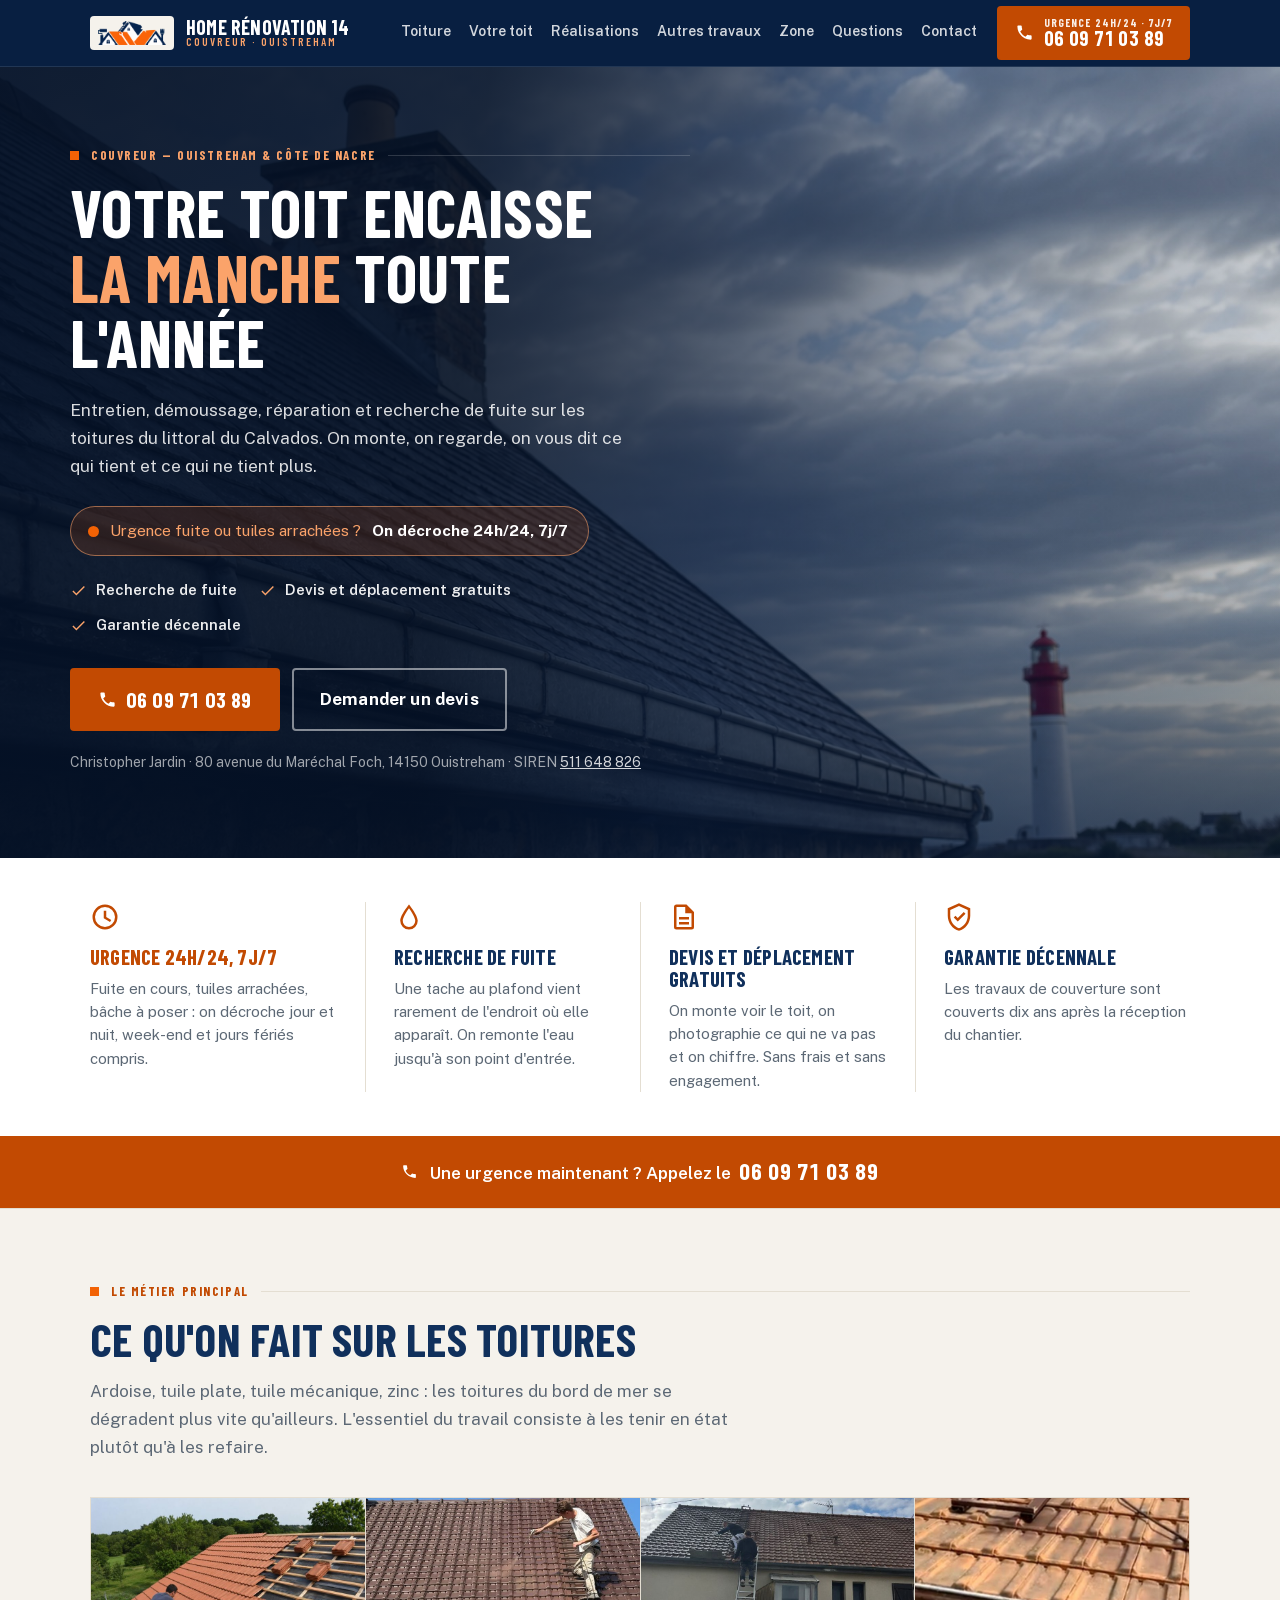
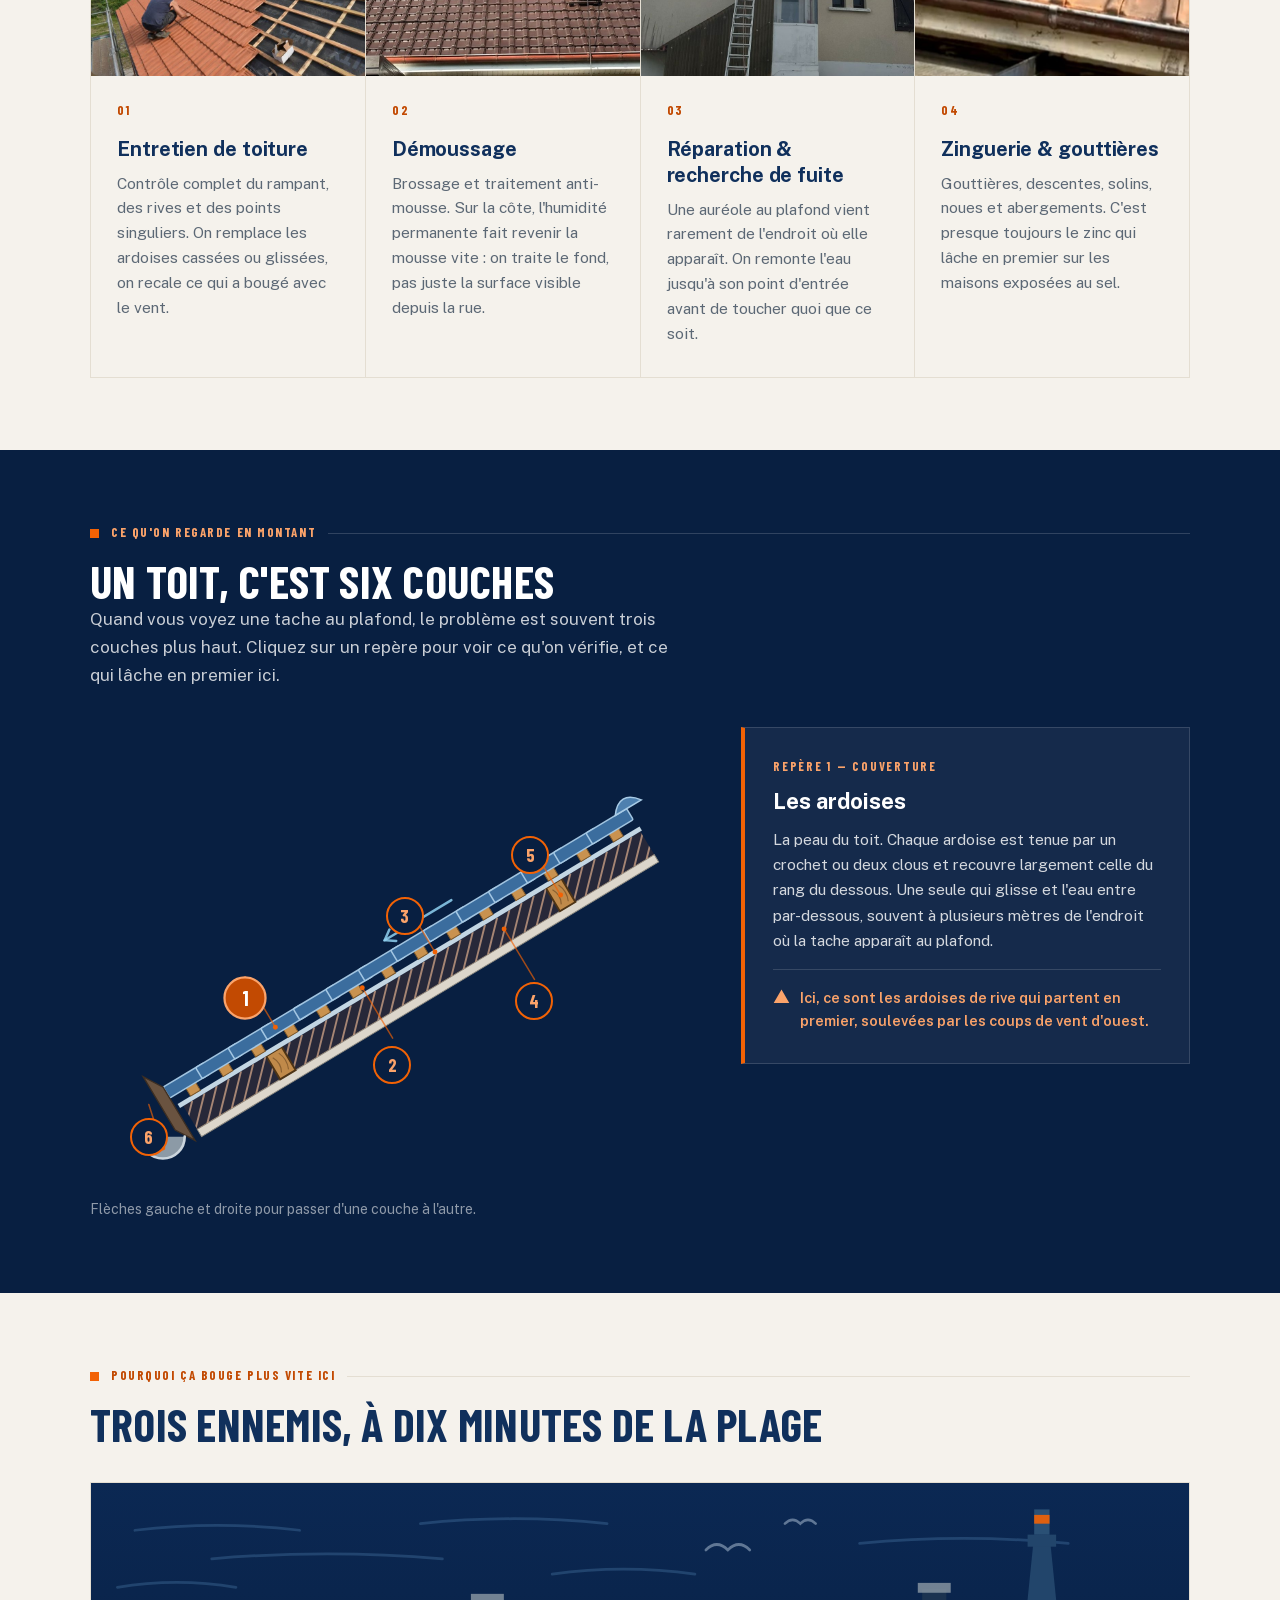
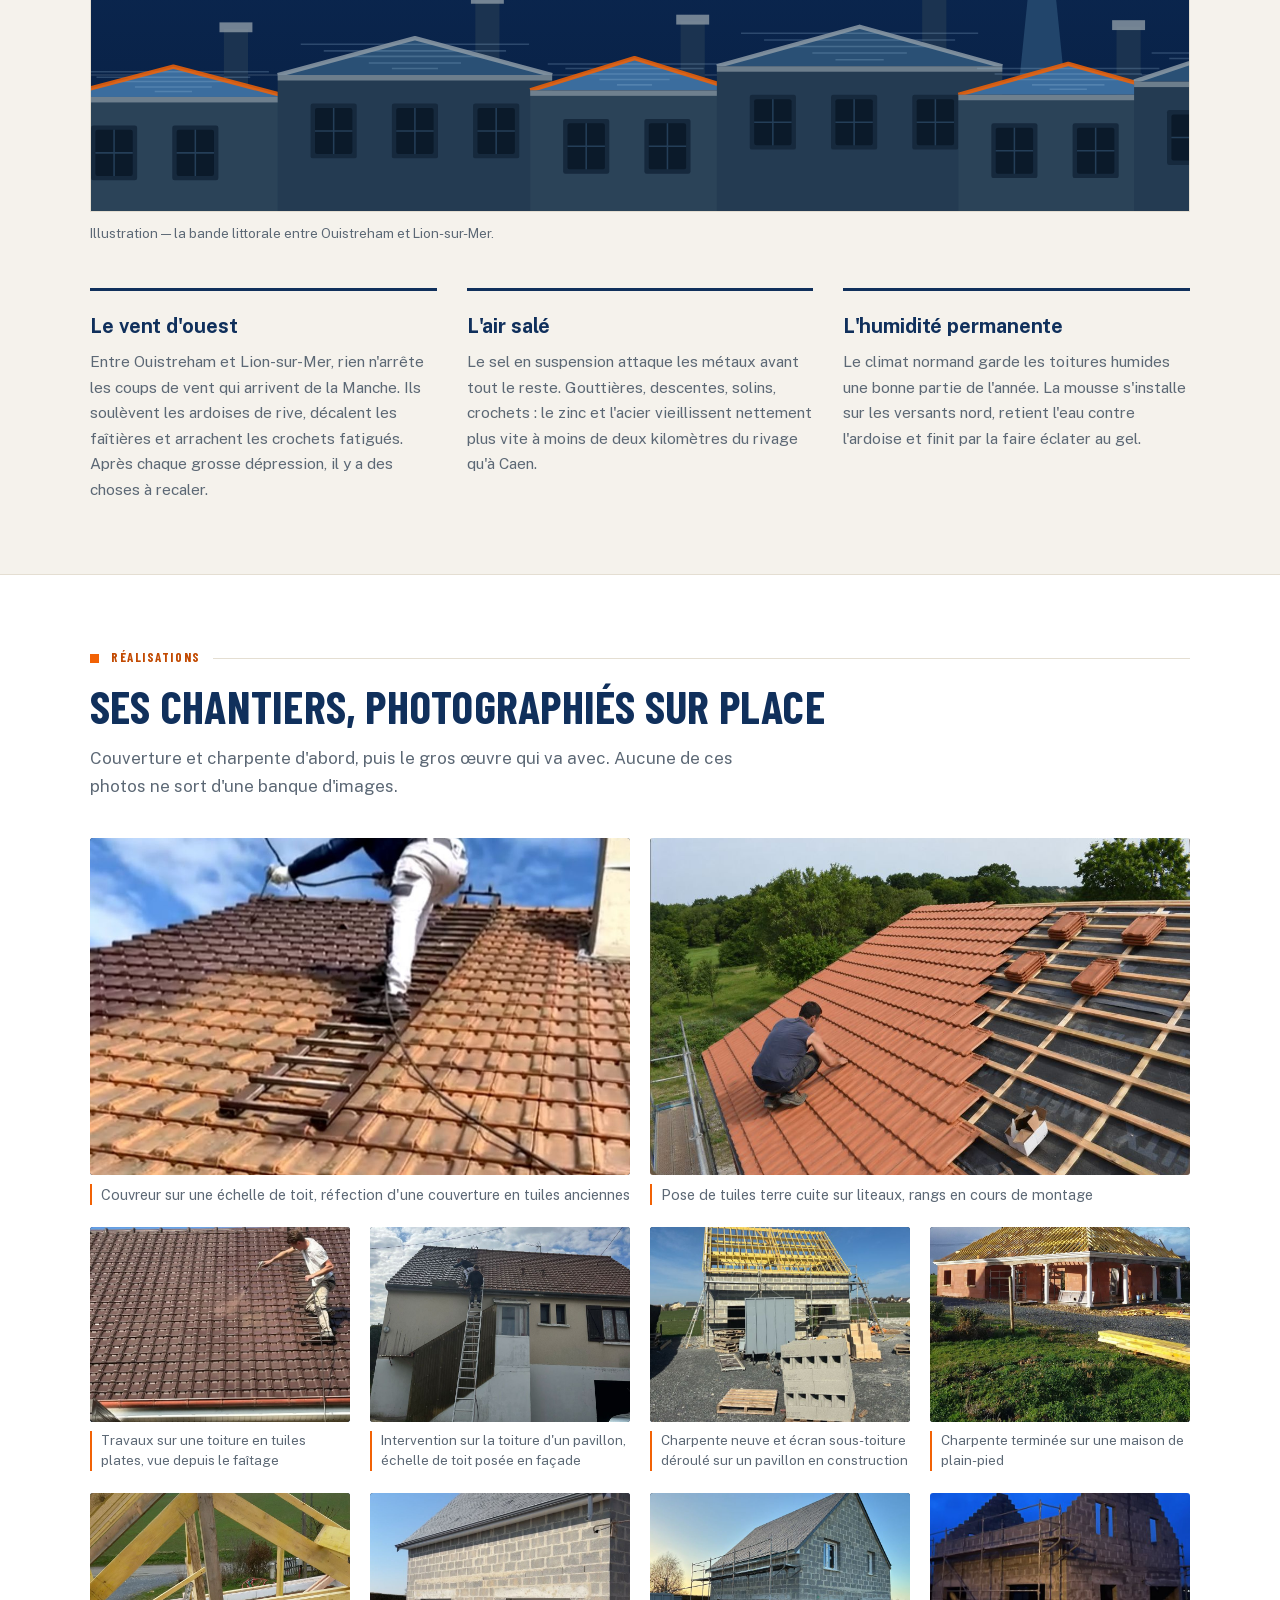
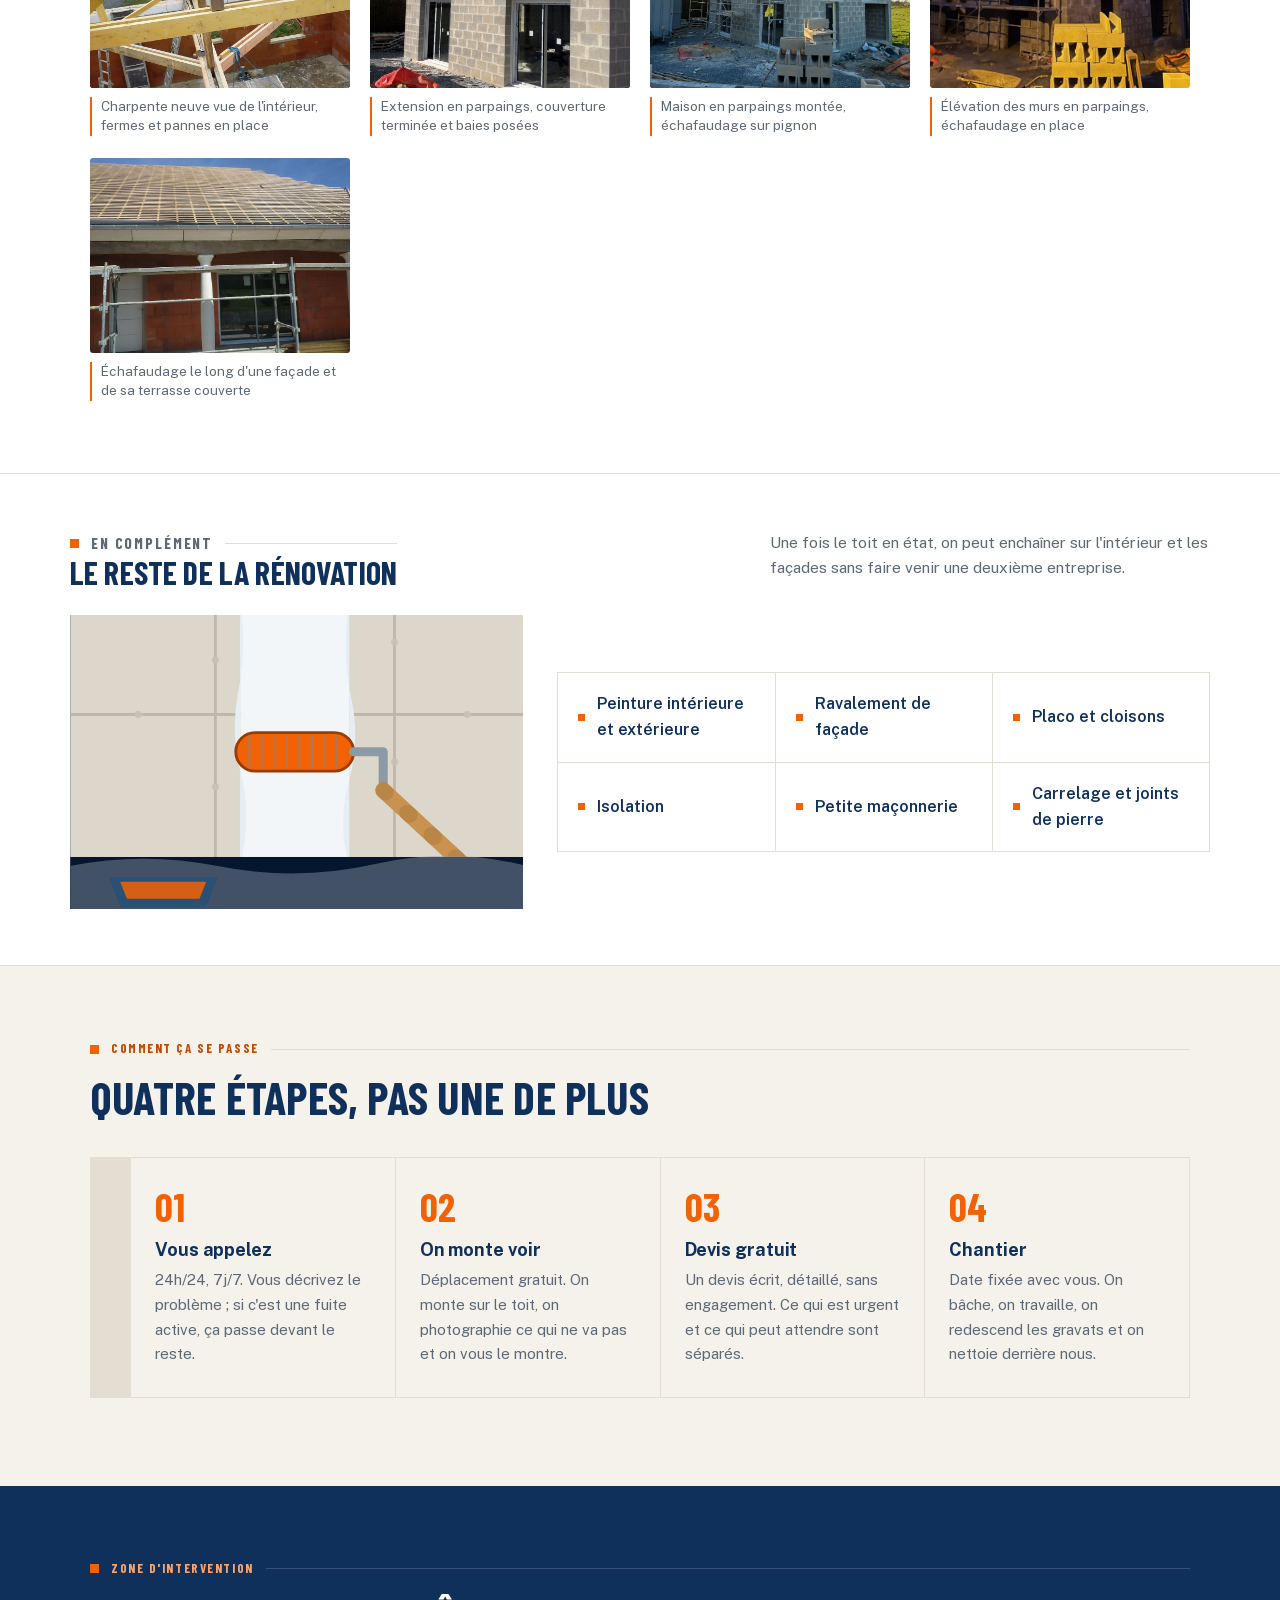
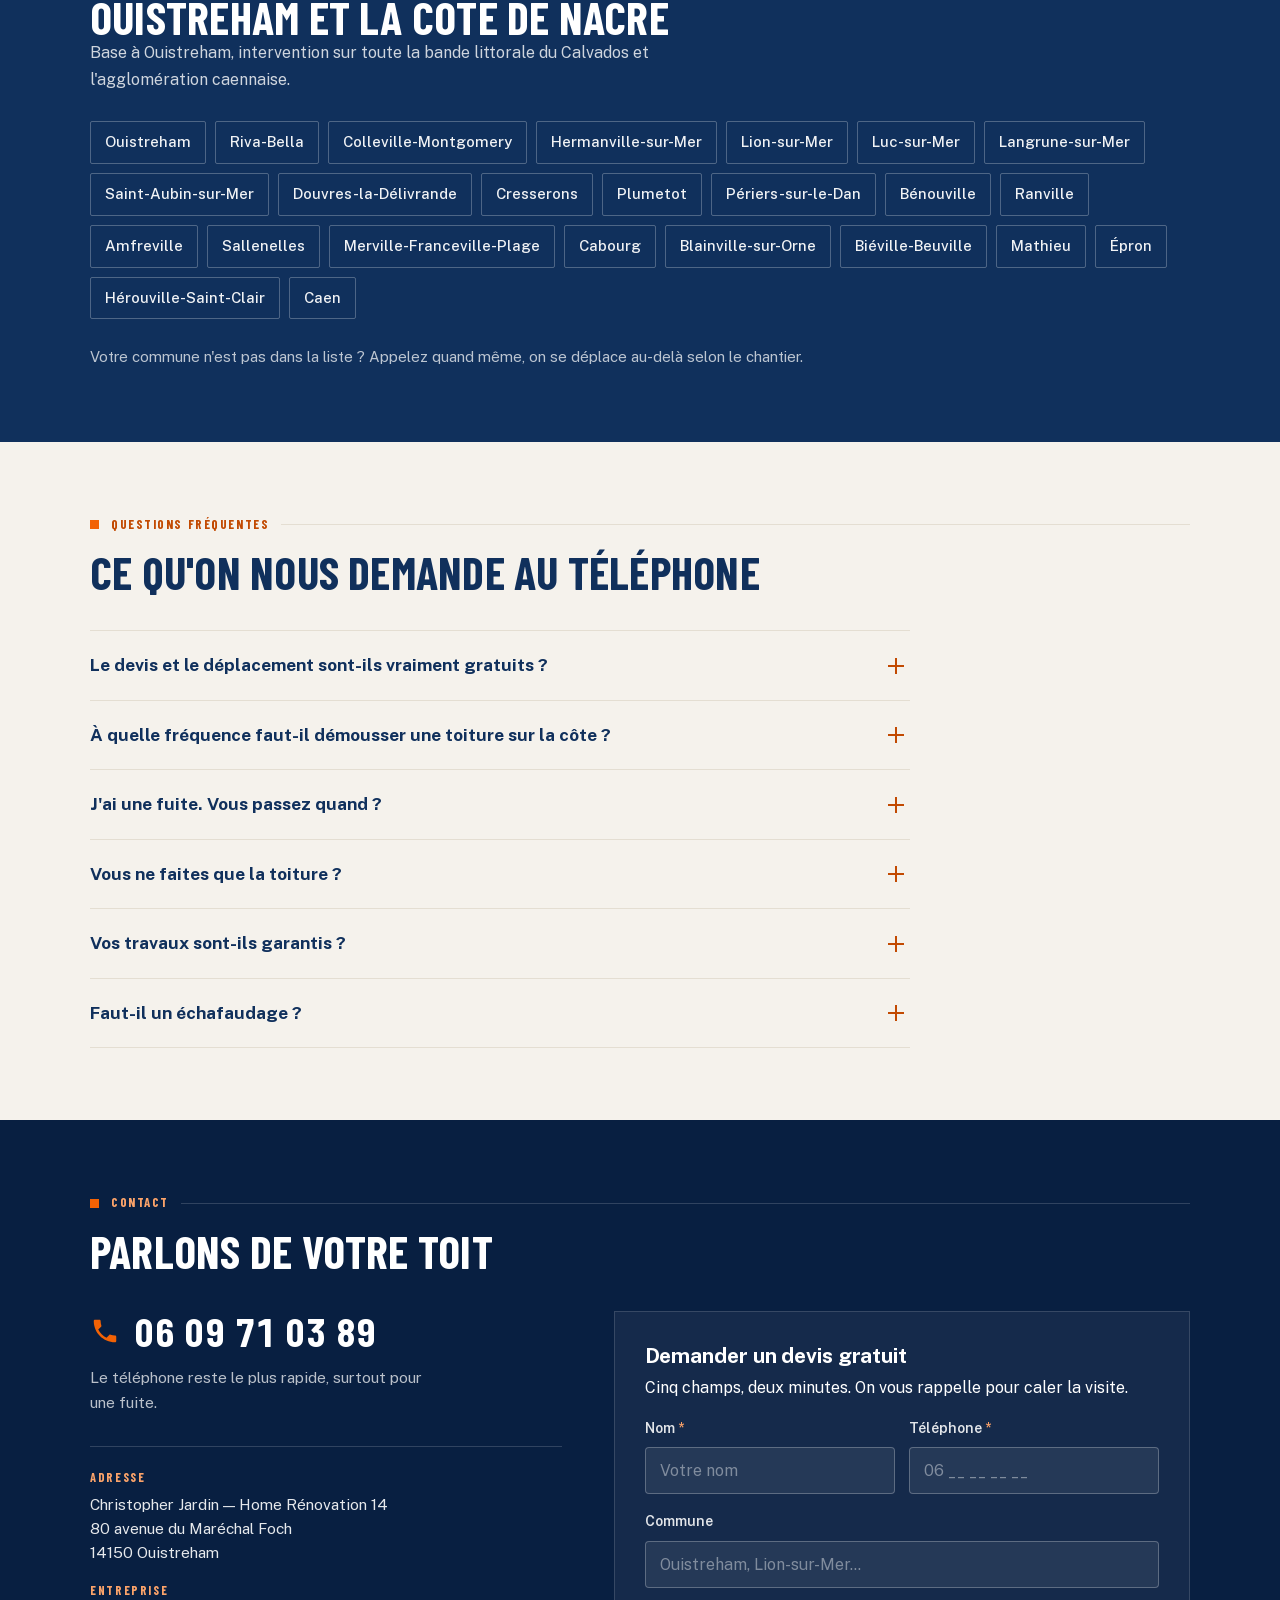
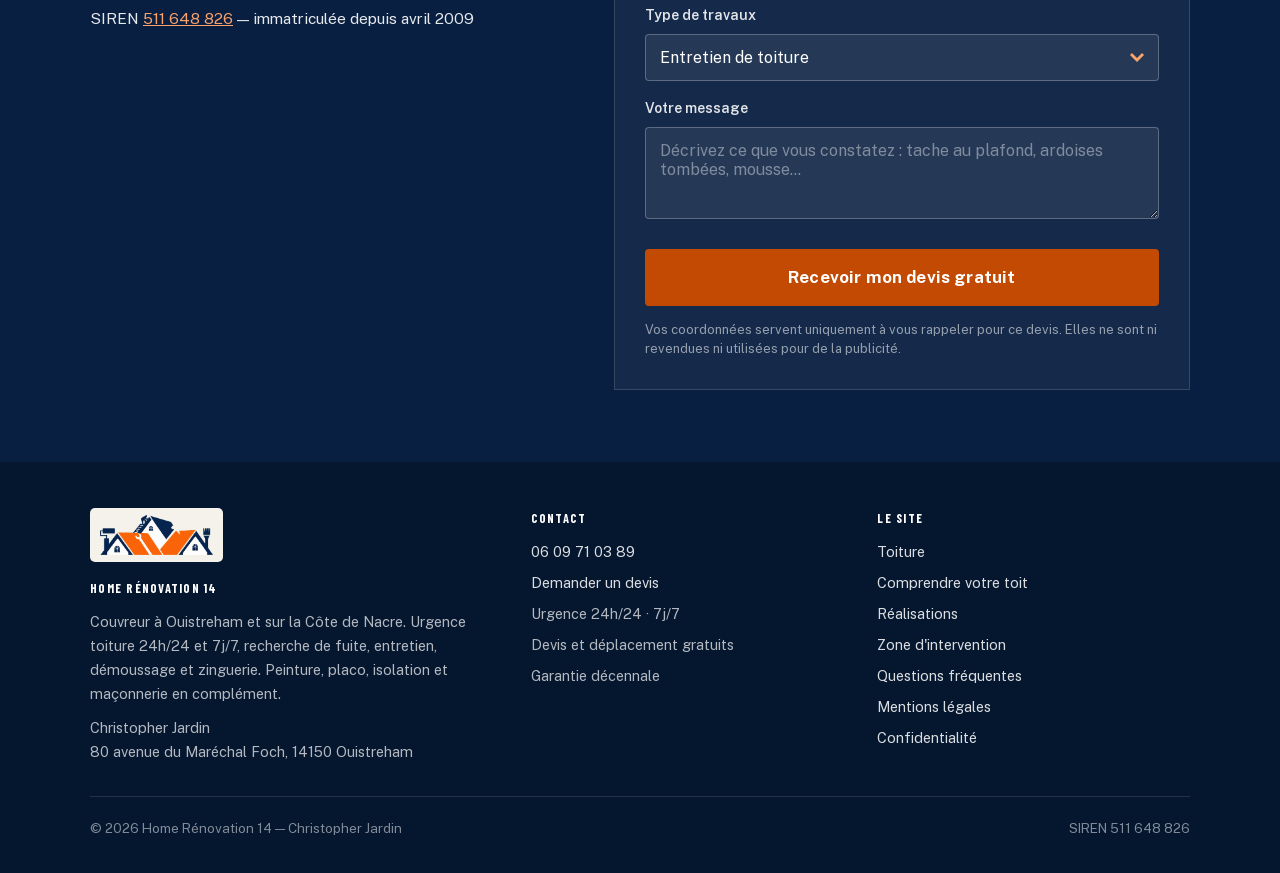
<file: index.html>
<!DOCTYPE html>
<html lang="fr">
<head>
<meta charset="UTF-8">
<meta name="viewport" content="width=device-width, initial-scale=1">
<title>Couvreur Ouistreham (14) — Urgence toiture 24h/24, 7j/7 | Recherche de fuite, devis gratuit</title>
<meta name="description" content="Couvreur à Ouistreham et sur la Côte de Nacre. Urgence toiture 24h/24 et 7j/7, recherche de fuite, entretien, démoussage, zinguerie. Devis et déplacement gratuits, garantie décennale. 06 09 71 03 89.">
<meta name="theme-color" content="#081F41">
<meta name="author" content="Christopher Jardin — Home Rénovation 14">
<link rel="canonical" href="https://znk-v.github.io/home-renovation-14/">

<meta property="og:title" content="Home Rénovation 14 — Couvreur à Ouistreham (Calvados)">
<meta property="og:description" content="Urgence toiture 24h/24, 7j/7. Recherche de fuite, entretien, démoussage, zinguerie sur la Côte de Nacre. Devis et déplacement gratuits, garantie décennale.">
<meta property="og:type" content="website">
<meta property="og:locale" content="fr_FR">
<meta property="og:site_name" content="Home Rénovation 14">
<meta property="og:url" content="https://znk-v.github.io/home-renovation-14/">
<meta property="og:image" content="https://znk-v.github.io/home-renovation-14/og-image.jpg">
<meta property="og:image:width" content="1200">
<meta property="og:image:height" content="630">
<meta property="og:image:alt" content="Home Rénovation 14 — couvreur à Ouistreham, devis et déplacement gratuits">
<meta name="twitter:card" content="summary_large_image">

<link rel="icon" href="favicon.ico" sizes="any">
<link rel="icon" type="image/png" sizes="512x512" href="img/favicon-512.png">
<link rel="apple-touch-icon" sizes="180x180" href="img/apple-touch-icon.png">

<link rel="preload" href="fonts/barlow-condensed-700-latin.woff2" as="font" type="font/woff2" crossorigin>
<link rel="preload" href="fonts/public-sans-var-latin.woff2" as="font" type="font/woff2" crossorigin>
<link rel="stylesheet" href="css/style.css?v=3974c232">
</head>
<body>
<a class="skip" href="#contenu">Aller au contenu</a>

<!-- ======================= HEADER ======================= -->
<header class="hdr">
  <div class="wrap hdr-in">
    <a class="mark" href="#contenu" aria-label="Home Rénovation 14, retour en haut de page">
      <img class="mark-logo" src="img/logo-mark-360.png" width="360" height="127" alt="">
      <span class="mark-txt"><b>Home Rénovation 14</b><span>Couvreur · Ouistreham</span></span>
    </a>
    <nav class="nav" aria-label="Navigation principale">
      <a href="#toiture">Toiture</a>
      <a href="#coupe">Votre toit</a>
      <a href="#realisations">Réalisations</a>
      <a href="#autres">Autres travaux</a>
      <a href="#zone">Zone</a>
      <a href="#faq">Questions</a>
      <a href="#contact">Contact</a>
    </nav>
    <a class="btn btn-tel hdr-cta" href="tel:+33609710389">
      <svg width="19" height="19" viewBox="0 0 24 24" fill="currentColor" aria-hidden="true"><path d="M6.6 10.8c1.4 2.8 3.8 5.1 6.6 6.6l2.2-2.2c.3-.3.7-.4 1-.2 1.2.4 2.4.6 3.6.6.6 0 1 .4 1 1V20c0 .6-.4 1-1 1-9.4 0-17-7.6-17-17 0-.6.4-1 1-1h3.5c.6 0 1 .4 1 1 0 1.3.2 2.5.6 3.6.1.4 0 .8-.2 1l-2.3 2.2z"/></svg>
      <span class="hdr-cta-txt">
        <span class="hdr-cta-lab">Urgence 24h/24 · 7j/7</span>
        <span class="tel-num">06 09 71 03 89</span>
      </span>
    </a>
  </div>
</header>

<main id="contenu">

<!-- ======================= HERO ======================= -->
<section class="hero dark">
  <picture>
    <source media="(max-width:600px)" srcset="img/hero-toiture-900.jpg">
    <img class="hero-photo" src="img/hero-toiture.jpg" width="1800" height="1013" fetchpriority="high"
         alt="Toiture en ardoise et gouttière zinc en bord de mer, un phare de la Côte de Nacre en arrière-plan">
  </picture>
  <span class="hero-voile" aria-hidden="true"></span>
  <div class="wrap hero-in">
    <div class="hero-txt">
      <p class="sur">Couvreur — Ouistreham &amp; Côte de Nacre</p>
      <h1>Votre toit encaisse<br><em>la Manche</em> toute l'année</h1>
      <p class="hero-lede">Entretien, démoussage, réparation et recherche de fuite sur les toitures
        du littoral du Calvados. On monte, on regarde, on vous dit ce qui tient et ce qui ne tient plus.</p>
      <p class="urgence-pill">
        <span class="pastille" aria-hidden="true"></span>
        Urgence fuite ou tuiles arrachées&nbsp;? <b>On décroche 24h/24, 7j/7</b>
      </p>
      <ul class="promesses">
        <li><svg width="17" height="17" viewBox="0 0 24 24" fill="currentColor" aria-hidden="true"><path d="M9 16.2 4.8 12l-1.4 1.4L9 19 21 7l-1.4-1.4z"/></svg> Recherche de fuite</li>
        <li><svg width="17" height="17" viewBox="0 0 24 24" fill="currentColor" aria-hidden="true"><path d="M9 16.2 4.8 12l-1.4 1.4L9 19 21 7l-1.4-1.4z"/></svg> Devis et déplacement gratuits</li>
        <li><svg width="17" height="17" viewBox="0 0 24 24" fill="currentColor" aria-hidden="true"><path d="M9 16.2 4.8 12l-1.4 1.4L9 19 21 7l-1.4-1.4z"/></svg> Garantie décennale</li>
      </ul>
      <div class="hero-cta">
        <a class="btn btn-tel" href="tel:+33609710389">
          <svg width="19" height="19" viewBox="0 0 24 24" fill="currentColor" aria-hidden="true"><path d="M6.6 10.8c1.4 2.8 3.8 5.1 6.6 6.6l2.2-2.2c.3-.3.7-.4 1-.2 1.2.4 2.4.6 3.6.6.6 0 1 .4 1 1V20c0 .6-.4 1-1 1-9.4 0-17-7.6-17-17 0-.6.4-1 1-1h3.5c.6 0 1 .4 1 1 0 1.3.2 2.5.6 3.6.1.4 0 .8-.2 1l-2.3 2.2z"/></svg>
          <span class="tel-num" style="font-size:21px">06 09 71 03 89</span>
        </a>
        <a class="btn btn-ghost" href="#contact">Demander un devis</a>
      </div>
      <p class="hero-note">Christopher Jardin · 80 avenue du Maréchal Foch, 14150 Ouistreham ·
        SIREN <a href="https://annuaire-entreprises.data.gouv.fr/entreprise/511648826" target="_blank" rel="noopener">511&nbsp;648&nbsp;826</a></p>
    </div>
  </div>
</section>

<!-- ======================= LES 4 ATOUTS ======================= -->
<section class="atouts" aria-label="Nos engagements">
  <div class="wrap atouts-grid">
      <article class="atout atout-247">
        <svg class="atout-ico" width="30" height="30" viewBox="0 0 24 24" fill="currentColor" aria-hidden="true"><path d="M12 2a10 10 0 1 0 0 20 10 10 0 0 0 0-20zm0 18a8 8 0 1 1 0-16 8 8 0 0 1 0 16zm1-13h-2v6l5 3 1-1.7-4-2.3z"/></svg>
        <h2>Urgence 24h/24, 7j/7</h2>
        <p>Fuite en cours, tuiles arrachées, bâche à poser : on décroche jour et nuit, week-end et jours fériés compris.</p>
      </article>
      <article class="atout atout-fuite">
        <svg class="atout-ico" width="30" height="30" viewBox="0 0 24 24" fill="currentColor" aria-hidden="true"><path d="M12 2S5 10.5 5 15a7 7 0 0 0 14 0c0-4.5-7-13-7-13zm0 18a5 5 0 0 1-5-5c0-2.6 3.2-7.6 5-10.1 1.8 2.5 5 7.5 5 10.1a5 5 0 0 1-5 5z"/></svg>
        <h2>Recherche de fuite</h2>
        <p>Une tache au plafond vient rarement de l'endroit où elle apparaît. On remonte l'eau jusqu'à son point d'entrée.</p>
      </article>
      <article class="atout atout-devis">
        <svg class="atout-ico" width="30" height="30" viewBox="0 0 24 24" fill="currentColor" aria-hidden="true"><path d="M14 2H6a2 2 0 0 0-2 2v16a2 2 0 0 0 2 2h12a2 2 0 0 0 2-2V8l-6-6zm4 18H6V4h7v5h5v11zM8 12h8v2H8v-2zm0 4h8v2H8v-2z"/></svg>
        <h2>Devis et déplacement gratuits</h2>
        <p>On monte voir le toit, on photographie ce qui ne va pas et on chiffre. Sans frais et sans engagement.</p>
      </article>
      <article class="atout atout-decennale">
        <svg class="atout-ico" width="30" height="30" viewBox="0 0 24 24" fill="currentColor" aria-hidden="true"><path d="M12 1 3 5v6c0 5.6 3.8 10.7 9 12 5.2-1.3 9-6.4 9-12V5l-9-4zm0 2.2 7 3.1V11c0 4.5-3 8.7-7 9.9-4-1.2-7-5.4-7-9.9V6.3l7-3.1zm-1 12.3-3.2-3.2 1.4-1.4L11 12.7l4.8-4.8 1.4 1.4-6.2 6.2z"/></svg>
        <h2>Garantie décennale</h2>
        <p>Les travaux de couverture sont couverts dix ans après la réception du chantier.</p>
      </article>
  </div>
  <a class="atouts-cta" href="tel:+33609710389">
    <svg width="17" height="17" viewBox="0 0 24 24" fill="currentColor" aria-hidden="true"><path d="M6.6 10.8c1.4 2.8 3.8 5.1 6.6 6.6l2.2-2.2c.3-.3.7-.4 1-.2 1.2.4 2.4.6 3.6.6.6 0 1 .4 1 1V20c0 .6-.4 1-1 1-9.4 0-17-7.6-17-17 0-.6.4-1 1-1h3.5c.6 0 1 .4 1 1 0 1.3.2 2.5.6 3.6.1.4 0 .8-.2 1l-2.3 2.2z"/></svg>
    <span>Une urgence maintenant&nbsp;? Appelez le <b>06 09 71 03 89</b></span>
  </a>
</section>

<!-- ======================= TOITURE ======================= -->
<section class="sect" id="toiture">
  <div class="wrap">
    <p class="sur">Le métier principal</p>
    <h2>Ce qu'on fait sur les toitures</h2>
    <p class="mesure" style="font-size:17px;color:var(--galet);margin-top:14px">
      Ardoise, tuile plate, tuile mécanique, zinc : les toitures du bord de mer se dégradent plus vite
      qu'ailleurs. L'essentiel du travail consiste à les tenir en état plutôt qu'à les refaire.</p>

    <div class="grid4">
      <article class="presta">
        <img class="presta-ill" src="img/presta-entretien.jpg" alt="Remplacement de tuiles terre cuite : rangs déposés, liteaux et écran sous-toiture apparents" width="800" height="520" loading="lazy" decoding="async">
        <div class="presta-txt">
          <span class="no">01</span>
          <h3>Entretien de toiture</h3>
          <p>Contrôle complet du rampant, des rives et des points singuliers. On remplace les ardoises
          cassées ou glissées, on recale ce qui a bougé avec le vent.</p>
        </div>
      </article>
      <article class="presta">
        <img class="presta-ill" src="img/presta-demoussage.jpg" alt="Démoussage d'une toiture au jet, la lance en action sur les tuiles" width="800" height="520" loading="lazy" decoding="async">
        <div class="presta-txt">
          <span class="no">02</span>
          <h3>Démoussage</h3>
          <p>Brossage et traitement anti-mousse. Sur la côte, l'humidité permanente fait revenir la mousse
          vite : on traite le fond, pas juste la surface visible depuis la rue.</p>
        </div>
      </article>
      <article class="presta">
        <img class="presta-ill" src="img/presta-fuite.jpg" alt="Deux couvreurs au bord du toit d'un pavillon, échelle de toit et échelle de façade en place" width="800" height="520" loading="lazy" decoding="async">
        <div class="presta-txt">
          <span class="no">03</span>
          <h3>Réparation &amp; recherche de fuite</h3>
          <p>Une auréole au plafond vient rarement de l'endroit où elle apparaît. On remonte l'eau
          jusqu'à son point d'entrée avant de toucher quoi que ce soit.</p>
        </div>
      </article>
      <article class="presta">
        <img class="presta-ill" src="img/presta-zinguerie.jpg" alt="Gouttière zinc en bas de pente d'une toiture en tuiles, sous-face et chevrons visibles" width="672" height="437" loading="lazy" decoding="async">
        <div class="presta-txt">
          <span class="no">04</span>
          <h3>Zinguerie &amp; gouttières</h3>
          <p>Gouttières, descentes, solins, noues et abergements. C'est presque toujours le zinc qui
          lâche en premier sur les maisons exposées au sel.</p>
        </div>
      </article>
    </div>
  </div>
</section>

<!-- ======================= COUPE (signature) ======================= -->
<section class="sect coupe dark" id="coupe">
  <div class="wrap">
    <p class="sur">Ce qu'on regarde en montant</p>
    <h2>Un toit, c'est six couches</h2>
    <p class="coupe-lede">Quand vous voyez une tache au plafond, le problème est souvent trois couches
      plus haut. Cliquez sur un repère pour voir ce qu'on vérifie, et ce qui lâche en premier ici.</p>

    <div class="coupe-grid">
      <div class="coupe-fig">
        <svg class="art-cut" viewBox="0 0 640 480" role="img" aria-labelledby="cutT" xmlns="http://www.w3.org/2000/svg">
<title id="cutT">Coupe d'un rampant de toiture en ardoise : couverture, liteaux, écran sous-toiture, isolation, charpente et gouttière zinc</title>
<defs><clipPath id="clipIso"><rect x="-6" y="14.5" width="562" height="28.5"/></clipPath></defs>
<g transform="translate(96,384) rotate(-31)">
<g class="cch" style="--d:0">
<rect x="-6" y="43" width="562" height="9" fill="#DCD6CB" stroke="#8E8A80" stroke-width="1"/>
</g>
<rect x="-6" y="14.5" width="562" height="28.5" fill="#F26205" fill-opacity=".13"/>
<g class="cch" style="--d:1">
<g clip-path="url(#clipIso)" stroke="#FBC49B" stroke-opacity=".6" stroke-width="2">
<line x1="-40" y1="14.5" x2="-68.5" y2="43"/>
<line x1="-25" y1="14.5" x2="-53.5" y2="43"/>
<line x1="-10" y1="14.5" x2="-38.5" y2="43"/>
<line x1="5" y1="14.5" x2="-23.5" y2="43"/>
<line x1="20" y1="14.5" x2="-8.5" y2="43"/>
<line x1="35" y1="14.5" x2="6.5" y2="43"/>
<line x1="50" y1="14.5" x2="21.5" y2="43"/>
<line x1="65" y1="14.5" x2="36.5" y2="43"/>
<line x1="80" y1="14.5" x2="51.5" y2="43"/>
<line x1="95" y1="14.5" x2="66.5" y2="43"/>
<line x1="110" y1="14.5" x2="81.5" y2="43"/>
<line x1="125" y1="14.5" x2="96.5" y2="43"/>
<line x1="140" y1="14.5" x2="111.5" y2="43"/>
<line x1="155" y1="14.5" x2="126.5" y2="43"/>
<line x1="170" y1="14.5" x2="141.5" y2="43"/>
<line x1="185" y1="14.5" x2="156.5" y2="43"/>
<line x1="200" y1="14.5" x2="171.5" y2="43"/>
<line x1="215" y1="14.5" x2="186.5" y2="43"/>
<line x1="230" y1="14.5" x2="201.5" y2="43"/>
<line x1="245" y1="14.5" x2="216.5" y2="43"/>
<line x1="260" y1="14.5" x2="231.5" y2="43"/>
<line x1="275" y1="14.5" x2="246.5" y2="43"/>
<line x1="290" y1="14.5" x2="261.5" y2="43"/>
<line x1="305" y1="14.5" x2="276.5" y2="43"/>
<line x1="320" y1="14.5" x2="291.5" y2="43"/>
<line x1="335" y1="14.5" x2="306.5" y2="43"/>
<line x1="350" y1="14.5" x2="321.5" y2="43"/>
<line x1="365" y1="14.5" x2="336.5" y2="43"/>
<line x1="380" y1="14.5" x2="351.5" y2="43"/>
<line x1="395" y1="14.5" x2="366.5" y2="43"/>
<line x1="410" y1="14.5" x2="381.5" y2="43"/>
<line x1="425" y1="14.5" x2="396.5" y2="43"/>
<line x1="440" y1="14.5" x2="411.5" y2="43"/>
<line x1="455" y1="14.5" x2="426.5" y2="43"/>
<line x1="470" y1="14.5" x2="441.5" y2="43"/>
<line x1="485" y1="14.5" x2="456.5" y2="43"/>
<line x1="500" y1="14.5" x2="471.5" y2="43"/>
<line x1="515" y1="14.5" x2="486.5" y2="43"/>
<line x1="530" y1="14.5" x2="501.5" y2="43"/>
<line x1="545" y1="14.5" x2="516.5" y2="43"/>
<line x1="560" y1="14.5" x2="531.5" y2="43"/>
<line x1="575" y1="14.5" x2="546.5" y2="43"/>
<line x1="590" y1="14.5" x2="561.5" y2="43"/>
</g>
</g>
<g class="cch" style="--d:2">
<rect x="96" y="14.5" width="19" height="28.5" fill="#C08A4A" stroke="#4E3415" stroke-width="2"/>
<path d="M101 19.5 q5 9 0 18 M109 18.5 q4.5 10 0 20" stroke="#8A6031" stroke-width="1.2" fill="none"/>
<rect x="440" y="14.5" width="19" height="28.5" fill="#C08A4A" stroke="#4E3415" stroke-width="2"/>
<path d="M445 19.5 q5 9 0 18 M453 18.5 q4.5 10 0 20" stroke="#8A6031" stroke-width="1.2" fill="none"/>
</g>
<g class="cch" style="--d:3">
<rect x="-10" y="9.5" width="568" height="5.0" fill="#C3D6E3"/>
</g>
<g class="cch" style="--d:4">
<rect x="6" y="0" width="12" height="9.5" fill="#C9924F" stroke="#7F5A2C" stroke-width="1"/>
<rect x="46" y="0" width="12" height="9.5" fill="#C9924F" stroke="#7F5A2C" stroke-width="1"/>
<rect x="86" y="0" width="12" height="9.5" fill="#C9924F" stroke="#7F5A2C" stroke-width="1"/>
<rect x="126" y="0" width="12" height="9.5" fill="#C9924F" stroke="#7F5A2C" stroke-width="1"/>
<rect x="166" y="0" width="12" height="9.5" fill="#C9924F" stroke="#7F5A2C" stroke-width="1"/>
<rect x="206" y="0" width="12" height="9.5" fill="#C9924F" stroke="#7F5A2C" stroke-width="1"/>
<rect x="246" y="0" width="12" height="9.5" fill="#C9924F" stroke="#7F5A2C" stroke-width="1"/>
<rect x="286" y="0" width="12" height="9.5" fill="#C9924F" stroke="#7F5A2C" stroke-width="1"/>
<rect x="326" y="0" width="12" height="9.5" fill="#C9924F" stroke="#7F5A2C" stroke-width="1"/>
<rect x="366" y="0" width="12" height="9.5" fill="#C9924F" stroke="#7F5A2C" stroke-width="1"/>
<rect x="406" y="0" width="12" height="9.5" fill="#C9924F" stroke="#7F5A2C" stroke-width="1"/>
<rect x="446" y="0" width="12" height="9.5" fill="#C9924F" stroke="#7F5A2C" stroke-width="1"/>
<rect x="486" y="0" width="12" height="9.5" fill="#C9924F" stroke="#7F5A2C" stroke-width="1"/>
<rect x="526" y="0" width="12" height="9.5" fill="#C9924F" stroke="#7F5A2C" stroke-width="1"/>
</g>
<g class="cch" style="--d:5">
<rect x="-14" y="-13.5" width="50" height="13.5" rx="1.5" fill="#3B6D9E" stroke="#A8CBE6" stroke-opacity=".95" stroke-width="1.6"/>
<rect x="26" y="-13.5" width="50" height="13.5" rx="1.5" fill="#3B6D9E" stroke="#A8CBE6" stroke-opacity=".95" stroke-width="1.6"/>
<rect x="66" y="-13.5" width="50" height="13.5" rx="1.5" fill="#3B6D9E" stroke="#A8CBE6" stroke-opacity=".95" stroke-width="1.6"/>
<rect x="106" y="-13.5" width="50" height="13.5" rx="1.5" fill="#3B6D9E" stroke="#A8CBE6" stroke-opacity=".95" stroke-width="1.6"/>
<rect x="146" y="-13.5" width="50" height="13.5" rx="1.5" fill="#3B6D9E" stroke="#A8CBE6" stroke-opacity=".95" stroke-width="1.6"/>
<rect x="186" y="-13.5" width="50" height="13.5" rx="1.5" fill="#3B6D9E" stroke="#A8CBE6" stroke-opacity=".95" stroke-width="1.6"/>
<rect x="226" y="-13.5" width="50" height="13.5" rx="1.5" fill="#3B6D9E" stroke="#A8CBE6" stroke-opacity=".95" stroke-width="1.6"/>
<rect x="266" y="-13.5" width="50" height="13.5" rx="1.5" fill="#3B6D9E" stroke="#A8CBE6" stroke-opacity=".95" stroke-width="1.6"/>
<rect x="306" y="-13.5" width="50" height="13.5" rx="1.5" fill="#3B6D9E" stroke="#A8CBE6" stroke-opacity=".95" stroke-width="1.6"/>
<rect x="346" y="-13.5" width="50" height="13.5" rx="1.5" fill="#3B6D9E" stroke="#A8CBE6" stroke-opacity=".95" stroke-width="1.6"/>
<rect x="386" y="-13.5" width="50" height="13.5" rx="1.5" fill="#3B6D9E" stroke="#A8CBE6" stroke-opacity=".95" stroke-width="1.6"/>
<rect x="426" y="-13.5" width="50" height="13.5" rx="1.5" fill="#3B6D9E" stroke="#A8CBE6" stroke-opacity=".95" stroke-width="1.6"/>
<rect x="466" y="-13.5" width="50" height="13.5" rx="1.5" fill="#3B6D9E" stroke="#A8CBE6" stroke-opacity=".95" stroke-width="1.6"/>
<rect x="506" y="-13.5" width="50" height="13.5" rx="1.5" fill="#3B6D9E" stroke="#A8CBE6" stroke-opacity=".95" stroke-width="1.6"/>
<path d="M542 -13.5 q16 -21 32 0 z" fill="#4E80AF" stroke="#A8CBE6" stroke-width="1.6"/>
</g>
<g class="cch" style="--d:7" stroke="#8FD0F0" stroke-opacity=".85" stroke-width="2.6" stroke-linecap="round" fill="none">
<path d="M348 -26 L266 -26"/><path d="M276 -33 L266 -26 L276 -19"/>
</g>
</g>
<g class="cch" style="--d:6">
<path d="M77 379.6 L110.8 435.8 L89.8 424.8 L56 368.6 Z" fill="#6A5340" stroke="#3D2E22" stroke-width="1.4"/>
<path d="M53.8 431.8 a23 23 0 0 0 46 0 z" fill="#8C9AA6"/>
<path d="M53.8 431.8 a23 23 0 0 0 46 0" fill="none" stroke="#CBD5DD" stroke-width="2.8" stroke-linecap="round"/>
</g>
<g class="rappels cch" style="--d:8" stroke="#F26205" stroke-opacity=".65" stroke-width="1.6" stroke-linecap="round">
<line x1="195.4" y1="316.4" x2="163.5" y2="263.3"/>
<circle cx="195.4" cy="316.4" r="2.6" fill="#F26205" stroke="none"/>
<line x1="287" y1="274.8" x2="319" y2="327.9"/>
<circle cx="287" cy="274.8" r="2.6" fill="#F26205" stroke="none"/>
<line x1="363.6" y1="237.2" x2="331.7" y2="184.1"/>
<circle cx="363.6" cy="237.2" r="2.6" fill="#F26205" stroke="none"/>
<line x1="436.5" y1="212.9" x2="468.5" y2="266.1"/>
<circle cx="436.5" cy="212.9" r="2.6" fill="#F26205" stroke="none"/>
<line x1="496.1" y1="177.1" x2="464.2" y2="124"/>
<circle cx="496.1" cy="177.1" r="2.6" fill="#F26205" stroke="none"/>
<line x1="76.8" y1="443.8" x2="62" y2="398"/>
<circle cx="76.8" cy="443.8" r="2.6" fill="#F26205" stroke="none"/>
</g>
</svg>
        <div id="hotspots" role="tablist" aria-label="Couches de la toiture">
          <button class="hot" role="tab" data-i="0" aria-selected="true"  aria-controls="cp" data-label="Ardoises"  style="--i:0;left:25.5%;top:54.8%">1</button>
          <button class="hot" role="tab" data-i="1" aria-selected="false" aria-controls="cp" data-label="Liteaux"   style="--i:1;left:49.8%;top:68.3%">2</button>
          <button class="hot" role="tab" data-i="2" aria-selected="false" aria-controls="cp" data-label="Écran"     style="--i:2;left:51.8%;top:38.3%">3</button>
          <button class="hot" role="tab" data-i="3" aria-selected="false" aria-controls="cp" data-label="Isolation" style="--i:3;left:73.2%;top:55.4%">4</button>
          <button class="hot" role="tab" data-i="4" aria-selected="false" aria-controls="cp" data-label="Charpente" style="--i:4;left:72.5%;top:25.8%">5</button>
          <button class="hot" role="tab" data-i="5" aria-selected="false" aria-controls="cp" data-label="Gouttière" style="--i:5;left:9.7%;top:82.9%">6</button>
        </div>
        <p class="coupe-hint">Flèches gauche et droite pour passer d'une couche à l'autre.</p>
      </div>

      <div class="coupe-panel" id="cp" role="tabpanel" tabindex="0" aria-live="polite">
        <span class="kicker" id="cpK">Repère 1</span>
        <h3 id="cpT">La couverture</h3>
        <p id="cpP">…</p>
        <p class="alerte">
          <svg width="17" height="17" viewBox="0 0 24 24" fill="currentColor" aria-hidden="true"><path d="M12 2 1 21h22L12 2zm1 15h-2v2h2v-2zm0-8h-2v6h2V9z"/></svg>
          <span id="cpA">…</span>
        </p>
      </div>
    </div>
  </div>
</section>

<!-- ======================= CLIMAT ======================= -->
<section class="sect" id="climat">
  <div class="wrap">
    <p class="sur">Pourquoi ça bouge plus vite ici</p>
    <h2>Trois ennemis, à dix minutes de la plage</h2>
    <img class="bandeau" src="img/ill-climat.svg" width="1000" height="300" loading="lazy"
         alt="Rangée de maisons normandes à toiture d'ardoise face à la Manche, le phare de Ouistreham au fond">
    <p class="bandeau-legende">Illustration — la bande littorale entre Ouistreham et Lion-sur-Mer.</p>

    <div class="climat" style="margin-top:44px">
      <article>
        <h3>Le vent d'ouest</h3>
        <p>Entre Ouistreham et Lion-sur-Mer, rien n'arrête les coups de vent qui arrivent de la Manche.
          Ils soulèvent les ardoises de rive, décalent les faîtières et arrachent les crochets fatigués.
          Après chaque grosse dépression, il y a des choses à recaler.</p>
      </article>
      <article>
        <h3>L'air salé</h3>
        <p>Le sel en suspension attaque les métaux avant tout le reste. Gouttières, descentes, solins,
          crochets : le zinc et l'acier vieillissent nettement plus vite à moins de deux kilomètres du
          rivage qu'à Caen.</p>
      </article>
      <article>
        <h3>L'humidité permanente</h3>
        <p>Le climat normand garde les toitures humides une bonne partie de l'année. La mousse s'installe
          sur les versants nord, retient l'eau contre l'ardoise et finit par la faire éclater au gel.</p>
      </article>
    </div>
  </div>
</section>

<!-- ======================= RÉALISATIONS ======================= -->
<section class="sect realisations" id="realisations">
  <div class="wrap">
    <p class="sur">Réalisations</p>
    <h2>Ses chantiers, photographiés sur place</h2>
    <p class="mesure" style="font-size:17px;color:var(--galet);margin-top:14px">
      Couverture et charpente d'abord, puis le gros œuvre qui va avec. Aucune de ces photos
      ne sort d'une banque d'images.</p>

    <div class="galerie">
      <figure class="chantier">
        <img src="img/chantiers/01-couvreur-echelle-de-toit.jpg" alt="Couvreur sur une échelle de toit, réfection d'une couverture en tuiles anciennes" loading="lazy" decoding="async" style="object-position:50% 32%">
        <figcaption>Couvreur sur une échelle de toit, réfection d'une couverture en tuiles anciennes</figcaption>
      </figure>
      <figure class="chantier">
        <img src="img/chantiers/02-pose-tuiles-terre-cuite-liteaux.jpg" alt="Pose de tuiles terre cuite sur liteaux, rangs en cours de montage" loading="lazy" decoding="async" style="object-position:50% 50%">
        <figcaption>Pose de tuiles terre cuite sur liteaux, rangs en cours de montage</figcaption>
      </figure>
      <figure class="chantier">
        <img src="img/chantiers/03-travaux-toiture-tuiles-plates.jpg" alt="Travaux sur une toiture en tuiles plates, vue depuis le faîtage" loading="lazy" decoding="async" style="object-position:50% 40%">
        <figcaption>Travaux sur une toiture en tuiles plates, vue depuis le faîtage</figcaption>
      </figure>
      <figure class="chantier">
        <img src="img/chantiers/04-intervention-toiture-echelle.jpg" alt="Intervention sur la toiture d'un pavillon, échelle de toit posée en façade" loading="lazy" decoding="async" style="object-position:50% 38%">
        <figcaption>Intervention sur la toiture d'un pavillon, échelle de toit posée en façade</figcaption>
      </figure>
      <figure class="chantier">
        <img src="img/chantiers/05-charpente-ecran-sous-toiture.jpg" alt="Charpente neuve et écran sous-toiture déroulé sur un pavillon en construction" loading="lazy" decoding="async" style="object-position:50% 42%">
        <figcaption>Charpente neuve et écran sous-toiture déroulé sur un pavillon en construction</figcaption>
      </figure>
      <figure class="chantier">
        <img src="img/chantiers/06-charpente-maison-plain-pied.jpg" alt="Charpente terminée sur une maison de plain-pied" loading="lazy" decoding="async" style="object-position:50% 30%">
        <figcaption>Charpente terminée sur une maison de plain-pied</figcaption>
      </figure>
      <figure class="chantier">
        <img src="img/chantiers/07-charpente-neuve-vue-interieure.jpg" alt="Charpente neuve vue de l'intérieur, fermes et pannes en place" loading="lazy" decoding="async" style="object-position:50% 28%">
        <figcaption>Charpente neuve vue de l'intérieur, fermes et pannes en place</figcaption>
      </figure>
      <figure class="chantier">
        <img src="img/chantiers/08-extension-parpaings-toiture-posee.jpg" alt="Extension en parpaings, couverture terminée et baies posées" loading="lazy" decoding="async" style="object-position:50% 40%">
        <figcaption>Extension en parpaings, couverture terminée et baies posées</figcaption>
      </figure>
      <figure class="chantier">
        <img src="img/chantiers/09-maison-parpaings-echafaudage.jpg" alt="Maison en parpaings montée, échafaudage sur pignon" loading="lazy" decoding="async" style="object-position:50% 45%">
        <figcaption>Maison en parpaings montée, échafaudage sur pignon</figcaption>
      </figure>
      <figure class="chantier">
        <img src="img/chantiers/10-elevation-murs-parpaings-soir.jpg" alt="Élévation des murs en parpaings, échafaudage en place" loading="lazy" decoding="async" style="object-position:50% 50%">
        <figcaption>Élévation des murs en parpaings, échafaudage en place</figcaption>
      </figure>
      <figure class="chantier">
        <img src="img/chantiers/11-echafaudage-facade-maison.jpg" alt="Échafaudage le long d'une façade et de sa terrasse couverte" loading="lazy" decoding="async" style="object-position:50% 50%">
        <figcaption>Échafaudage le long d'une façade et de sa terrasse couverte</figcaption>
      </figure>
    </div>
  </div>
</section>

<!-- ======================= AUTRES MÉTIERS (secondaire) ======================= -->
<section class="secondaire" id="autres">
  <div class="wrap sect">
    <div class="sec-head">
      <div>
        <p class="sur">En complément</p>
        <h2>Le reste de la rénovation</h2>
      </div>
      <p>Une fois le toit en état, on peut enchaîner sur l'intérieur et les façades sans faire venir
        une deuxième entreprise.</p>
    </div>
    <div class="sec-grid">
      <img class="sec-ill" src="img/ill-autres.svg" width="400" height="260" loading="lazy"
           alt="Chantier intérieur : cloison en plaques de plâtre, bande de peinture fraîche, rouleau et bac">
    <ul class="sec-list">
      <li>Peinture intérieure et extérieure</li>
      <li>Ravalement de façade</li>
      <li>Placo et cloisons</li>
      <li>Isolation</li>
      <li>Petite maçonnerie</li>
      <li>Carrelage et joints de pierre</li>
    </ul>
    </div>
  </div>
</section>

<!-- ======================= MÉTHODE ======================= -->
<section class="sect" id="methode">
  <div class="wrap">
    <p class="sur">Comment ça se passe</p>
    <h2>Quatre étapes, pas une de plus</h2>
    <ol class="etapes">
      <li><span class="n">01</span><h3>Vous appelez</h3><p>24h/24, 7j/7. Vous décrivez le problème&nbsp;; si c'est une fuite active, ça passe devant le reste.</p></li>
      <li><span class="n">02</span><h3>On monte voir</h3><p>Déplacement gratuit. On monte sur le toit, on photographie ce qui ne va pas et on vous le montre.</p></li>
      <li><span class="n">03</span><h3>Devis gratuit</h3><p>Un devis écrit, détaillé, sans engagement. Ce qui est urgent et ce qui peut attendre sont séparés.</p></li>
      <li><span class="n">04</span><h3>Chantier</h3><p>Date fixée avec vous. On bâche, on travaille, on redescend les gravats et on nettoie derrière nous.</p></li>
    </ol>
  </div>
</section>

<!-- ======================= ZONE ======================= -->
<section class="sect zone dark" id="zone">
  <div class="wrap">
    <p class="sur">Zone d'intervention</p>
    <h2>Ouistreham et la Côte de Nacre</h2>
    <p class="zone-lede">Base à Ouistreham, intervention sur toute la bande littorale du Calvados
      et l'agglomération caennaise.</p>
    <ul class="communes">
      <li>Ouistreham</li><li>Riva-Bella</li><li>Colleville-Montgomery</li><li>Hermanville-sur-Mer</li>
      <li>Lion-sur-Mer</li><li>Luc-sur-Mer</li><li>Langrune-sur-Mer</li><li>Saint-Aubin-sur-Mer</li>
      <li>Douvres-la-Délivrande</li><li>Cresserons</li><li>Plumetot</li><li>Périers-sur-le-Dan</li>
      <li>Bénouville</li><li>Ranville</li><li>Amfreville</li><li>Sallenelles</li>
      <li>Merville-Franceville-Plage</li><li>Cabourg</li><li>Blainville-sur-Orne</li>
      <li>Biéville-Beuville</li><li>Mathieu</li><li>Épron</li><li>Hérouville-Saint-Clair</li><li>Caen</li>
    </ul>
    <p class="zone-out">Votre commune n'est pas dans la liste ? Appelez quand même, on se déplace au-delà
      selon le chantier.</p>
  </div>
</section>

<!-- ======================= FAQ ======================= -->
<section class="sect" id="faq">
  <div class="wrap">
    <p class="sur">Questions fréquentes</p>
    <h2>Ce qu'on nous demande au téléphone</h2>
    <div class="faq" id="faqList">

      <div class="faq-item">
        <h3><button class="faq-q" aria-expanded="false">Le devis et le déplacement sont-ils vraiment gratuits&nbsp;?</button></h3>
        <div class="faq-a"><div>Oui, les deux. On se déplace pour monter voir la toiture et vous remettre un devis
          écrit, sans que ça vous engage à quoi que ce soit et sans frais si vous ne donnez pas suite.</div></div>
      </div>

      <div class="faq-item">
        <h3><button class="faq-q" aria-expanded="false">À quelle fréquence faut-il démousser une toiture sur la côte&nbsp;?</button></h3>
        <div class="faq-a"><div>Comptez un passage tous les trois à cinq ans en bord de mer, contre sept à dix ans
          à l'intérieur des terres. Les versants nord et les toitures à faible pente se chargent le plus vite.
          Un contrôle visuel une fois par an suffit à voir si l'échéance approche.</div></div>
      </div>

      <div class="faq-item">
        <h3><button class="faq-q" aria-expanded="false">J'ai une fuite. Vous passez quand&nbsp;?</button></h3>
        <div class="faq-a"><div>On décroche 24h/24 et 7j/7, week-end et jours fériés compris. Une fuite active passe
          devant les chantiers d'entretien. Appelez plutôt que d'écrire&nbsp;: on vous dit au téléphone quand on
          arrive, et ce que vous pouvez faire en attendant pour limiter les dégâts à l'intérieur.</div></div>
      </div>

      <div class="faq-item">
        <h3><button class="faq-q" aria-expanded="false">Vous ne faites que la toiture&nbsp;?</button></h3>
        <div class="faq-a"><div>La toiture est l'activité principale. On fait aussi la peinture, le ravalement,
          le placo, l'isolation, la petite maçonnerie et le carrelage, ce qui évite de faire venir une seconde
          entreprise quand un chantier de toiture ouvre sur des reprises à l'intérieur.</div></div>
      </div>

      <div class="faq-item">
        <h3><button class="faq-q" aria-expanded="false">Vos travaux sont-ils garantis&nbsp;?</button></h3>
        <div class="faq-a"><div>Oui. Les travaux de couverture sont couverts par la garantie décennale&nbsp;:
          pendant dix ans après la réception du chantier, tout désordre qui compromet l'étanchéité ou la solidité
          de l'ouvrage est pris en charge. L'attestation vous est remise avec le devis.</div></div>
      </div>

      <div class="faq-item">
        <h3><button class="faq-q" aria-expanded="false">Faut-il un échafaudage&nbsp;?</button></h3>
        <div class="faq-a"><div>Pas systématiquement. Pour un démoussage ou le remplacement de quelques ardoises,
          une échelle de toit suffit dans la plupart des cas. On vous le dit lors de la visite&nbsp;: si un
          échafaudage est nécessaire, il apparaît sur le devis, jamais en supplément après coup.</div></div>
      </div>

    </div>
  </div>
</section>

<!-- ======================= CONTACT ======================= -->
<section class="sect contact dark" id="contact">
  <div class="wrap">
    <p class="sur">Contact</p>
    <h2>Parlons de votre toit</h2>

    <div class="contact-grid">
      <div>
        <a class="co-tel" href="tel:+33609710389">
          <svg width="30" height="30" viewBox="0 0 24 24" fill="currentColor" aria-hidden="true"><path d="M6.6 10.8c1.4 2.8 3.8 5.1 6.6 6.6l2.2-2.2c.3-.3.7-.4 1-.2 1.2.4 2.4.6 3.6.6.6 0 1 .4 1 1V20c0 .6-.4 1-1 1-9.4 0-17-7.6-17-17 0-.6.4-1 1-1h3.5c.6 0 1 .4 1 1 0 1.3.2 2.5.6 3.6.1.4 0 .8-.2 1l-2.3 2.2z"/></svg>
          06 09 71 03 89
        </a>
        <p class="co-sub">Le téléphone reste le plus rapide, surtout pour une fuite.</p>

        <dl class="co-bloc">
          <dt>Adresse</dt>
          <dd>Christopher Jardin — Home Rénovation 14<br>80 avenue du Maréchal Foch<br>14150 Ouistreham</dd>
          <dt>Entreprise</dt>
          <dd>SIREN <a href="https://annuaire-entreprises.data.gouv.fr/entreprise/511648826" target="_blank" rel="noopener" style="color:var(--tuile-clair)">511 648 826</a> — immatriculée depuis avril 2009</dd>
        </dl>
      </div>

      <div class="form" id="formBox">
        <div class="form-body">
          <h3>Demander un devis gratuit</h3>
          <p>Cinq champs, deux minutes. On vous rappelle pour caler la visite.</p>
          <form id="devis" novalidate>
            <div class="duo">
              <div class="champ">
                <label for="nom">Nom <span class="req">*</span></label>
                <input id="nom" name="nom" type="text" autocomplete="name" required placeholder="Votre nom">
                <span class="msg-err">Indiquez votre nom.</span>
              </div>
              <div class="champ">
                <label for="tel">Téléphone <span class="req">*</span></label>
                <input id="tel" name="telephone" type="tel" autocomplete="tel" inputmode="tel" required placeholder="06 __ __ __ __">
                <span class="msg-err">Un numéro à 10 chiffres.</span>
              </div>
            </div>
            <div class="champ">
              <label for="ville">Commune</label>
              <input id="ville" name="ville" type="text" autocomplete="address-level2" placeholder="Ouistreham, Lion-sur-Mer…">
            </div>
            <div class="champ">
              <label for="type">Type de travaux</label>
              <select id="type" name="type_travaux">
                <option value="Entretien de toiture">Entretien de toiture</option>
                <option value="Démoussage">Démoussage</option>
                <option value="Fuite / réparation">Fuite ou réparation</option>
                <option value="Zinguerie / gouttières">Zinguerie et gouttières</option>
                <option value="Peinture / ravalement">Peinture ou ravalement</option>
                <option value="Placo / isolation">Placo ou isolation</option>
                <option value="Maçonnerie / carrelage">Maçonnerie ou carrelage</option>
                <option value="Autre">Autre</option>
              </select>
            </div>
            <div class="champ">
              <label for="msg">Votre message</label>
              <textarea id="msg" name="message" placeholder="Décrivez ce que vous constatez : tache au plafond, ardoises tombées, mousse…"></textarea>
            </div>
            <button class="btn btn-tel" type="submit" id="submitBtn">Recevoir mon devis gratuit</button>
            <p class="form-legal">Vos coordonnées servent uniquement à vous rappeler pour ce devis.
              Elles ne sont ni revendues ni utilisées pour de la publicité.</p>
          </form>
        </div>

        <div class="merci" id="merci">
          <div class="ok"><svg width="26" height="26" viewBox="0 0 24 24" fill="currentColor" aria-hidden="true"><path d="M9 16.2 4.8 12l-1.4 1.4L9 19 21 7l-1.4-1.4z"/></svg></div>
          <h3>Demande envoyée</h3>
          <p id="merciTxt">On vous rappelle pour caler la visite.<br>
            Pour une fuite en cours, appelez directement le <a href="tel:+33609710389">06&nbsp;09&nbsp;71&nbsp;03&nbsp;89</a>.</p>
        </div>
      </div>
    </div>
  </div>
</section>

</main>

<!-- ======================= FOOTER ======================= -->
<footer class="ftr">
  <div class="wrap">
    <div class="ftr-grid">
      <div>
        <img class="ftr-logo" src="img/logo-mark-360.png" width="360" height="127" alt="Home Rénovation 14">
        <strong>Home Rénovation 14</strong>
        <p style="margin:0 0 10px">Couvreur à Ouistreham et sur la Côte de Nacre. Urgence toiture 24h/24 et 7j/7,
          recherche de fuite, entretien, démoussage et zinguerie. Peinture, placo, isolation et maçonnerie
          en complément.</p>
        <p style="margin:0">Christopher Jardin<br>80 avenue du Maréchal Foch, 14150 Ouistreham</p>
      </div>
      <div>
        <strong>Contact</strong>
        <ul>
          <li><a href="tel:+33609710389">06 09 71 03 89</a></li>
          <li><a href="#contact">Demander un devis</a></li>
          <li>Urgence 24h/24 · 7j/7</li>
          <li>Devis et déplacement gratuits</li>
          <li>Garantie décennale</li>
        </ul>
      </div>
      <div>
        <strong>Le site</strong>
        <ul>
          <li><a href="#toiture">Toiture</a></li>
          <li><a href="#coupe">Comprendre votre toit</a></li>
          <li><a href="#realisations">Réalisations</a></li>
          <li><a href="#zone">Zone d'intervention</a></li>
          <li><a href="#faq">Questions fréquentes</a></li>
          <li><a href="mentions-legales.html">Mentions légales</a></li>
          <li><a href="politique-confidentialite.html">Confidentialité</a></li>
        </ul>
      </div>
    </div>
    <div class="ftr-bas">
      <span>© <span id="an">2026</span> Home Rénovation 14 — Christopher Jardin</span>
      <span>SIREN 511 648 826</span>
    </div>
  </div>
</footer>

<a class="sticky-tel" href="tel:+33609710389">
  <span class="sticky-lab">24h/24<br>7j/7</span>
  <span class="sticky-num"><svg width="21" height="21" viewBox="0 0 24 24" fill="currentColor" aria-hidden="true"><path d="M6.6 10.8c1.4 2.8 3.8 5.1 6.6 6.6l2.2-2.2c.3-.3.7-.4 1-.2 1.2.4 2.4.6 3.6.6.6 0 1 .4 1 1V20c0 .6-.4 1-1 1-9.4 0-17-7.6-17-17 0-.6.4-1 1-1h3.5c.6 0 1 .4 1 1 0 1.3.2 2.5.6 3.6.1.4 0 .8-.2 1l-2.3 2.2z"/></svg>06 09 71 03 89</span>
</a>

<script type="application/ld+json">
{
  "@context":"https://schema.org",
  "@type":"RoofingContractor",
  "name":"Home Rénovation 14",
  "alternateName":"Christopher Jardin",
  "url":"https://znk-v.github.io/home-renovation-14/",
  "telephone":"+33609710389",
  "image":["https://znk-v.github.io/home-renovation-14/og-image.jpg","https://znk-v.github.io/home-renovation-14/img/chantiers/01-couvreur-echelle-de-toit.jpg","https://znk-v.github.io/home-renovation-14/img/chantiers/02-pose-tuiles-terre-cuite-liteaux.jpg","https://znk-v.github.io/home-renovation-14/img/chantiers/03-travaux-toiture-tuiles-plates.jpg","https://znk-v.github.io/home-renovation-14/img/chantiers/05-charpente-ecran-sous-toiture.jpg"],
  "priceRange":"€€",
  "foundingDate":"2009-04-03",
  "identifier":{"@type":"PropertyValue","name":"SIREN","value":"511648826"},
  "openingHoursSpecification":[{"@type":"OpeningHoursSpecification","dayOfWeek":["Monday","Tuesday","Wednesday","Thursday","Friday","Saturday","Sunday"],"opens":"00:00","closes":"23:59"}],
  "availableLanguage":"fr",
  "address":{"@type":"PostalAddress","streetAddress":"80 avenue du Maréchal Foch","addressLocality":"Ouistreham","postalCode":"14150","addressRegion":"Calvados","addressCountry":"FR"},
  "areaServed":[
    {"@type":"City","name":"Ouistreham"},{"@type":"City","name":"Colleville-Montgomery"},
    {"@type":"City","name":"Hermanville-sur-Mer"},{"@type":"City","name":"Lion-sur-Mer"},
    {"@type":"City","name":"Luc-sur-Mer"},{"@type":"City","name":"Saint-Aubin-sur-Mer"},
    {"@type":"City","name":"Douvres-la-Délivrande"},{"@type":"City","name":"Bénouville"},
    {"@type":"City","name":"Merville-Franceville-Plage"},{"@type":"City","name":"Cabourg"},
    {"@type":"City","name":"Hérouville-Saint-Clair"},{"@type":"City","name":"Caen"}
  ],
  "hasOfferCatalog":{
    "@type":"OfferCatalog","name":"Prestations",
    "itemListElement":[
      {"@type":"Offer","itemOffered":{"@type":"Service","name":"Intervention d'urgence toiture 24h/24","description":"Fuite en cours, tuiles arrachées, bâchage : intervention 24h/24 et 7j/7 sur Ouistreham et la Côte de Nacre."}},
      {"@type":"Offer","itemOffered":{"@type":"Service","name":"Recherche de fuite","description":"Localisation du point d'entrée de l'eau avant toute réparation de la couverture."}},
      {"@type":"Offer","itemOffered":{"@type":"Service","name":"Entretien de toiture","description":"Contrôle du rampant, des rives et des points singuliers, remplacement des ardoises cassées ou glissées."}},
      {"@type":"Offer","itemOffered":{"@type":"Service","name":"Démoussage de toiture","description":"Brossage et traitement anti-mousse des toitures du littoral du Calvados."}},
      {"@type":"Offer","itemOffered":{"@type":"Service","name":"Réparation et recherche de fuite","description":"Localisation du point d'entrée de l'eau et réparation de la couverture."}},
      {"@type":"Offer","itemOffered":{"@type":"Service","name":"Zinguerie et gouttières","description":"Gouttières, descentes, solins, noues et abergements en zinc."}},
      {"@type":"Offer","itemOffered":{"@type":"Service","name":"Peinture et ravalement","description":"Peinture intérieure et extérieure, ravalement de façade."}},
      {"@type":"Offer","itemOffered":{"@type":"Service","name":"Placo et isolation","description":"Cloisons, doublage et isolation des combles."}},
      {"@type":"Offer","itemOffered":{"@type":"Service","name":"Maçonnerie et carrelage","description":"Petite maçonnerie, carrelage et joints de pierre."}}
    ]
  }
}
</script>

<script type="application/ld+json">
{
  "@context":"https://schema.org",
  "@type":"FAQPage",
  "mainEntity":[
    {"@type":"Question","name":"Le devis et le déplacement sont-ils vraiment gratuits ?","acceptedAnswer":{"@type":"Answer","text":"Oui, les deux. On se déplace pour monter voir la toiture et vous remettre un devis écrit, sans que ça vous engage à quoi que ce soit et sans frais si vous ne donnez pas suite."}},
    {"@type":"Question","name":"À quelle fréquence faut-il démousser une toiture sur la côte ?","acceptedAnswer":{"@type":"Answer","text":"Comptez un passage tous les trois à cinq ans en bord de mer, contre sept à dix ans à l'intérieur des terres. Les versants nord et les toitures à faible pente se chargent le plus vite. Un contrôle visuel une fois par an suffit à voir si l'échéance approche."}},
    {"@type":"Question","name":"J'ai une fuite. Vous passez quand ?","acceptedAnswer":{"@type":"Answer","text":"On décroche 24h/24 et 7j/7, week-end et jours fériés compris. Une fuite active passe devant les chantiers d'entretien. Appelez plutôt que d'écrire : on vous dit au téléphone quand on arrive, et ce que vous pouvez faire en attendant pour limiter les dégâts à l'intérieur."}},
    {"@type":"Question","name":"Vous ne faites que la toiture ?","acceptedAnswer":{"@type":"Answer","text":"La toiture est l'activité principale. On fait aussi la peinture, le ravalement, le placo, l'isolation, la petite maçonnerie et le carrelage, ce qui évite de faire venir une seconde entreprise quand un chantier de toiture ouvre sur des reprises à l'intérieur."}},
    {"@type":"Question","name":"Vos travaux sont-ils garantis ?","acceptedAnswer":{"@type":"Answer","text":"Oui. Les travaux de couverture sont couverts par la garantie décennale : pendant dix ans après la réception du chantier, tout désordre qui compromet l'étanchéité ou la solidité de l'ouvrage est pris en charge. L'attestation vous est remise avec le devis."}},
    {"@type":"Question","name":"Faut-il un échafaudage ?","acceptedAnswer":{"@type":"Answer","text":"Pas systématiquement. Pour un démoussage ou le remplacement de quelques ardoises, une échelle de toit suffit dans la plupart des cas. On vous le dit lors de la visite : si un échafaudage est nécessaire, il apparaît sur le devis, jamais en supplément après coup."}}
  ]
}
</script>

<script src="js/app.js?v=e5907f6b" defer></script>
</body>
</html>
</file>
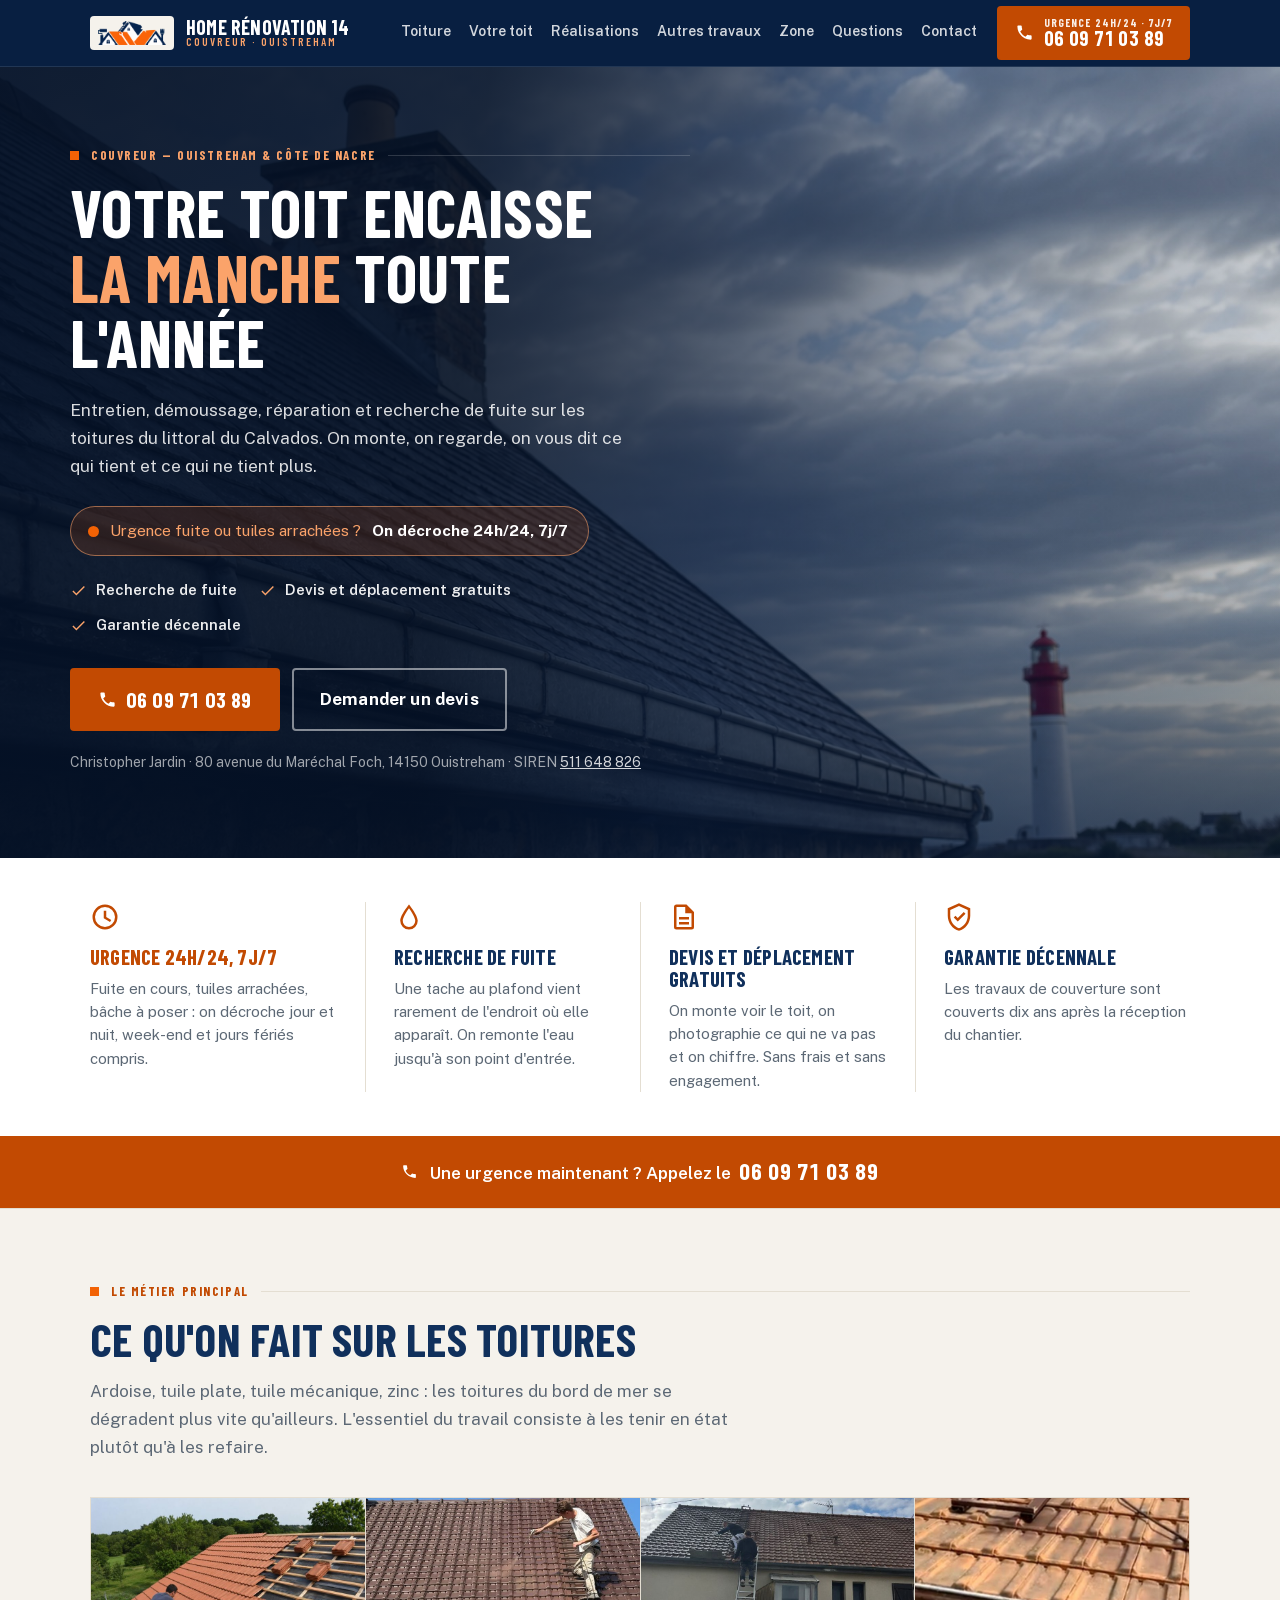
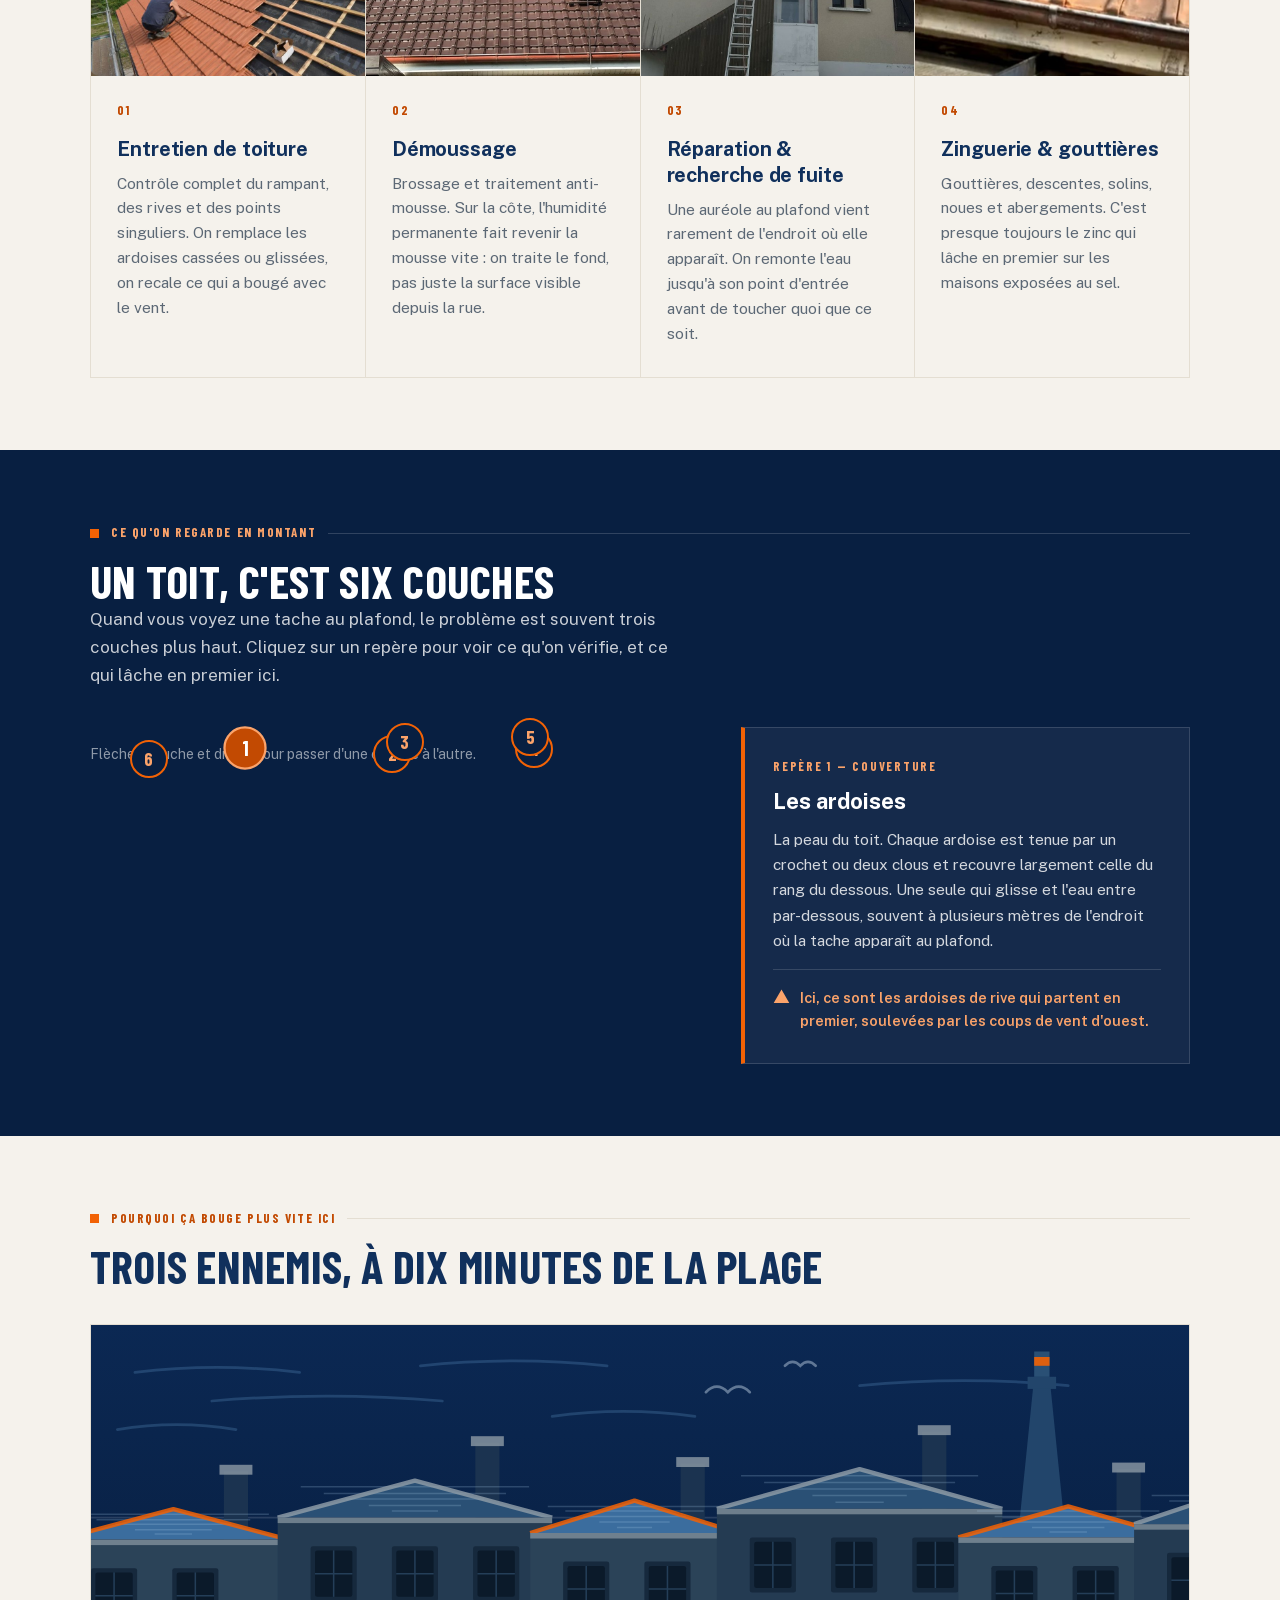
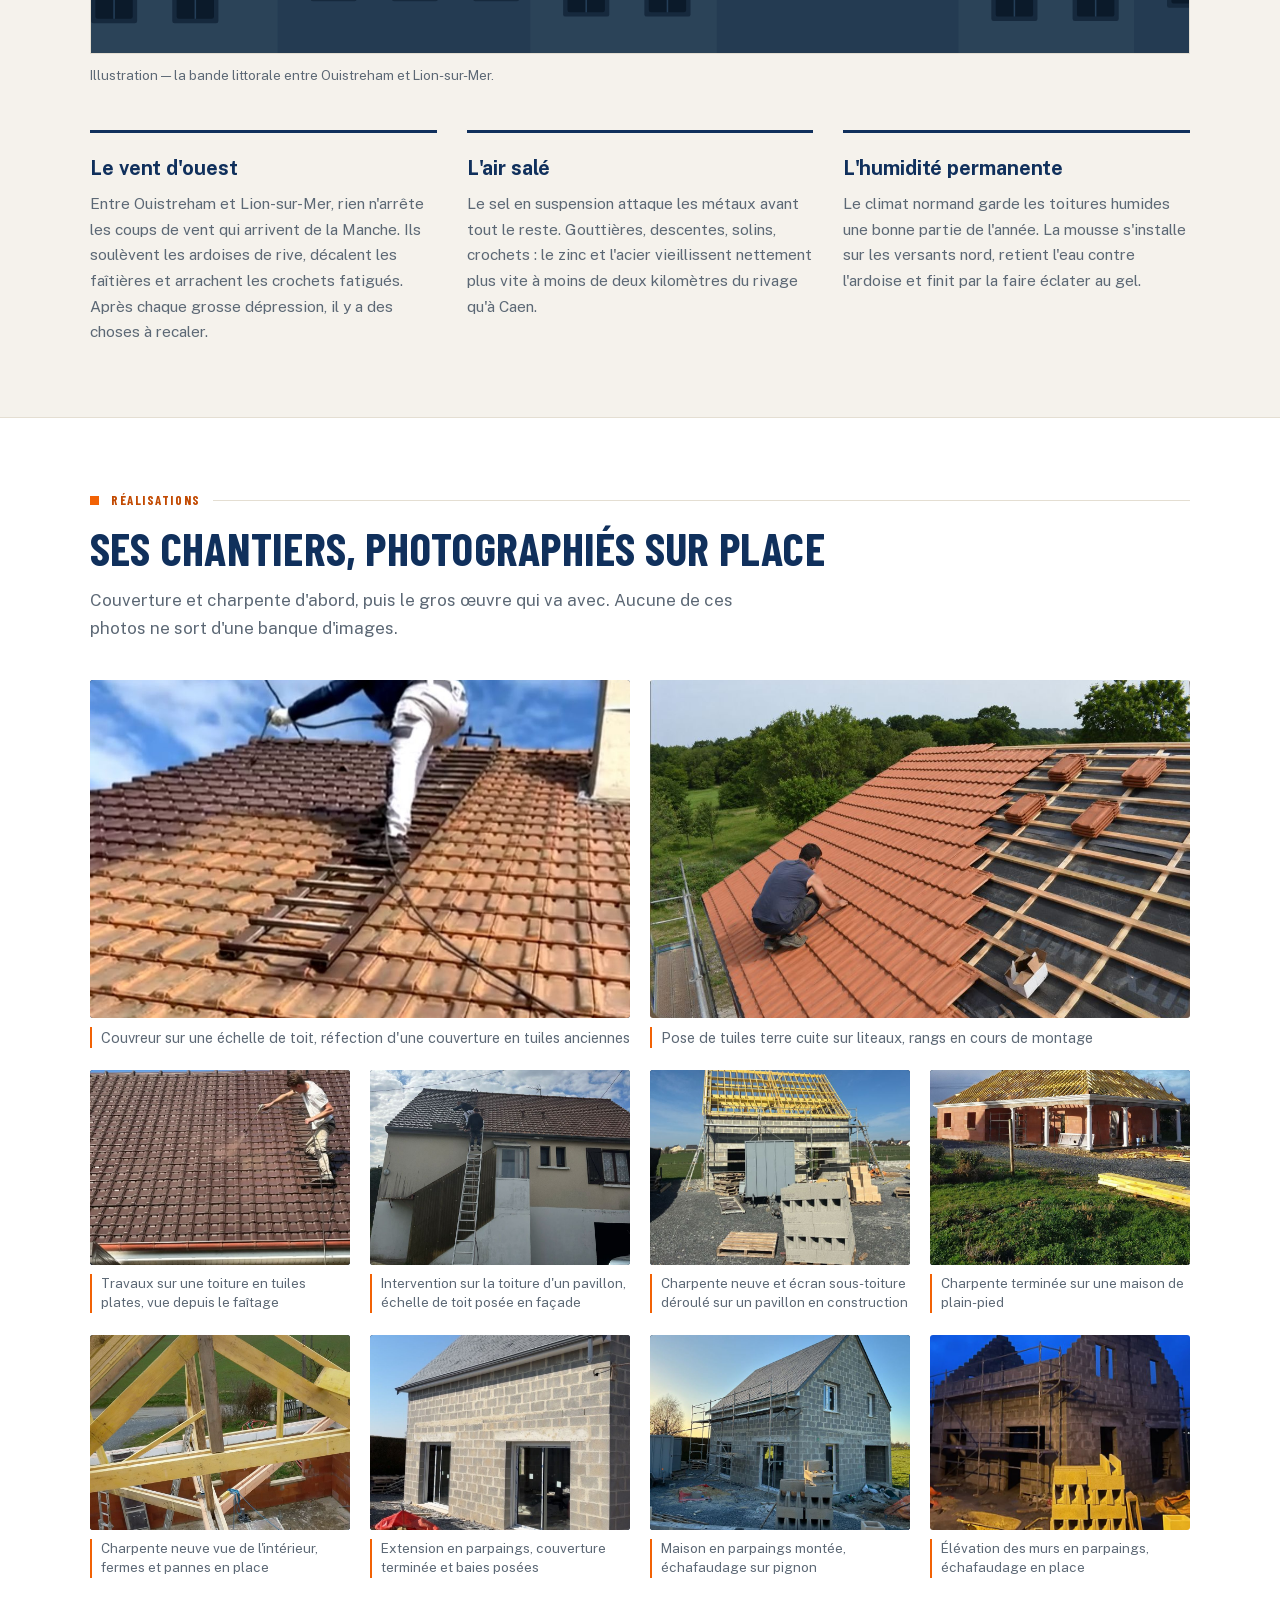
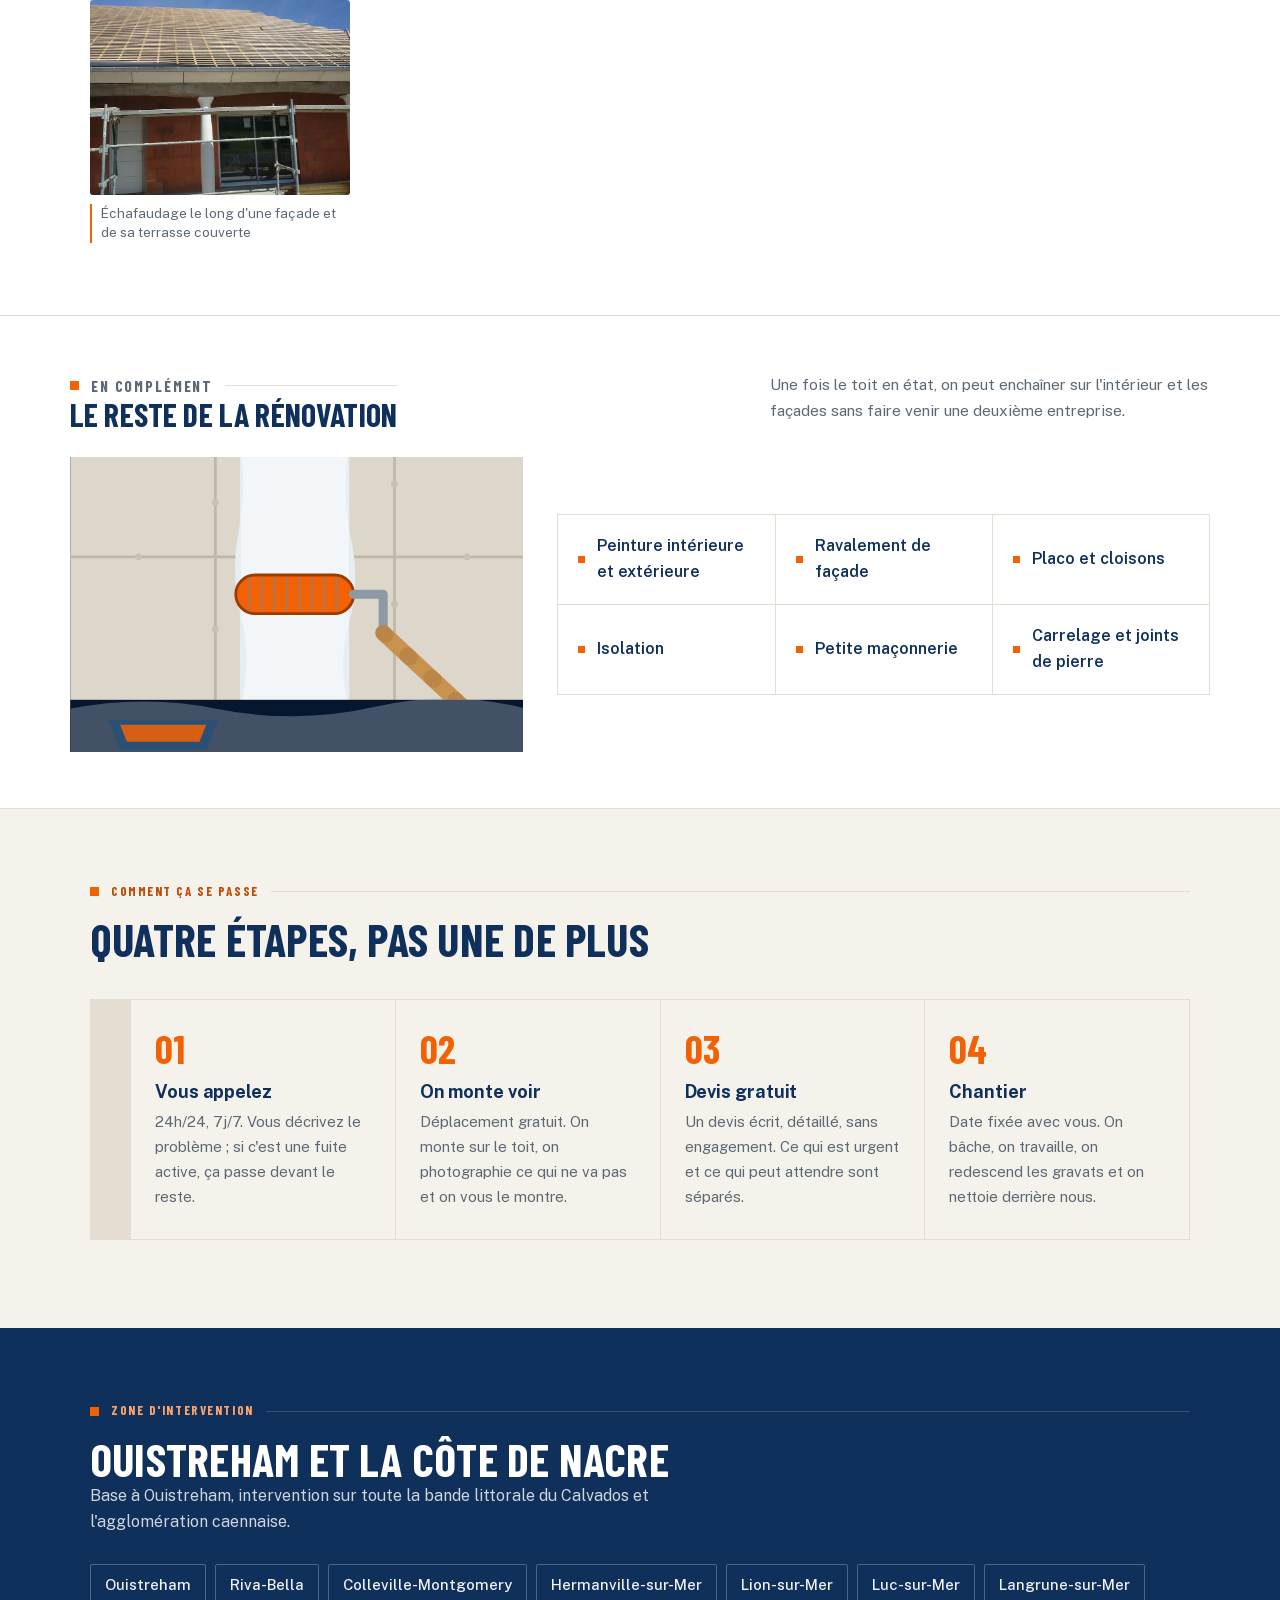
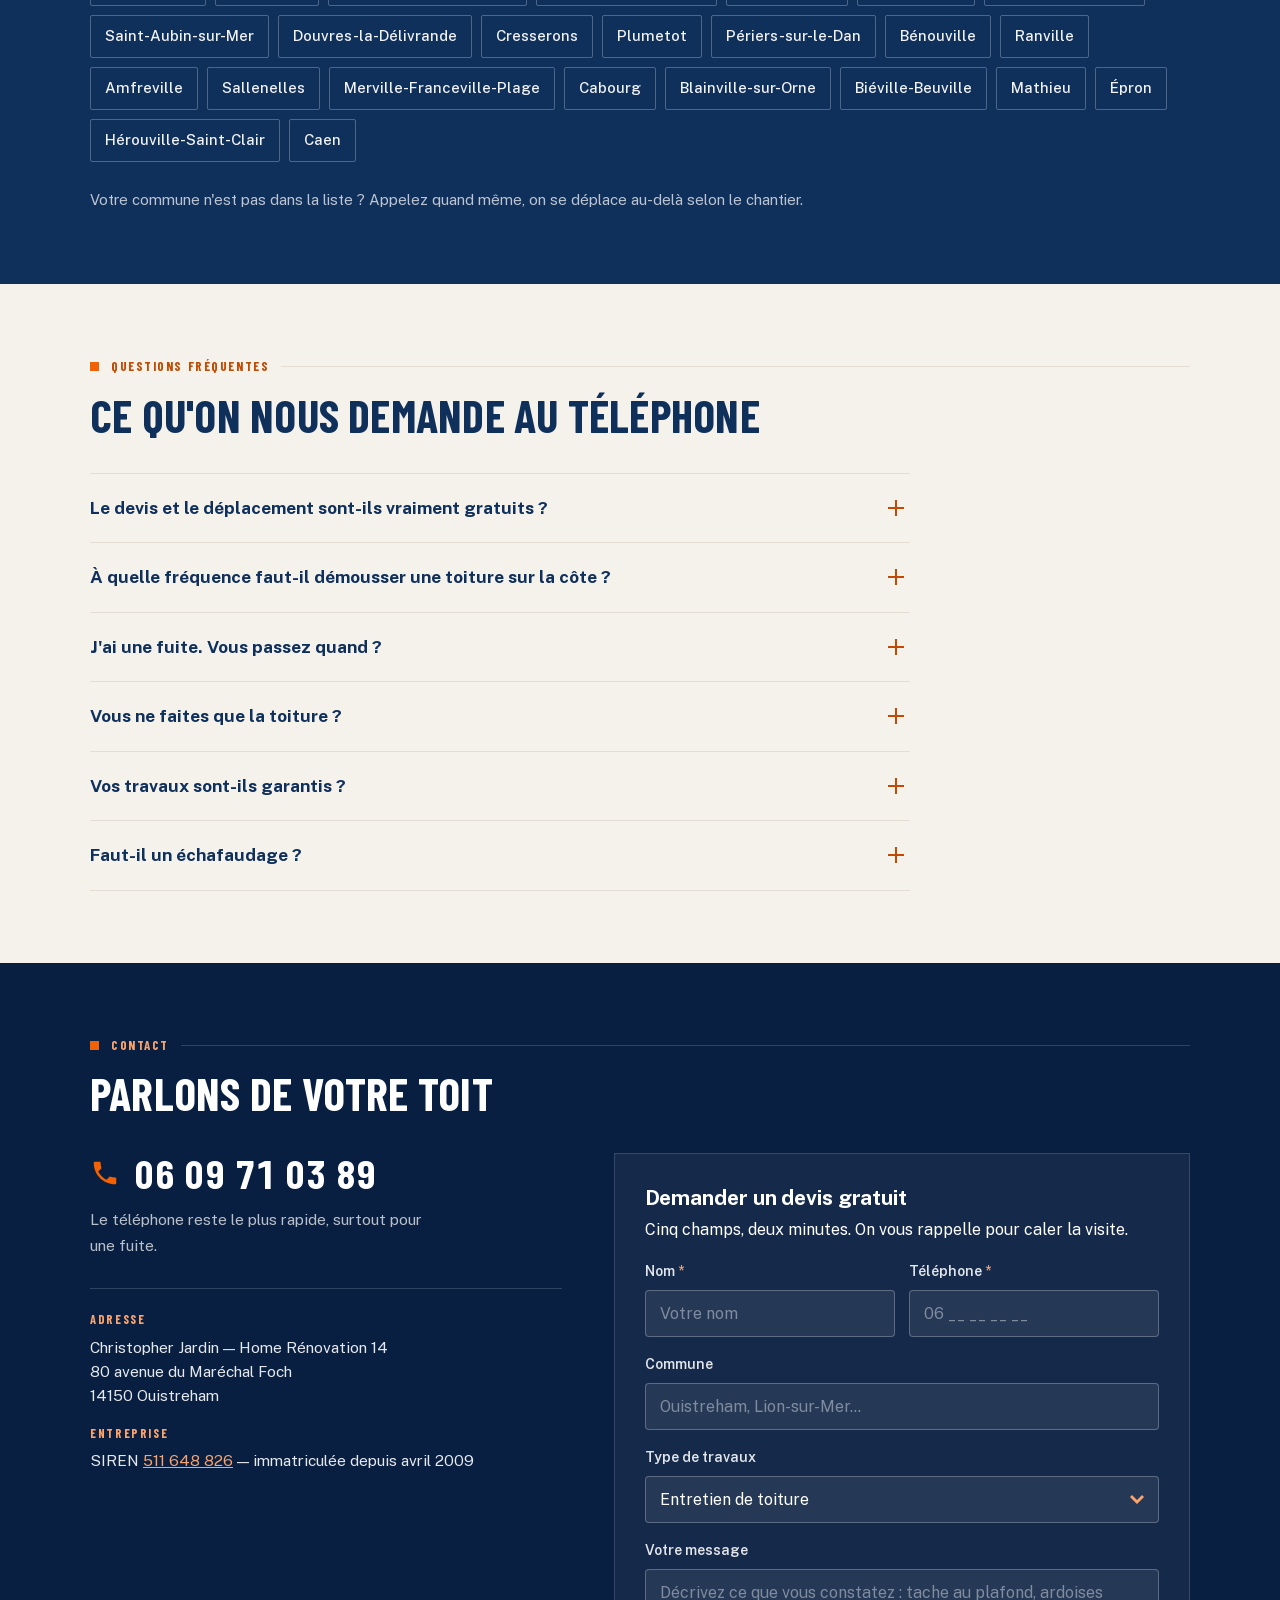
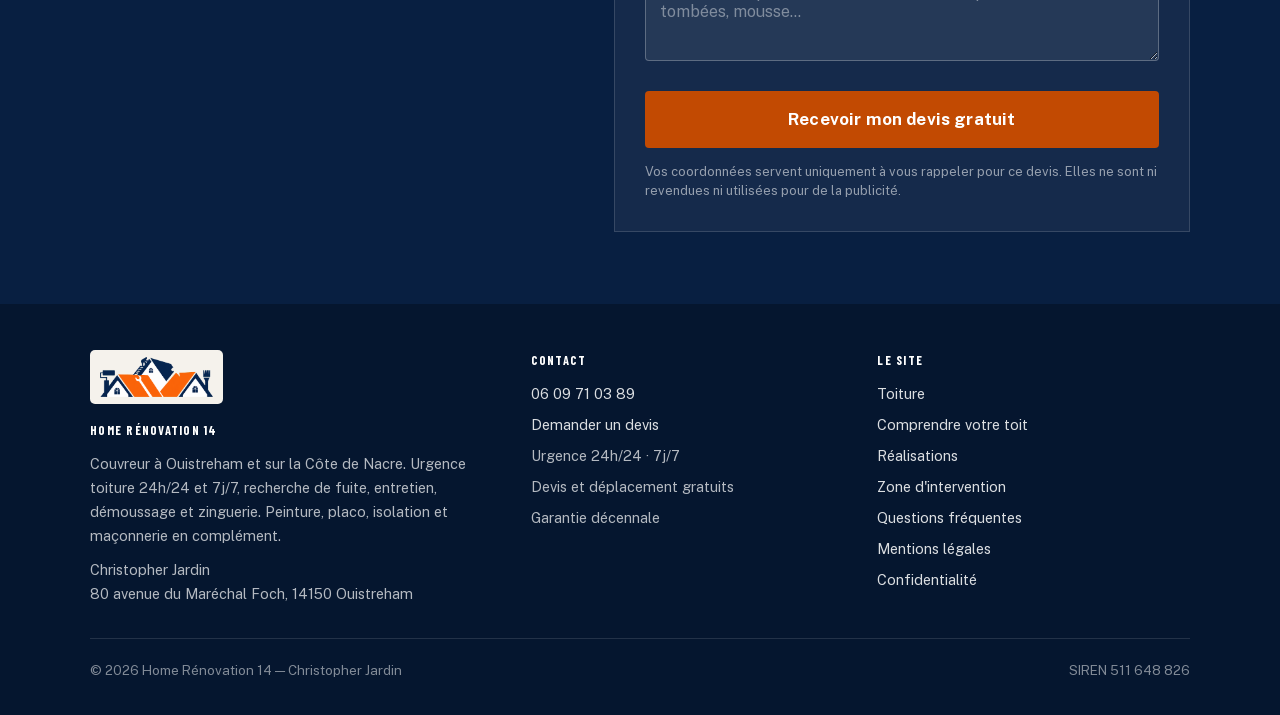
<file: index.tpl.html>
<!DOCTYPE html>
<html lang="fr">
<head>
<meta charset="UTF-8">
<meta name="viewport" content="width=device-width, initial-scale=1">
<title>Couvreur Ouistreham (14) — Urgence toiture 24h/24, 7j/7 | Recherche de fuite, devis gratuit</title>
<meta name="description" content="Couvreur à Ouistreham et sur la Côte de Nacre. Urgence toiture 24h/24 et 7j/7, recherche de fuite, entretien, démoussage, zinguerie. Devis et déplacement gratuits, garantie décennale. 06 09 71 03 89.">
<meta name="theme-color" content="#081F41">
<meta name="author" content="Christopher Jardin — Home Rénovation 14">
<link rel="canonical" href="https://znk-v.github.io/home-renovation-14/">

<meta property="og:title" content="Home Rénovation 14 — Couvreur à Ouistreham (Calvados)">
<meta property="og:description" content="Urgence toiture 24h/24, 7j/7. Recherche de fuite, entretien, démoussage, zinguerie sur la Côte de Nacre. Devis et déplacement gratuits, garantie décennale.">
<meta property="og:type" content="website">
<meta property="og:locale" content="fr_FR">
<meta property="og:site_name" content="Home Rénovation 14">
<meta property="og:url" content="https://znk-v.github.io/home-renovation-14/">
<meta property="og:image" content="https://znk-v.github.io/home-renovation-14/og-image.jpg">
<meta property="og:image:width" content="1200">
<meta property="og:image:height" content="630">
<meta property="og:image:alt" content="Home Rénovation 14 — couvreur à Ouistreham, devis et déplacement gratuits">
<meta name="twitter:card" content="summary_large_image">

<link rel="icon" href="favicon.ico" sizes="any">
<link rel="icon" type="image/png" sizes="512x512" href="img/favicon-512.png">
<link rel="apple-touch-icon" sizes="180x180" href="img/apple-touch-icon.png">

<link rel="preload" href="fonts/barlow-condensed-700-latin.woff2" as="font" type="font/woff2" crossorigin>
<link rel="preload" href="fonts/public-sans-var-latin.woff2" as="font" type="font/woff2" crossorigin>
<link rel="stylesheet" href="css/style.css">
</head>
<body>
<a class="skip" href="#contenu">Aller au contenu</a>

<!-- ======================= HEADER ======================= -->
<header class="hdr">
  <div class="wrap hdr-in">
    <a class="mark" href="#contenu" aria-label="Home Rénovation 14, retour en haut de page">
      <img class="mark-logo" src="img/logo-mark-360.png" width="360" height="127" alt="">
      <span class="mark-txt"><b>Home Rénovation 14</b><span>Couvreur · Ouistreham</span></span>
    </a>
    <nav class="nav" aria-label="Navigation principale">
      <a href="#toiture">Toiture</a>
      <a href="#coupe">Votre toit</a>
      <a href="#realisations">Réalisations</a>
      <a href="#autres">Autres travaux</a>
      <a href="#zone">Zone</a>
      <a href="#faq">Questions</a>
      <a href="#contact">Contact</a>
    </nav>
    <a class="btn btn-tel hdr-cta" href="tel:+33609710389">
      <svg width="19" height="19" viewBox="0 0 24 24" fill="currentColor" aria-hidden="true"><path d="M6.6 10.8c1.4 2.8 3.8 5.1 6.6 6.6l2.2-2.2c.3-.3.7-.4 1-.2 1.2.4 2.4.6 3.6.6.6 0 1 .4 1 1V20c0 .6-.4 1-1 1-9.4 0-17-7.6-17-17 0-.6.4-1 1-1h3.5c.6 0 1 .4 1 1 0 1.3.2 2.5.6 3.6.1.4 0 .8-.2 1l-2.3 2.2z"/></svg>
      <span class="hdr-cta-txt">
        <span class="hdr-cta-lab">Urgence 24h/24 · 7j/7</span>
        <span class="tel-num">06 09 71 03 89</span>
      </span>
    </a>
  </div>
</header>

<main id="contenu">

<!-- ======================= HERO ======================= -->
<section class="hero dark">
  <picture>
    <source media="(max-width:600px)" srcset="img/hero-toiture-900.jpg">
    <img class="hero-photo" src="img/hero-toiture.jpg" width="1800" height="1013" fetchpriority="high"
         alt="Toiture en ardoise et gouttière zinc en bord de mer, un phare de la Côte de Nacre en arrière-plan">
  </picture>
  <span class="hero-voile" aria-hidden="true"></span>
  <div class="wrap hero-in">
    <div class="hero-txt">
      <p class="sur">Couvreur — Ouistreham &amp; Côte de Nacre</p>
      <h1>Votre toit encaisse<br><em>la Manche</em> toute l'année</h1>
      <p class="hero-lede">Entretien, démoussage, réparation et recherche de fuite sur les toitures
        du littoral du Calvados. On monte, on regarde, on vous dit ce qui tient et ce qui ne tient plus.</p>
      <p class="urgence-pill">
        <span class="pastille" aria-hidden="true"></span>
        Urgence fuite ou tuiles arrachées&nbsp;? <b>On décroche 24h/24, 7j/7</b>
      </p>
      <ul class="promesses">
        <li><svg width="17" height="17" viewBox="0 0 24 24" fill="currentColor" aria-hidden="true"><path d="M9 16.2 4.8 12l-1.4 1.4L9 19 21 7l-1.4-1.4z"/></svg> Recherche de fuite</li>
        <li><svg width="17" height="17" viewBox="0 0 24 24" fill="currentColor" aria-hidden="true"><path d="M9 16.2 4.8 12l-1.4 1.4L9 19 21 7l-1.4-1.4z"/></svg> Devis et déplacement gratuits</li>
        <li><svg width="17" height="17" viewBox="0 0 24 24" fill="currentColor" aria-hidden="true"><path d="M9 16.2 4.8 12l-1.4 1.4L9 19 21 7l-1.4-1.4z"/></svg> Garantie décennale</li>
      </ul>
      <div class="hero-cta">
        <a class="btn btn-tel" href="tel:+33609710389">
          <svg width="19" height="19" viewBox="0 0 24 24" fill="currentColor" aria-hidden="true"><path d="M6.6 10.8c1.4 2.8 3.8 5.1 6.6 6.6l2.2-2.2c.3-.3.7-.4 1-.2 1.2.4 2.4.6 3.6.6.6 0 1 .4 1 1V20c0 .6-.4 1-1 1-9.4 0-17-7.6-17-17 0-.6.4-1 1-1h3.5c.6 0 1 .4 1 1 0 1.3.2 2.5.6 3.6.1.4 0 .8-.2 1l-2.3 2.2z"/></svg>
          <span class="tel-num" style="font-size:21px">06 09 71 03 89</span>
        </a>
        <a class="btn btn-ghost" href="#contact">Demander un devis</a>
      </div>
      <p class="hero-note">Christopher Jardin · 80 avenue du Maréchal Foch, 14150 Ouistreham ·
        SIREN <a href="https://annuaire-entreprises.data.gouv.fr/entreprise/511648826" target="_blank" rel="noopener">511&nbsp;648&nbsp;826</a></p>
    </div>
  </div>
</section>

<!-- ======================= LES 4 ATOUTS ======================= -->
<section class="atouts" aria-label="Nos engagements">
  <div class="wrap atouts-grid">
      <article class="atout atout-247">
        <svg class="atout-ico" width="30" height="30" viewBox="0 0 24 24" fill="currentColor" aria-hidden="true"><path d="M12 2a10 10 0 1 0 0 20 10 10 0 0 0 0-20zm0 18a8 8 0 1 1 0-16 8 8 0 0 1 0 16zm1-13h-2v6l5 3 1-1.7-4-2.3z"/></svg>
        <h2>Urgence 24h/24, 7j/7</h2>
        <p>Fuite en cours, tuiles arrachées, bâche à poser : on décroche jour et nuit, week-end et jours fériés compris.</p>
      </article>
      <article class="atout atout-fuite">
        <svg class="atout-ico" width="30" height="30" viewBox="0 0 24 24" fill="currentColor" aria-hidden="true"><path d="M12 2S5 10.5 5 15a7 7 0 0 0 14 0c0-4.5-7-13-7-13zm0 18a5 5 0 0 1-5-5c0-2.6 3.2-7.6 5-10.1 1.8 2.5 5 7.5 5 10.1a5 5 0 0 1-5 5z"/></svg>
        <h2>Recherche de fuite</h2>
        <p>Une tache au plafond vient rarement de l'endroit où elle apparaît. On remonte l'eau jusqu'à son point d'entrée.</p>
      </article>
      <article class="atout atout-devis">
        <svg class="atout-ico" width="30" height="30" viewBox="0 0 24 24" fill="currentColor" aria-hidden="true"><path d="M14 2H6a2 2 0 0 0-2 2v16a2 2 0 0 0 2 2h12a2 2 0 0 0 2-2V8l-6-6zm4 18H6V4h7v5h5v11zM8 12h8v2H8v-2zm0 4h8v2H8v-2z"/></svg>
        <h2>Devis et déplacement gratuits</h2>
        <p>On monte voir le toit, on photographie ce qui ne va pas et on chiffre. Sans frais et sans engagement.</p>
      </article>
      <article class="atout atout-decennale">
        <svg class="atout-ico" width="30" height="30" viewBox="0 0 24 24" fill="currentColor" aria-hidden="true"><path d="M12 1 3 5v6c0 5.6 3.8 10.7 9 12 5.2-1.3 9-6.4 9-12V5l-9-4zm0 2.2 7 3.1V11c0 4.5-3 8.7-7 9.9-4-1.2-7-5.4-7-9.9V6.3l7-3.1zm-1 12.3-3.2-3.2 1.4-1.4L11 12.7l4.8-4.8 1.4 1.4-6.2 6.2z"/></svg>
        <h2>Garantie décennale</h2>
        <p>Les travaux de couverture sont couverts dix ans après la réception du chantier.</p>
      </article>
  </div>
  <a class="atouts-cta" href="tel:+33609710389">
    <svg width="17" height="17" viewBox="0 0 24 24" fill="currentColor" aria-hidden="true"><path d="M6.6 10.8c1.4 2.8 3.8 5.1 6.6 6.6l2.2-2.2c.3-.3.7-.4 1-.2 1.2.4 2.4.6 3.6.6.6 0 1 .4 1 1V20c0 .6-.4 1-1 1-9.4 0-17-7.6-17-17 0-.6.4-1 1-1h3.5c.6 0 1 .4 1 1 0 1.3.2 2.5.6 3.6.1.4 0 .8-.2 1l-2.3 2.2z"/></svg>
    <span>Une urgence maintenant&nbsp;? Appelez le <b>06 09 71 03 89</b></span>
  </a>
</section>

<!-- ======================= TOITURE ======================= -->
<section class="sect" id="toiture">
  <div class="wrap">
    <p class="sur">Le métier principal</p>
    <h2>Ce qu'on fait sur les toitures</h2>
    <p class="mesure" style="font-size:17px;color:var(--galet);margin-top:14px">
      Ardoise, tuile plate, tuile mécanique, zinc : les toitures du bord de mer se dégradent plus vite
      qu'ailleurs. L'essentiel du travail consiste à les tenir en état plutôt qu'à les refaire.</p>

    <div class="grid4">
      <article class="presta">
        <img class="presta-ill" src="img/presta-entretien.jpg" alt="Remplacement de tuiles terre cuite : rangs déposés, liteaux et écran sous-toiture apparents" width="800" height="520" loading="lazy" decoding="async">
        <div class="presta-txt">
          <span class="no">01</span>
          <h3>Entretien de toiture</h3>
          <p>Contrôle complet du rampant, des rives et des points singuliers. On remplace les ardoises
          cassées ou glissées, on recale ce qui a bougé avec le vent.</p>
        </div>
      </article>
      <article class="presta">
        <img class="presta-ill" src="img/presta-demoussage.jpg" alt="Démoussage d'une toiture au jet, la lance en action sur les tuiles" width="800" height="520" loading="lazy" decoding="async">
        <div class="presta-txt">
          <span class="no">02</span>
          <h3>Démoussage</h3>
          <p>Brossage et traitement anti-mousse. Sur la côte, l'humidité permanente fait revenir la mousse
          vite : on traite le fond, pas juste la surface visible depuis la rue.</p>
        </div>
      </article>
      <article class="presta">
        <img class="presta-ill" src="img/presta-fuite.jpg" alt="Deux couvreurs au bord du toit d'un pavillon, échelle de toit et échelle de façade en place" width="800" height="520" loading="lazy" decoding="async">
        <div class="presta-txt">
          <span class="no">03</span>
          <h3>Réparation &amp; recherche de fuite</h3>
          <p>Une auréole au plafond vient rarement de l'endroit où elle apparaît. On remonte l'eau
          jusqu'à son point d'entrée avant de toucher quoi que ce soit.</p>
        </div>
      </article>
      <article class="presta">
        <img class="presta-ill" src="img/presta-zinguerie.jpg" alt="Gouttière zinc en bas de pente d'une toiture en tuiles, sous-face et chevrons visibles" width="672" height="437" loading="lazy" decoding="async">
        <div class="presta-txt">
          <span class="no">04</span>
          <h3>Zinguerie &amp; gouttières</h3>
          <p>Gouttières, descentes, solins, noues et abergements. C'est presque toujours le zinc qui
          lâche en premier sur les maisons exposées au sel.</p>
        </div>
      </article>
    </div>
  </div>
</section>

<!-- ======================= COUPE (signature) ======================= -->
<section class="sect coupe dark" id="coupe">
  <div class="wrap">
    <p class="sur">Ce qu'on regarde en montant</p>
    <h2>Un toit, c'est six couches</h2>
    <p class="coupe-lede">Quand vous voyez une tache au plafond, le problème est souvent trois couches
      plus haut. Cliquez sur un repère pour voir ce qu'on vérifie, et ce qui lâche en premier ici.</p>

    <div class="coupe-grid">
      <div class="coupe-fig">
        <!--CUT_SVG-->
        <div id="hotspots" role="tablist" aria-label="Couches de la toiture">
          <button class="hot" role="tab" data-i="0" aria-selected="true"  aria-controls="cp" data-label="Ardoises"  style="--i:0;left:25.5%;top:54.8%">1</button>
          <button class="hot" role="tab" data-i="1" aria-selected="false" aria-controls="cp" data-label="Liteaux"   style="--i:1;left:49.8%;top:68.3%">2</button>
          <button class="hot" role="tab" data-i="2" aria-selected="false" aria-controls="cp" data-label="Écran"     style="--i:2;left:51.8%;top:38.3%">3</button>
          <button class="hot" role="tab" data-i="3" aria-selected="false" aria-controls="cp" data-label="Isolation" style="--i:3;left:73.2%;top:55.4%">4</button>
          <button class="hot" role="tab" data-i="4" aria-selected="false" aria-controls="cp" data-label="Charpente" style="--i:4;left:72.5%;top:25.8%">5</button>
          <button class="hot" role="tab" data-i="5" aria-selected="false" aria-controls="cp" data-label="Gouttière" style="--i:5;left:9.7%;top:82.9%">6</button>
        </div>
        <p class="coupe-hint">Flèches gauche et droite pour passer d'une couche à l'autre.</p>
      </div>

      <div class="coupe-panel" id="cp" role="tabpanel" tabindex="0" aria-live="polite">
        <span class="kicker" id="cpK">Repère 1</span>
        <h3 id="cpT">La couverture</h3>
        <p id="cpP">…</p>
        <p class="alerte">
          <svg width="17" height="17" viewBox="0 0 24 24" fill="currentColor" aria-hidden="true"><path d="M12 2 1 21h22L12 2zm1 15h-2v2h2v-2zm0-8h-2v6h2V9z"/></svg>
          <span id="cpA">…</span>
        </p>
      </div>
    </div>
  </div>
</section>

<!-- ======================= CLIMAT ======================= -->
<section class="sect" id="climat">
  <div class="wrap">
    <p class="sur">Pourquoi ça bouge plus vite ici</p>
    <h2>Trois ennemis, à dix minutes de la plage</h2>
    <img class="bandeau" src="img/ill-climat.svg" width="1000" height="300" loading="lazy"
         alt="Rangée de maisons normandes à toiture d'ardoise face à la Manche, le phare de Ouistreham au fond">
    <p class="bandeau-legende">Illustration — la bande littorale entre Ouistreham et Lion-sur-Mer.</p>

    <div class="climat" style="margin-top:44px">
      <article>
        <h3>Le vent d'ouest</h3>
        <p>Entre Ouistreham et Lion-sur-Mer, rien n'arrête les coups de vent qui arrivent de la Manche.
          Ils soulèvent les ardoises de rive, décalent les faîtières et arrachent les crochets fatigués.
          Après chaque grosse dépression, il y a des choses à recaler.</p>
      </article>
      <article>
        <h3>L'air salé</h3>
        <p>Le sel en suspension attaque les métaux avant tout le reste. Gouttières, descentes, solins,
          crochets : le zinc et l'acier vieillissent nettement plus vite à moins de deux kilomètres du
          rivage qu'à Caen.</p>
      </article>
      <article>
        <h3>L'humidité permanente</h3>
        <p>Le climat normand garde les toitures humides une bonne partie de l'année. La mousse s'installe
          sur les versants nord, retient l'eau contre l'ardoise et finit par la faire éclater au gel.</p>
      </article>
    </div>
  </div>
</section>

<!-- ======================= RÉALISATIONS ======================= -->
<section class="sect realisations" id="realisations">
  <div class="wrap">
    <p class="sur">Réalisations</p>
    <h2>Ses chantiers, photographiés sur place</h2>
    <p class="mesure" style="font-size:17px;color:var(--galet);margin-top:14px">
      Couverture et charpente d'abord, puis le gros œuvre qui va avec. Aucune de ces photos
      ne sort d'une banque d'images.</p>

    <div class="galerie">
      <figure class="chantier">
        <img src="img/chantiers/01-couvreur-echelle-de-toit.jpg" alt="Couvreur sur une échelle de toit, réfection d'une couverture en tuiles anciennes" loading="lazy" decoding="async" style="object-position:50% 32%">
        <figcaption>Couvreur sur une échelle de toit, réfection d'une couverture en tuiles anciennes</figcaption>
      </figure>
      <figure class="chantier">
        <img src="img/chantiers/02-pose-tuiles-terre-cuite-liteaux.jpg" alt="Pose de tuiles terre cuite sur liteaux, rangs en cours de montage" loading="lazy" decoding="async" style="object-position:50% 50%">
        <figcaption>Pose de tuiles terre cuite sur liteaux, rangs en cours de montage</figcaption>
      </figure>
      <figure class="chantier">
        <img src="img/chantiers/03-travaux-toiture-tuiles-plates.jpg" alt="Travaux sur une toiture en tuiles plates, vue depuis le faîtage" loading="lazy" decoding="async" style="object-position:50% 40%">
        <figcaption>Travaux sur une toiture en tuiles plates, vue depuis le faîtage</figcaption>
      </figure>
      <figure class="chantier">
        <img src="img/chantiers/04-intervention-toiture-echelle.jpg" alt="Intervention sur la toiture d'un pavillon, échelle de toit posée en façade" loading="lazy" decoding="async" style="object-position:50% 38%">
        <figcaption>Intervention sur la toiture d'un pavillon, échelle de toit posée en façade</figcaption>
      </figure>
      <figure class="chantier">
        <img src="img/chantiers/05-charpente-ecran-sous-toiture.jpg" alt="Charpente neuve et écran sous-toiture déroulé sur un pavillon en construction" loading="lazy" decoding="async" style="object-position:50% 42%">
        <figcaption>Charpente neuve et écran sous-toiture déroulé sur un pavillon en construction</figcaption>
      </figure>
      <figure class="chantier">
        <img src="img/chantiers/06-charpente-maison-plain-pied.jpg" alt="Charpente terminée sur une maison de plain-pied" loading="lazy" decoding="async" style="object-position:50% 30%">
        <figcaption>Charpente terminée sur une maison de plain-pied</figcaption>
      </figure>
      <figure class="chantier">
        <img src="img/chantiers/07-charpente-neuve-vue-interieure.jpg" alt="Charpente neuve vue de l'intérieur, fermes et pannes en place" loading="lazy" decoding="async" style="object-position:50% 28%">
        <figcaption>Charpente neuve vue de l'intérieur, fermes et pannes en place</figcaption>
      </figure>
      <figure class="chantier">
        <img src="img/chantiers/08-extension-parpaings-toiture-posee.jpg" alt="Extension en parpaings, couverture terminée et baies posées" loading="lazy" decoding="async" style="object-position:50% 40%">
        <figcaption>Extension en parpaings, couverture terminée et baies posées</figcaption>
      </figure>
      <figure class="chantier">
        <img src="img/chantiers/09-maison-parpaings-echafaudage.jpg" alt="Maison en parpaings montée, échafaudage sur pignon" loading="lazy" decoding="async" style="object-position:50% 45%">
        <figcaption>Maison en parpaings montée, échafaudage sur pignon</figcaption>
      </figure>
      <figure class="chantier">
        <img src="img/chantiers/10-elevation-murs-parpaings-soir.jpg" alt="Élévation des murs en parpaings, échafaudage en place" loading="lazy" decoding="async" style="object-position:50% 50%">
        <figcaption>Élévation des murs en parpaings, échafaudage en place</figcaption>
      </figure>
      <figure class="chantier">
        <img src="img/chantiers/11-echafaudage-facade-maison.jpg" alt="Échafaudage le long d'une façade et de sa terrasse couverte" loading="lazy" decoding="async" style="object-position:50% 50%">
        <figcaption>Échafaudage le long d'une façade et de sa terrasse couverte</figcaption>
      </figure>
    </div>
  </div>
</section>

<!-- ======================= AUTRES MÉTIERS (secondaire) ======================= -->
<section class="secondaire" id="autres">
  <div class="wrap sect">
    <div class="sec-head">
      <div>
        <p class="sur">En complément</p>
        <h2>Le reste de la rénovation</h2>
      </div>
      <p>Une fois le toit en état, on peut enchaîner sur l'intérieur et les façades sans faire venir
        une deuxième entreprise.</p>
    </div>
    <div class="sec-grid">
      <img class="sec-ill" src="img/ill-autres.svg" width="400" height="260" loading="lazy"
           alt="Chantier intérieur : cloison en plaques de plâtre, bande de peinture fraîche, rouleau et bac">
    <ul class="sec-list">
      <li>Peinture intérieure et extérieure</li>
      <li>Ravalement de façade</li>
      <li>Placo et cloisons</li>
      <li>Isolation</li>
      <li>Petite maçonnerie</li>
      <li>Carrelage et joints de pierre</li>
    </ul>
    </div>
  </div>
</section>

<!-- ======================= MÉTHODE ======================= -->
<section class="sect" id="methode">
  <div class="wrap">
    <p class="sur">Comment ça se passe</p>
    <h2>Quatre étapes, pas une de plus</h2>
    <ol class="etapes">
      <li><span class="n">01</span><h3>Vous appelez</h3><p>24h/24, 7j/7. Vous décrivez le problème&nbsp;; si c'est une fuite active, ça passe devant le reste.</p></li>
      <li><span class="n">02</span><h3>On monte voir</h3><p>Déplacement gratuit. On monte sur le toit, on photographie ce qui ne va pas et on vous le montre.</p></li>
      <li><span class="n">03</span><h3>Devis gratuit</h3><p>Un devis écrit, détaillé, sans engagement. Ce qui est urgent et ce qui peut attendre sont séparés.</p></li>
      <li><span class="n">04</span><h3>Chantier</h3><p>Date fixée avec vous. On bâche, on travaille, on redescend les gravats et on nettoie derrière nous.</p></li>
    </ol>
  </div>
</section>

<!-- ======================= ZONE ======================= -->
<section class="sect zone dark" id="zone">
  <div class="wrap">
    <p class="sur">Zone d'intervention</p>
    <h2>Ouistreham et la Côte de Nacre</h2>
    <p class="zone-lede">Base à Ouistreham, intervention sur toute la bande littorale du Calvados
      et l'agglomération caennaise.</p>
    <ul class="communes">
      <li>Ouistreham</li><li>Riva-Bella</li><li>Colleville-Montgomery</li><li>Hermanville-sur-Mer</li>
      <li>Lion-sur-Mer</li><li>Luc-sur-Mer</li><li>Langrune-sur-Mer</li><li>Saint-Aubin-sur-Mer</li>
      <li>Douvres-la-Délivrande</li><li>Cresserons</li><li>Plumetot</li><li>Périers-sur-le-Dan</li>
      <li>Bénouville</li><li>Ranville</li><li>Amfreville</li><li>Sallenelles</li>
      <li>Merville-Franceville-Plage</li><li>Cabourg</li><li>Blainville-sur-Orne</li>
      <li>Biéville-Beuville</li><li>Mathieu</li><li>Épron</li><li>Hérouville-Saint-Clair</li><li>Caen</li>
    </ul>
    <p class="zone-out">Votre commune n'est pas dans la liste ? Appelez quand même, on se déplace au-delà
      selon le chantier.</p>
  </div>
</section>

<!-- ======================= FAQ ======================= -->
<section class="sect" id="faq">
  <div class="wrap">
    <p class="sur">Questions fréquentes</p>
    <h2>Ce qu'on nous demande au téléphone</h2>
    <div class="faq" id="faqList">

      <div class="faq-item">
        <h3><button class="faq-q" aria-expanded="false">Le devis et le déplacement sont-ils vraiment gratuits&nbsp;?</button></h3>
        <div class="faq-a"><div>Oui, les deux. On se déplace pour monter voir la toiture et vous remettre un devis
          écrit, sans que ça vous engage à quoi que ce soit et sans frais si vous ne donnez pas suite.</div></div>
      </div>

      <div class="faq-item">
        <h3><button class="faq-q" aria-expanded="false">À quelle fréquence faut-il démousser une toiture sur la côte&nbsp;?</button></h3>
        <div class="faq-a"><div>Comptez un passage tous les trois à cinq ans en bord de mer, contre sept à dix ans
          à l'intérieur des terres. Les versants nord et les toitures à faible pente se chargent le plus vite.
          Un contrôle visuel une fois par an suffit à voir si l'échéance approche.</div></div>
      </div>

      <div class="faq-item">
        <h3><button class="faq-q" aria-expanded="false">J'ai une fuite. Vous passez quand&nbsp;?</button></h3>
        <div class="faq-a"><div>On décroche 24h/24 et 7j/7, week-end et jours fériés compris. Une fuite active passe
          devant les chantiers d'entretien. Appelez plutôt que d'écrire&nbsp;: on vous dit au téléphone quand on
          arrive, et ce que vous pouvez faire en attendant pour limiter les dégâts à l'intérieur.</div></div>
      </div>

      <div class="faq-item">
        <h3><button class="faq-q" aria-expanded="false">Vous ne faites que la toiture&nbsp;?</button></h3>
        <div class="faq-a"><div>La toiture est l'activité principale. On fait aussi la peinture, le ravalement,
          le placo, l'isolation, la petite maçonnerie et le carrelage, ce qui évite de faire venir une seconde
          entreprise quand un chantier de toiture ouvre sur des reprises à l'intérieur.</div></div>
      </div>

      <div class="faq-item">
        <h3><button class="faq-q" aria-expanded="false">Vos travaux sont-ils garantis&nbsp;?</button></h3>
        <div class="faq-a"><div>Oui. Les travaux de couverture sont couverts par la garantie décennale&nbsp;:
          pendant dix ans après la réception du chantier, tout désordre qui compromet l'étanchéité ou la solidité
          de l'ouvrage est pris en charge. L'attestation vous est remise avec le devis.</div></div>
      </div>

      <div class="faq-item">
        <h3><button class="faq-q" aria-expanded="false">Faut-il un échafaudage&nbsp;?</button></h3>
        <div class="faq-a"><div>Pas systématiquement. Pour un démoussage ou le remplacement de quelques ardoises,
          une échelle de toit suffit dans la plupart des cas. On vous le dit lors de la visite&nbsp;: si un
          échafaudage est nécessaire, il apparaît sur le devis, jamais en supplément après coup.</div></div>
      </div>

    </div>
  </div>
</section>

<!-- ======================= CONTACT ======================= -->
<section class="sect contact dark" id="contact">
  <div class="wrap">
    <p class="sur">Contact</p>
    <h2>Parlons de votre toit</h2>

    <div class="contact-grid">
      <div>
        <a class="co-tel" href="tel:+33609710389">
          <svg width="30" height="30" viewBox="0 0 24 24" fill="currentColor" aria-hidden="true"><path d="M6.6 10.8c1.4 2.8 3.8 5.1 6.6 6.6l2.2-2.2c.3-.3.7-.4 1-.2 1.2.4 2.4.6 3.6.6.6 0 1 .4 1 1V20c0 .6-.4 1-1 1-9.4 0-17-7.6-17-17 0-.6.4-1 1-1h3.5c.6 0 1 .4 1 1 0 1.3.2 2.5.6 3.6.1.4 0 .8-.2 1l-2.3 2.2z"/></svg>
          06 09 71 03 89
        </a>
        <p class="co-sub">Le téléphone reste le plus rapide, surtout pour une fuite.</p>

        <dl class="co-bloc">
          <dt>Adresse</dt>
          <dd>Christopher Jardin — Home Rénovation 14<br>80 avenue du Maréchal Foch<br>14150 Ouistreham</dd>
          <dt>Entreprise</dt>
          <dd>SIREN <a href="https://annuaire-entreprises.data.gouv.fr/entreprise/511648826" target="_blank" rel="noopener" style="color:var(--tuile-clair)">511 648 826</a> — immatriculée depuis avril 2009</dd>
        </dl>
      </div>

      <div class="form" id="formBox">
        <div class="form-body">
          <h3>Demander un devis gratuit</h3>
          <p>Cinq champs, deux minutes. On vous rappelle pour caler la visite.</p>
          <form id="devis" novalidate>
            <div class="duo">
              <div class="champ">
                <label for="nom">Nom <span class="req">*</span></label>
                <input id="nom" name="nom" type="text" autocomplete="name" required placeholder="Votre nom">
                <span class="msg-err">Indiquez votre nom.</span>
              </div>
              <div class="champ">
                <label for="tel">Téléphone <span class="req">*</span></label>
                <input id="tel" name="telephone" type="tel" autocomplete="tel" inputmode="tel" required placeholder="06 __ __ __ __">
                <span class="msg-err">Un numéro à 10 chiffres.</span>
              </div>
            </div>
            <div class="champ">
              <label for="ville">Commune</label>
              <input id="ville" name="ville" type="text" autocomplete="address-level2" placeholder="Ouistreham, Lion-sur-Mer…">
            </div>
            <div class="champ">
              <label for="type">Type de travaux</label>
              <select id="type" name="type_travaux">
                <option value="Entretien de toiture">Entretien de toiture</option>
                <option value="Démoussage">Démoussage</option>
                <option value="Fuite / réparation">Fuite ou réparation</option>
                <option value="Zinguerie / gouttières">Zinguerie et gouttières</option>
                <option value="Peinture / ravalement">Peinture ou ravalement</option>
                <option value="Placo / isolation">Placo ou isolation</option>
                <option value="Maçonnerie / carrelage">Maçonnerie ou carrelage</option>
                <option value="Autre">Autre</option>
              </select>
            </div>
            <div class="champ">
              <label for="msg">Votre message</label>
              <textarea id="msg" name="message" placeholder="Décrivez ce que vous constatez : tache au plafond, ardoises tombées, mousse…"></textarea>
            </div>
            <button class="btn btn-tel" type="submit" id="submitBtn">Recevoir mon devis gratuit</button>
            <p class="form-legal">Vos coordonnées servent uniquement à vous rappeler pour ce devis.
              Elles ne sont ni revendues ni utilisées pour de la publicité.</p>
          </form>
        </div>

        <div class="merci" id="merci">
          <div class="ok"><svg width="26" height="26" viewBox="0 0 24 24" fill="currentColor" aria-hidden="true"><path d="M9 16.2 4.8 12l-1.4 1.4L9 19 21 7l-1.4-1.4z"/></svg></div>
          <h3>Demande envoyée</h3>
          <p id="merciTxt">On vous rappelle pour caler la visite.<br>
            Pour une fuite en cours, appelez directement le <a href="tel:+33609710389">06&nbsp;09&nbsp;71&nbsp;03&nbsp;89</a>.</p>
        </div>
      </div>
    </div>
  </div>
</section>

</main>

<!-- ======================= FOOTER ======================= -->
<footer class="ftr">
  <div class="wrap">
    <div class="ftr-grid">
      <div>
        <img class="ftr-logo" src="img/logo-mark-360.png" width="360" height="127" alt="Home Rénovation 14">
        <strong>Home Rénovation 14</strong>
        <p style="margin:0 0 10px">Couvreur à Ouistreham et sur la Côte de Nacre. Urgence toiture 24h/24 et 7j/7,
          recherche de fuite, entretien, démoussage et zinguerie. Peinture, placo, isolation et maçonnerie
          en complément.</p>
        <p style="margin:0">Christopher Jardin<br>80 avenue du Maréchal Foch, 14150 Ouistreham</p>
      </div>
      <div>
        <strong>Contact</strong>
        <ul>
          <li><a href="tel:+33609710389">06 09 71 03 89</a></li>
          <li><a href="#contact">Demander un devis</a></li>
          <li>Urgence 24h/24 · 7j/7</li>
          <li>Devis et déplacement gratuits</li>
          <li>Garantie décennale</li>
        </ul>
      </div>
      <div>
        <strong>Le site</strong>
        <ul>
          <li><a href="#toiture">Toiture</a></li>
          <li><a href="#coupe">Comprendre votre toit</a></li>
          <li><a href="#realisations">Réalisations</a></li>
          <li><a href="#zone">Zone d'intervention</a></li>
          <li><a href="#faq">Questions fréquentes</a></li>
          <li><a href="mentions-legales.html">Mentions légales</a></li>
          <li><a href="politique-confidentialite.html">Confidentialité</a></li>
        </ul>
      </div>
    </div>
    <div class="ftr-bas">
      <span>© <span id="an">2026</span> Home Rénovation 14 — Christopher Jardin</span>
      <span>SIREN 511 648 826</span>
    </div>
  </div>
</footer>

<a class="sticky-tel" href="tel:+33609710389">
  <span class="sticky-lab">24h/24<br>7j/7</span>
  <span class="sticky-num"><svg width="21" height="21" viewBox="0 0 24 24" fill="currentColor" aria-hidden="true"><path d="M6.6 10.8c1.4 2.8 3.8 5.1 6.6 6.6l2.2-2.2c.3-.3.7-.4 1-.2 1.2.4 2.4.6 3.6.6.6 0 1 .4 1 1V20c0 .6-.4 1-1 1-9.4 0-17-7.6-17-17 0-.6.4-1 1-1h3.5c.6 0 1 .4 1 1 0 1.3.2 2.5.6 3.6.1.4 0 .8-.2 1l-2.3 2.2z"/></svg>06 09 71 03 89</span>
</a>

<script type="application/ld+json">
{
  "@context":"https://schema.org",
  "@type":"RoofingContractor",
  "name":"Home Rénovation 14",
  "alternateName":"Christopher Jardin",
  "url":"https://znk-v.github.io/home-renovation-14/",
  "telephone":"+33609710389",
  "image":["https://znk-v.github.io/home-renovation-14/og-image.jpg","https://znk-v.github.io/home-renovation-14/img/chantiers/01-couvreur-echelle-de-toit.jpg","https://znk-v.github.io/home-renovation-14/img/chantiers/02-pose-tuiles-terre-cuite-liteaux.jpg","https://znk-v.github.io/home-renovation-14/img/chantiers/03-travaux-toiture-tuiles-plates.jpg","https://znk-v.github.io/home-renovation-14/img/chantiers/05-charpente-ecran-sous-toiture.jpg"],
  "priceRange":"€€",
  "foundingDate":"2009-04-03",
  "identifier":{"@type":"PropertyValue","name":"SIREN","value":"511648826"},
  "openingHoursSpecification":[{"@type":"OpeningHoursSpecification","dayOfWeek":["Monday","Tuesday","Wednesday","Thursday","Friday","Saturday","Sunday"],"opens":"00:00","closes":"23:59"}],
  "availableLanguage":"fr",
  "address":{"@type":"PostalAddress","streetAddress":"80 avenue du Maréchal Foch","addressLocality":"Ouistreham","postalCode":"14150","addressRegion":"Calvados","addressCountry":"FR"},
  "areaServed":[
    {"@type":"City","name":"Ouistreham"},{"@type":"City","name":"Colleville-Montgomery"},
    {"@type":"City","name":"Hermanville-sur-Mer"},{"@type":"City","name":"Lion-sur-Mer"},
    {"@type":"City","name":"Luc-sur-Mer"},{"@type":"City","name":"Saint-Aubin-sur-Mer"},
    {"@type":"City","name":"Douvres-la-Délivrande"},{"@type":"City","name":"Bénouville"},
    {"@type":"City","name":"Merville-Franceville-Plage"},{"@type":"City","name":"Cabourg"},
    {"@type":"City","name":"Hérouville-Saint-Clair"},{"@type":"City","name":"Caen"}
  ],
  "hasOfferCatalog":{
    "@type":"OfferCatalog","name":"Prestations",
    "itemListElement":[
      {"@type":"Offer","itemOffered":{"@type":"Service","name":"Intervention d'urgence toiture 24h/24","description":"Fuite en cours, tuiles arrachées, bâchage : intervention 24h/24 et 7j/7 sur Ouistreham et la Côte de Nacre."}},
      {"@type":"Offer","itemOffered":{"@type":"Service","name":"Recherche de fuite","description":"Localisation du point d'entrée de l'eau avant toute réparation de la couverture."}},
      {"@type":"Offer","itemOffered":{"@type":"Service","name":"Entretien de toiture","description":"Contrôle du rampant, des rives et des points singuliers, remplacement des ardoises cassées ou glissées."}},
      {"@type":"Offer","itemOffered":{"@type":"Service","name":"Démoussage de toiture","description":"Brossage et traitement anti-mousse des toitures du littoral du Calvados."}},
      {"@type":"Offer","itemOffered":{"@type":"Service","name":"Réparation et recherche de fuite","description":"Localisation du point d'entrée de l'eau et réparation de la couverture."}},
      {"@type":"Offer","itemOffered":{"@type":"Service","name":"Zinguerie et gouttières","description":"Gouttières, descentes, solins, noues et abergements en zinc."}},
      {"@type":"Offer","itemOffered":{"@type":"Service","name":"Peinture et ravalement","description":"Peinture intérieure et extérieure, ravalement de façade."}},
      {"@type":"Offer","itemOffered":{"@type":"Service","name":"Placo et isolation","description":"Cloisons, doublage et isolation des combles."}},
      {"@type":"Offer","itemOffered":{"@type":"Service","name":"Maçonnerie et carrelage","description":"Petite maçonnerie, carrelage et joints de pierre."}}
    ]
  }
}
</script>

<script type="application/ld+json">
{
  "@context":"https://schema.org",
  "@type":"FAQPage",
  "mainEntity":[
    {"@type":"Question","name":"Le devis et le déplacement sont-ils vraiment gratuits ?","acceptedAnswer":{"@type":"Answer","text":"Oui, les deux. On se déplace pour monter voir la toiture et vous remettre un devis écrit, sans que ça vous engage à quoi que ce soit et sans frais si vous ne donnez pas suite."}},
    {"@type":"Question","name":"À quelle fréquence faut-il démousser une toiture sur la côte ?","acceptedAnswer":{"@type":"Answer","text":"Comptez un passage tous les trois à cinq ans en bord de mer, contre sept à dix ans à l'intérieur des terres. Les versants nord et les toitures à faible pente se chargent le plus vite. Un contrôle visuel une fois par an suffit à voir si l'échéance approche."}},
    {"@type":"Question","name":"J'ai une fuite. Vous passez quand ?","acceptedAnswer":{"@type":"Answer","text":"On décroche 24h/24 et 7j/7, week-end et jours fériés compris. Une fuite active passe devant les chantiers d'entretien. Appelez plutôt que d'écrire : on vous dit au téléphone quand on arrive, et ce que vous pouvez faire en attendant pour limiter les dégâts à l'intérieur."}},
    {"@type":"Question","name":"Vous ne faites que la toiture ?","acceptedAnswer":{"@type":"Answer","text":"La toiture est l'activité principale. On fait aussi la peinture, le ravalement, le placo, l'isolation, la petite maçonnerie et le carrelage, ce qui évite de faire venir une seconde entreprise quand un chantier de toiture ouvre sur des reprises à l'intérieur."}},
    {"@type":"Question","name":"Vos travaux sont-ils garantis ?","acceptedAnswer":{"@type":"Answer","text":"Oui. Les travaux de couverture sont couverts par la garantie décennale : pendant dix ans après la réception du chantier, tout désordre qui compromet l'étanchéité ou la solidité de l'ouvrage est pris en charge. L'attestation vous est remise avec le devis."}},
    {"@type":"Question","name":"Faut-il un échafaudage ?","acceptedAnswer":{"@type":"Answer","text":"Pas systématiquement. Pour un démoussage ou le remplacement de quelques ardoises, une échelle de toit suffit dans la plupart des cas. On vous le dit lors de la visite : si un échafaudage est nécessaire, il apparaît sur le devis, jamais en supplément après coup."}}
  ]
}
</script>

<script src="js/app.js" defer></script>
</body>
</html>
</file>
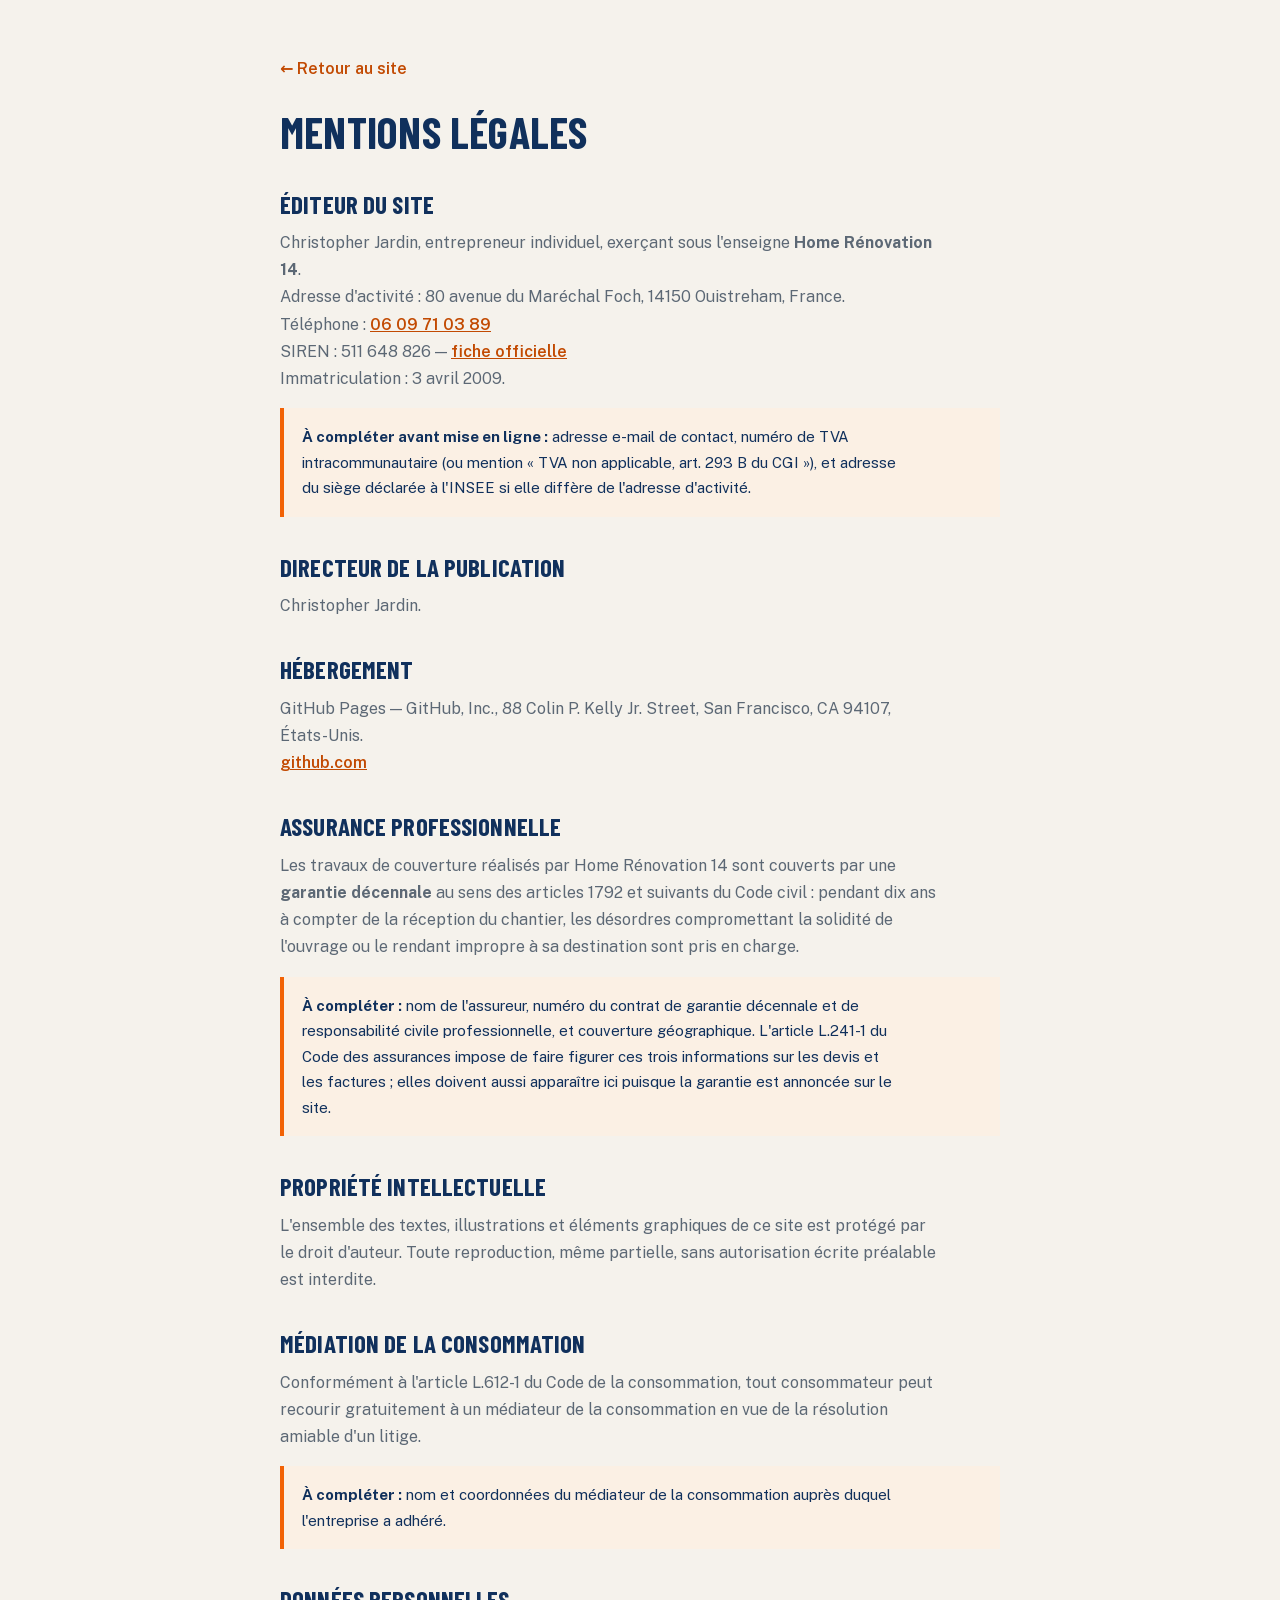
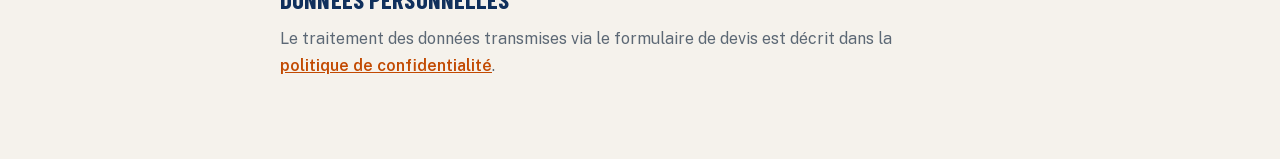
<file: mentions-legales.html>
<!DOCTYPE html>
<html lang="fr">
<head>
<meta charset="UTF-8">
<meta name="viewport" content="width=device-width, initial-scale=1">
<title>Mentions légales — Home Rénovation 14, couvreur à Ouistreham</title>
<meta name="description" content="Mentions légales du site de Home Rénovation 14, Christopher Jardin, couvreur à Ouistreham (14150).">
<meta name="robots" content="noindex, follow">
<meta name="theme-color" content="#081F41">
<link rel="icon" type="image/png" sizes="512x512" href="img/favicon-512.png">
<link rel="stylesheet" href="css/style.css?v=3974c232">
<style>
  .page{max-width:760px;margin:0 auto;padding:56px 20px 80px}
  .page h1{font-size:clamp(30px,6vw,44px);margin-bottom:28px}
  .page h2{font-size:clamp(20px,3.4vw,25px);margin:38px 0 12px}
  .page p,.page li{color:var(--galet);font-size:16px;line-height:1.7;max-width:66ch}
  .page ul{padding-left:20px}
  .page a{color:var(--tuile-fonce);font-weight:600}
  .retour{display:inline-flex;align-items:center;gap:8px;font-weight:700;text-decoration:none;color:var(--ardoise);margin-bottom:28px}
  .aremplir{background:#FBF0E4;border-left:4px solid var(--tuile);padding:16px 18px;margin:14px 0}
  .aremplir p{color:var(--ardoise);font-size:15px;margin:0}
</style>
</head>
<body>
<main class="page">
  <a class="retour" href="index.html">← Retour au site</a>
  <h1>Mentions légales</h1>

  <h2>Éditeur du site</h2>
  <p>
    Christopher Jardin, entrepreneur individuel, exerçant sous l'enseigne <strong>Home Rénovation 14</strong>.<br>
    Adresse d'activité : 80 avenue du Maréchal Foch, 14150 Ouistreham, France.<br>
    Téléphone : <a href="tel:+33609710389">06 09 71 03 89</a><br>
    SIREN : 511 648 826 —
    <a href="https://annuaire-entreprises.data.gouv.fr/entreprise/511648826" target="_blank" rel="noopener">fiche officielle</a><br>
    Immatriculation : 3 avril 2009.
  </p>

  <div class="aremplir">
    <p><strong>À compléter avant mise en ligne :</strong> adresse e-mail de contact, numéro de TVA
      intracommunautaire (ou mention « TVA non applicable, art. 293 B du CGI »), et adresse du siège
      déclarée à l'INSEE si elle diffère de l'adresse d'activité.</p>
  </div>

  <h2>Directeur de la publication</h2>
  <p>Christopher Jardin.</p>

  <h2>Hébergement</h2>
  <p>
    GitHub Pages — GitHub, Inc., 88 Colin P. Kelly Jr. Street, San Francisco, CA 94107, États-Unis.<br>
    <a href="https://github.com" target="_blank" rel="noopener">github.com</a>
  </p>

  <h2>Assurance professionnelle</h2>
  <p>
    Les travaux de couverture réalisés par Home Rénovation 14 sont couverts par une
    <strong>garantie décennale</strong> au sens des articles 1792 et suivants du Code civil :
    pendant dix ans à compter de la réception du chantier, les désordres compromettant la
    solidité de l'ouvrage ou le rendant impropre à sa destination sont pris en charge.
  </p>
  <div class="aremplir">
    <p><strong>À compléter :</strong> nom de l'assureur, numéro du contrat de garantie décennale
      et de responsabilité civile professionnelle, et couverture géographique. L'article L.241-1
      du Code des assurances impose de faire figurer ces trois informations sur les devis et les
      factures ; elles doivent aussi apparaître ici puisque la garantie est annoncée sur le site.</p>
  </div>

  <h2>Propriété intellectuelle</h2>
  <p>
    L'ensemble des textes, illustrations et éléments graphiques de ce site est protégé par le droit
    d'auteur. Toute reproduction, même partielle, sans autorisation écrite préalable est interdite.
  </p>

  <h2>Médiation de la consommation</h2>
  <p>
    Conformément à l'article L.612-1 du Code de la consommation, tout consommateur peut recourir
    gratuitement à un médiateur de la consommation en vue de la résolution amiable d'un litige.
  </p>
  <div class="aremplir">
    <p><strong>À compléter :</strong> nom et coordonnées du médiateur de la consommation auprès duquel
      l'entreprise a adhéré.</p>
  </div>

  <h2>Données personnelles</h2>
  <p>
    Le traitement des données transmises via le formulaire de devis est décrit dans la
    <a href="politique-confidentialite.html">politique de confidentialité</a>.
  </p>
</main>
</body>
</html>
</file>
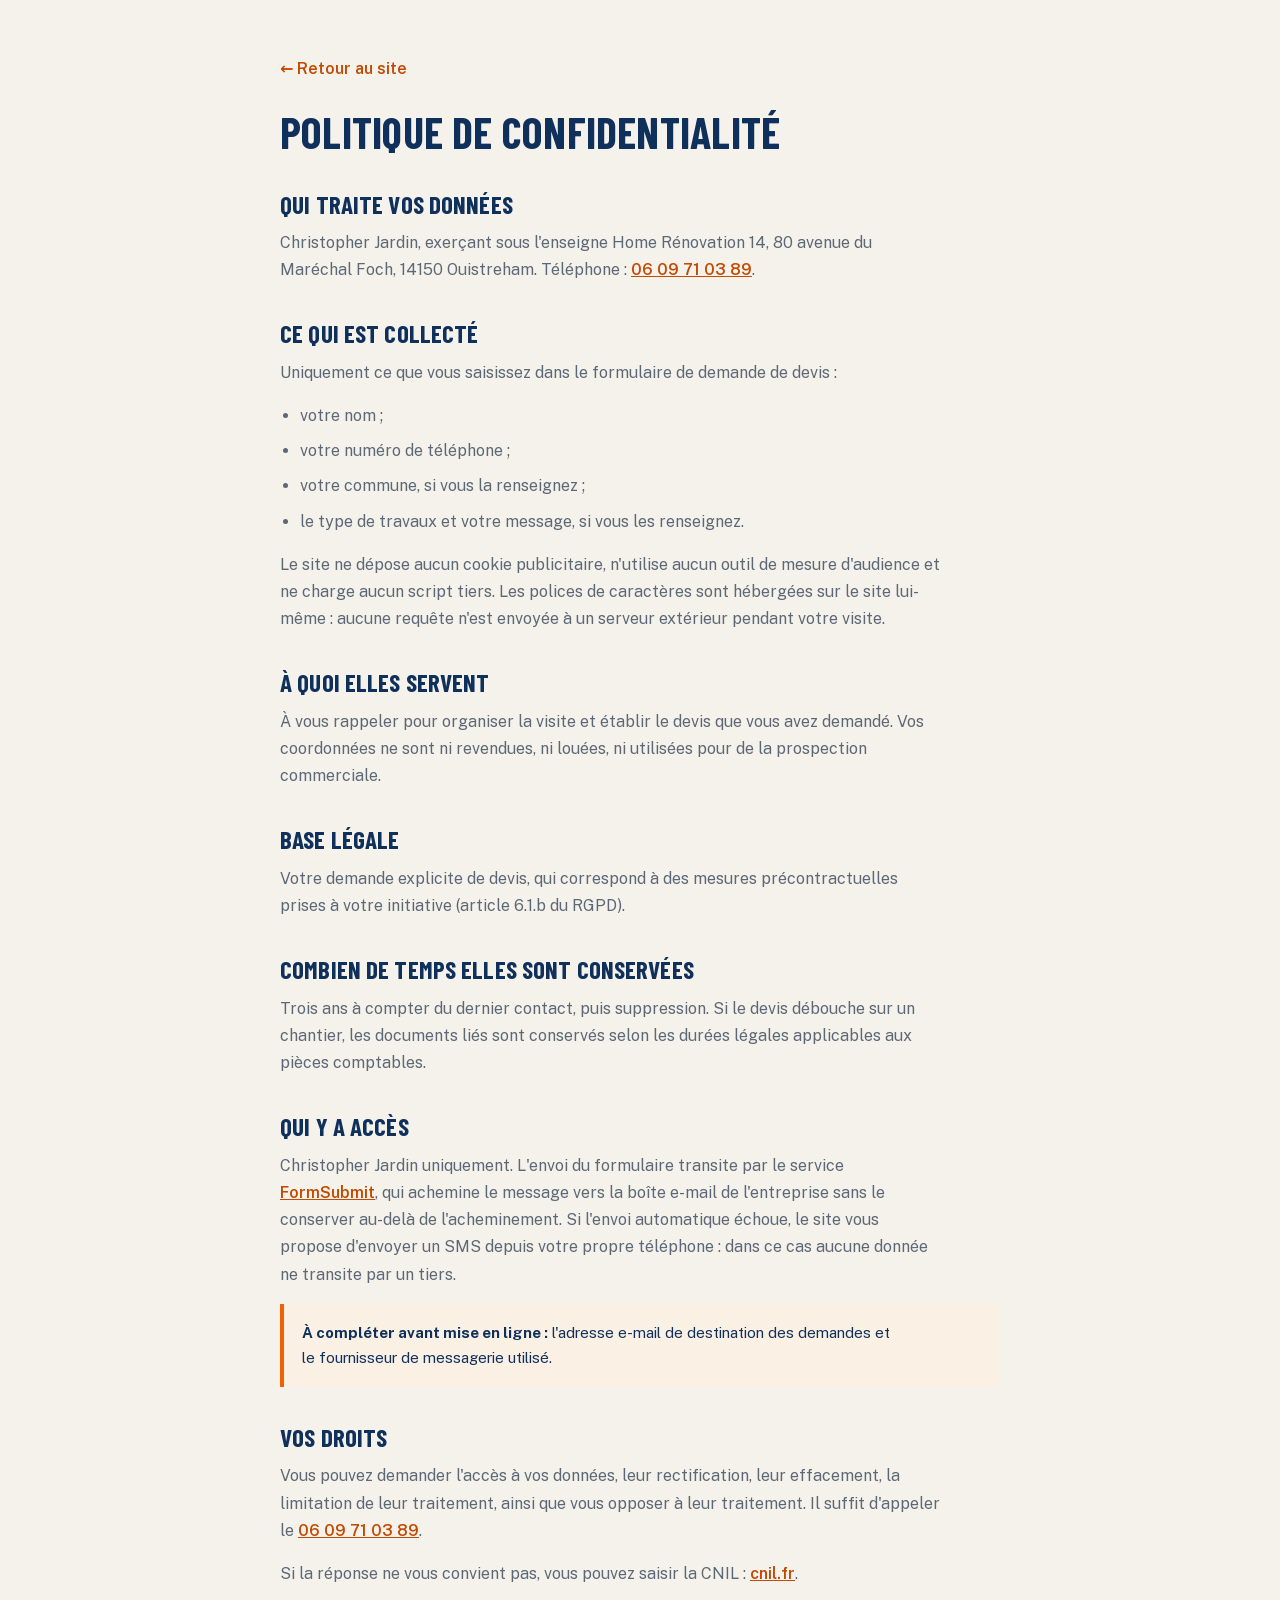
<file: politique-confidentialite.html>
<!DOCTYPE html>
<html lang="fr">
<head>
<meta charset="UTF-8">
<meta name="viewport" content="width=device-width, initial-scale=1">
<title>Politique de confidentialité — Home Rénovation 14</title>
<meta name="description" content="Comment Home Rénovation 14 traite les données transmises via le formulaire de demande de devis.">
<meta name="robots" content="noindex, follow">
<meta name="theme-color" content="#081F41">
<link rel="icon" type="image/png" sizes="512x512" href="img/favicon-512.png">
<link rel="stylesheet" href="css/style.css?v=3974c232">
<style>
  .page{max-width:760px;margin:0 auto;padding:56px 20px 80px}
  .page h1{font-size:clamp(30px,6vw,44px);margin-bottom:28px}
  .page h2{font-size:clamp(20px,3.4vw,25px);margin:38px 0 12px}
  .page p,.page li{color:var(--galet);font-size:16px;line-height:1.7;max-width:66ch}
  .page ul{padding-left:20px}
  .page li{margin-bottom:8px}
  .page a{color:var(--tuile-fonce);font-weight:600}
  .retour{display:inline-flex;align-items:center;gap:8px;font-weight:700;text-decoration:none;color:var(--ardoise);margin-bottom:28px}
  .aremplir{background:#FBF0E4;border-left:4px solid var(--tuile);padding:16px 18px;margin:14px 0}
  .aremplir p{color:var(--ardoise);font-size:15px;margin:0}
</style>
</head>
<body>
<main class="page">
  <a class="retour" href="index.html">← Retour au site</a>
  <h1>Politique de confidentialité</h1>

  <h2>Qui traite vos données</h2>
  <p>
    Christopher Jardin, exerçant sous l'enseigne Home Rénovation 14, 80 avenue du Maréchal Foch,
    14150 Ouistreham. Téléphone : <a href="tel:+33609710389">06 09 71 03 89</a>.
  </p>

  <h2>Ce qui est collecté</h2>
  <p>Uniquement ce que vous saisissez dans le formulaire de demande de devis :</p>
  <ul>
    <li>votre nom ;</li>
    <li>votre numéro de téléphone ;</li>
    <li>votre commune, si vous la renseignez ;</li>
    <li>le type de travaux et votre message, si vous les renseignez.</li>
  </ul>
  <p>
    Le site ne dépose aucun cookie publicitaire, n'utilise aucun outil de mesure d'audience et ne
    charge aucun script tiers. Les polices de caractères sont hébergées sur le site lui-même :
    aucune requête n'est envoyée à un serveur extérieur pendant votre visite.
  </p>

  <h2>À quoi elles servent</h2>
  <p>
    À vous rappeler pour organiser la visite et établir le devis que vous avez demandé.
    Vos coordonnées ne sont ni revendues, ni louées, ni utilisées pour de la prospection commerciale.
  </p>

  <h2>Base légale</h2>
  <p>
    Votre demande explicite de devis, qui correspond à des mesures précontractuelles prises à votre
    initiative (article 6.1.b du RGPD).
  </p>

  <h2>Combien de temps elles sont conservées</h2>
  <p>
    Trois ans à compter du dernier contact, puis suppression. Si le devis débouche sur un chantier,
    les documents liés sont conservés selon les durées légales applicables aux pièces comptables.
  </p>

  <h2>Qui y a accès</h2>
  <p>
    Christopher Jardin uniquement. L'envoi du formulaire transite par le service
    <a href="https://formsubmit.co" target="_blank" rel="noopener">FormSubmit</a>, qui achemine le
    message vers la boîte e-mail de l'entreprise sans le conserver au-delà de l'acheminement.
    Si l'envoi automatique échoue, le site vous propose d'envoyer un SMS depuis votre propre
    téléphone : dans ce cas aucune donnée ne transite par un tiers.
  </p>

  <div class="aremplir">
    <p><strong>À compléter avant mise en ligne :</strong> l'adresse e-mail de destination des demandes
      et le fournisseur de messagerie utilisé.</p>
  </div>

  <h2>Vos droits</h2>
  <p>
    Vous pouvez demander l'accès à vos données, leur rectification, leur effacement, la limitation de
    leur traitement, ainsi que vous opposer à leur traitement. Il suffit d'appeler le
    <a href="tel:+33609710389">06 09 71 03 89</a>.
  </p>
  <p>
    Si la réponse ne vous convient pas, vous pouvez saisir la CNIL :
    <a href="https://www.cnil.fr" target="_blank" rel="noopener">cnil.fr</a>.
  </p>
</main>
</body>
</html>
</file>
<file: css/style.css>
/* ============================================================
   Home Rénovation 14 — Couvreur à Ouistreham
   Palette issue du logo du flyer. Voir DESIGN.md.
   ============================================================ */

/* ---------- Fonts ---------- */
@font-face{font-family:'Barlow Condensed';font-style:normal;font-weight:600;font-display:swap;src:url('../fonts/barlow-condensed-600-latin.woff2') format('woff2');unicode-range:U+0000-00FF,U+0131,U+0152-0153,U+02BB-02BC,U+02C6,U+02DA,U+02DC,U+0304,U+0308,U+0329,U+2000-206F,U+20AC,U+2122,U+2191,U+2193,U+2212,U+2215,U+FEFF,U+FFFD;}
@font-face{font-family:'Barlow Condensed';font-style:normal;font-weight:600;font-display:swap;src:url('../fonts/barlow-condensed-600-latin-ext.woff2') format('woff2');unicode-range:U+0100-02BA,U+02BD-02C5,U+02C7-02CC,U+02CE-02D7,U+02DD-02FF,U+0304,U+0308,U+0329,U+1D00-1DBF,U+1E00-1E9F,U+1EF2-1EFF,U+2020,U+20A0-20AB,U+20AD-20C0,U+2113,U+2C60-2C7F,U+A720-A7FF;}
@font-face{font-family:'Barlow Condensed';font-style:normal;font-weight:700;font-display:swap;src:url('../fonts/barlow-condensed-700-latin.woff2') format('woff2');unicode-range:U+0000-00FF,U+0131,U+0152-0153,U+02BB-02BC,U+02C6,U+02DA,U+02DC,U+0304,U+0308,U+0329,U+2000-206F,U+20AC,U+2122,U+2191,U+2193,U+2212,U+2215,U+FEFF,U+FFFD;}
@font-face{font-family:'Barlow Condensed';font-style:normal;font-weight:700;font-display:swap;src:url('../fonts/barlow-condensed-700-latin-ext.woff2') format('woff2');unicode-range:U+0100-02BA,U+02BD-02C5,U+02C7-02CC,U+02CE-02D7,U+02DD-02FF,U+0304,U+0308,U+0329,U+1D00-1DBF,U+1E00-1E9F,U+1EF2-1EFF,U+2020,U+20A0-20AB,U+20AD-20C0,U+2113,U+2C60-2C7F,U+A720-A7FF;}
@font-face{font-family:'Public Sans';font-style:normal;font-weight:400 700;font-display:swap;src:url('../fonts/public-sans-var-latin.woff2') format('woff2');unicode-range:U+0000-00FF,U+0131,U+0152-0153,U+02BB-02BC,U+02C6,U+02DA,U+02DC,U+0304,U+0308,U+0329,U+2000-206F,U+20AC,U+2122,U+2191,U+2193,U+2212,U+2215,U+FEFF,U+FFFD;}
@font-face{font-family:'Public Sans';font-style:normal;font-weight:400 700;font-display:swap;src:url('../fonts/public-sans-var-latin-ext.woff2') format('woff2');unicode-range:U+0100-02BA,U+02BD-02C5,U+02C7-02CC,U+02CE-02D7,U+02DD-02FF,U+0304,U+0308,U+0329,U+1D00-1DBF,U+1E00-1E9F,U+1EF2-1EFF,U+2020,U+20A0-20AB,U+20AD-20C0,U+2113,U+2C60-2C7F,U+A720-A7FF;}

/* ---------- Tokens ---------- */
:root{
  --ardoise:#10305C;
  --ardoise-nuit:#081F41;
  --ardoise-clair:#24548F;
  --tuile:#F26205;
  --tuile-fonce:#C24A02;
  --tuile-clair:#FBA36A;
  --nacre:#F5F2EC;
  --galet:#5C6875;
  --sable:#E4DED2;
  --blanc:#FFFFFF;

  --display:'Barlow Condensed',"Arial Narrow",system-ui,sans-serif;
  --corps:'Public Sans',system-ui,-apple-system,"Segoe UI",sans-serif;

  --max:1140px;
  --pad:20px;
  --sect:72px;
  --r:4px;
  --sticky-h:0px;
}

*,*::before,*::after{box-sizing:border-box}
html{-webkit-text-size-adjust:100%;scroll-behavior:smooth}
@media (prefers-reduced-motion:reduce){html{scroll-behavior:auto}*{animation-duration:.01ms!important;transition-duration:.01ms!important}}

body{
  margin:0;
  font-family:var(--corps);
  font-size:16px;
  line-height:1.65;
  color:var(--ardoise);
  background:var(--nacre);
  -webkit-font-smoothing:antialiased;
  overflow-x:hidden;
  padding-bottom:var(--sticky-h);
}

img,svg{max-width:100%;display:block}
a{color:inherit}

h1,h2,h3{margin:0}
h1,h2{font-family:var(--display);text-transform:uppercase;font-weight:700}
h1{font-size:clamp(38px,8.4vw,66px);line-height:.98;letter-spacing:.005em}
h2{font-size:clamp(30px,5.6vw,46px);line-height:1.02;letter-spacing:.005em}
h3{font-size:20px;font-weight:700;line-height:1.3;letter-spacing:-.005em}
p{margin:0 0 1em}
p:last-child{margin-bottom:0}

.wrap{max-width:var(--max);margin:0 auto;padding:0 var(--pad)}
.sect{padding:var(--sect) 0}
.mesure{max-width:66ch}

/* focus */
a:focus-visible,button:focus-visible,input:focus-visible,select:focus-visible,textarea:focus-visible,summary:focus-visible{
  outline:3px solid var(--tuile);outline-offset:3px;border-radius:2px;
}
.skip{position:absolute;left:-9999px;top:0;background:var(--tuile-fonce);color:#fff;padding:12px 18px;z-index:200;font-weight:700}
.skip:focus{left:8px;top:8px}

/* ---------- Surtitre : carré orange + filet ---------- */
.sur{
  display:flex;align-items:center;gap:12px;
  font-family:var(--display);font-weight:700;text-transform:uppercase;
  font-size:13px;letter-spacing:.12em;color:var(--tuile-fonce);
  margin:0 0 14px;
}
.sur::before{content:"";width:9px;height:9px;background:var(--tuile);flex:none}
.sur::after{content:"";height:1px;background:var(--sable);flex:1 1 auto}
.dark .sur{color:var(--tuile-clair)}
.dark .sur::after{background:rgba(255,255,255,.16)}

/* ---------- Boutons ---------- */
.btn{
  display:inline-flex;align-items:center;justify-content:center;gap:9px;
  font-family:var(--corps);font-size:16px;font-weight:700;letter-spacing:.01em;
  padding:15px 24px;border:2px solid transparent;border-radius:var(--r);
  text-decoration:none;cursor:pointer;line-height:1.2;transition:background .15s,border-color .15s,color .15s;
}
.btn-tel{background:var(--tuile-fonce);color:#fff}
.btn-tel:hover{background:#A03D02}
.btn-ghost{background:transparent;color:var(--ardoise);border-color:var(--ardoise)}
.btn-ghost:hover{background:var(--ardoise);color:#fff}
.dark .btn-ghost{color:#fff;border-color:rgba(255,255,255,.5)}
.dark .btn-ghost:hover{background:#fff;color:var(--ardoise-nuit);border-color:#fff}
.btn svg{flex:none}

.tel-num{font-family:var(--display);font-weight:700;font-size:19px;letter-spacing:.02em;font-variant-numeric:tabular-nums}

/* ============================================================
   Header
   ============================================================ */
/* L'en-tête est collant : sans marge de défilement, une ancre amène le haut de
   section sous le logo. La valeur couvre la hauteur d'en-tête la plus grande
   (73 px en desktop) plus une respiration. */
main > section[id],
main[id]{scroll-margin-top:96px}

.hdr{
  position:sticky;top:0;z-index:60;
  background:var(--ardoise-nuit);
  border-bottom:1px solid rgba(255,255,255,.1);
}
.hdr-in{display:flex;align-items:center;gap:20px;min-height:66px}
.mark{display:flex;align-items:center;gap:11px;flex:none;text-decoration:none;margin-right:auto;padding:6px 0}
.mark-txt{font-family:var(--display);font-weight:700;text-transform:uppercase;line-height:.95;color:#fff}
.mark-txt b{display:block;font-size:20px;letter-spacing:.01em}
.mark-txt span{display:block;font-size:11px;letter-spacing:.18em;color:var(--tuile-clair);font-weight:600}

.nav{display:flex;gap:18px;flex:none}
.nav a{
  font-size:14px;font-weight:600;color:rgba(255,255,255,.82);text-decoration:none;
  padding:6px 0;border-bottom:2px solid transparent;
}
.nav a:hover{color:#fff;border-bottom-color:var(--tuile)}
.hdr .btn{padding:9px 16px;font-size:15px}
/* La mention 24h/24 tient dans le bouton plutôt qu'à côté : à côté, l'en-tête
   n'avait plus un pixel de marge et le moindre écart de rendu le faisait déborder. */
.hdr-cta{align-items:center;gap:10px;flex:none}
.hdr-cta-txt{display:flex;flex-direction:column;align-items:flex-start;line-height:1.05}
.hdr-cta-lab{
  font-family:var(--display);font-weight:700;text-transform:uppercase;
  font-size:11px;letter-spacing:.1em;color:rgba(255,255,255,.9);
}
.hdr-cta .tel-num{font-size:20px}
/* Le menu se retire tant qu'il ne reste pas au moins ~40 px de marge, sinon
   l'en-tête tient au pixel près et déborde au moindre écart de rendu. */
@media (max-width:1100px){.nav{display:none}}
@media (max-width:620px){.hdr .btn-tel{display:none}}

/* ============================================================
   Hero
   ============================================================ */
.hero{background:var(--ardoise-nuit);color:#fff;position:relative;overflow:hidden}
.hero-in{
  display:grid;grid-template-columns:1.05fr .95fr;gap:52px;align-items:center;
  padding:64px 0 68px;
}
.hero h1{color:#fff}
.hero h1 em{font-style:normal;color:var(--tuile-clair)}
.hero-lede{font-size:17.5px;line-height:1.6;color:rgba(255,255,255,.85);max-width:52ch;margin:22px 0 26px}

.promesses{list-style:none;margin:0 0 30px;padding:0;display:flex;flex-wrap:wrap;gap:10px 22px}
.promesses li{display:flex;align-items:center;gap:9px;font-size:15px;font-weight:600;color:rgba(255,255,255,.92)}
.promesses svg{flex:none;color:var(--tuile-clair)}

.hero-cta{display:flex;flex-wrap:wrap;gap:12px}
.hero-cta .btn{padding:17px 26px;font-size:17px}
.hero-note{margin-top:20px;font-size:14px;color:rgba(255,255,255,.62)}
.hero-note a{color:rgba(255,255,255,.82)}

.hero-art{position:relative}
.hero-art svg{width:100%;height:auto}

@media (max-width:900px){
  .hero-in{grid-template-columns:1fr;gap:34px;padding:44px 0 52px}
  .hero-art{order:-1;max-width:460px}
}
@media (max-width:520px){
  .hero-cta{flex-direction:column;align-items:stretch}
  .hero-cta .btn{width:100%}
}

/* ============================================================
   Prestations toiture
   ============================================================ */
.grid4{display:grid;grid-template-columns:repeat(4,1fr);gap:1px;background:var(--sable);border:1px solid var(--sable);margin-top:36px}
.presta{background:var(--nacre);padding:30px 26px 32px}
.presta .no{
  font-family:var(--display);font-weight:700;font-size:13px;letter-spacing:.14em;
  color:var(--tuile-fonce);display:block;margin-bottom:14px;
}
.presta h3{margin-bottom:9px}
.presta p{font-size:15.5px;color:var(--galet);line-height:1.6}
@media (max-width:900px){.grid4{grid-template-columns:repeat(2,1fr)}}
@media (max-width:560px){.grid4{grid-template-columns:1fr}}

/* ============================================================
   Coupe de toit (signature)
   ============================================================ */
.coupe{background:var(--ardoise-nuit);color:#fff}
.coupe h2{color:#fff}
.coupe-lede{color:rgba(255,255,255,.78);font-size:17px;max-width:60ch;margin-bottom:38px}

.coupe-grid{display:grid;grid-template-columns:1.15fr .85fr;gap:44px;align-items:start}

.coupe-fig{position:relative}
.coupe-fig svg{width:100%;height:auto}

.hot{
  position:absolute;transform:translate(-50%,-50%);
  width:38px;height:38px;border-radius:50%;
  background:var(--ardoise-nuit);border:2px solid var(--tuile);
  color:var(--tuile-clair);font-family:var(--display);font-weight:700;font-size:18px;
  display:grid;place-items:center;cursor:pointer;padding:0;
  transition:background .15s,color .15s,transform .15s;
}
.hot:hover{background:var(--tuile);color:#fff}
.hot[aria-selected="true"]{background:var(--tuile-fonce);border-color:var(--tuile-clair);color:#fff;transform:translate(-50%,-50%) scale(1.14)}

.coupe-panel{
  background:rgba(255,255,255,.05);border:1px solid rgba(255,255,255,.14);
  border-left:4px solid var(--tuile);padding:28px 28px 30px;min-height:280px;
}
.coupe-panel .kicker{
  font-family:var(--display);font-weight:700;text-transform:uppercase;font-size:12.5px;
  letter-spacing:.14em;color:var(--tuile-clair);display:block;margin-bottom:10px;
}
.coupe-panel h3{font-size:22px;margin-bottom:12px;color:#fff}
.coupe-panel p{color:rgba(255,255,255,.82);font-size:15.5px;line-height:1.62}
.coupe-panel .alerte{
  margin-top:16px;padding-top:16px;border-top:1px solid rgba(255,255,255,.14);
  font-size:14.5px;color:var(--tuile-clair);font-weight:600;display:flex;gap:10px;
}
.coupe-panel .alerte svg{flex:none;margin-top:2px}

.coupe-hint{margin-top:16px;font-size:14px;color:rgba(255,255,255,.55)}

@media (max-width:900px){
  .coupe-grid{grid-template-columns:1fr;gap:26px}
}

/* Sous 700 px le schéma devient trop petit pour porter des repères cliquables :
   ils passent en pastilles libellées sous la figure, cible tactile 44 px. */
@media (max-width:700px){
  #hotspots{position:static;display:flex;flex-wrap:wrap;gap:8px;margin-top:18px}
  .hot{
    position:static!important;left:auto!important;top:auto!important;transform:none!important;
    width:auto;height:auto;min-height:44px;padding:0 15px;gap:9px;border-radius:3px;
    display:inline-flex;align-items:center;
  }
  .hot::after{
    content:attr(data-label);font-family:var(--corps);font-weight:600;font-size:14.5px;
    letter-spacing:0;
  }
  .coupe-hint{display:none}
}

/* ============================================================
   Climat de la côte
   ============================================================ */
.climat{display:grid;grid-template-columns:repeat(3,1fr);gap:30px;margin-top:38px}
.climat article{border-top:3px solid var(--ardoise);padding-top:22px}
.climat h3{margin-bottom:10px}
.climat p{font-size:15.5px;color:var(--galet)}
@media (max-width:800px){.climat{grid-template-columns:1fr;gap:26px}}

/* ============================================================
   Métiers secondaires
   ============================================================ */
.secondaire{background:var(--blanc);border-top:1px solid var(--sable);border-bottom:1px solid var(--sable)}
.secondaire .sect{padding:56px 0}
.sec-head{display:flex;flex-wrap:wrap;align-items:baseline;justify-content:space-between;gap:14px}
.sec-head h2{font-size:clamp(24px,4vw,32px)}
.sec-head p{font-size:15.5px;color:var(--galet);max-width:44ch;margin:0}
.sec-list{
  list-style:none;margin:26px 0 0;padding:0;
  display:grid;grid-template-columns:repeat(3,1fr);gap:1px;background:var(--sable);border:1px solid var(--sable);
}
.sec-list li{background:var(--blanc);padding:18px 20px;display:flex;align-items:center;gap:12px;font-size:16px;font-weight:600}
.sec-list li::before{content:"";width:7px;height:7px;background:var(--tuile);flex:none}
@media (max-width:760px){.sec-list{grid-template-columns:repeat(2,1fr)}}
@media (max-width:480px){.sec-list{grid-template-columns:1fr}}

/* ============================================================
   Méthode
   ============================================================ */
.etapes{display:grid;grid-template-columns:repeat(4,1fr);gap:1px;background:var(--sable);border:1px solid var(--sable);margin-top:36px}
.etapes li{background:var(--nacre);padding:28px 24px 30px;list-style:none}
.etapes .n{font-family:var(--display);font-weight:700;font-size:40px;line-height:1;color:var(--tuile);display:block;margin-bottom:12px}
.etapes h3{font-size:18px;margin-bottom:7px}
.etapes p{font-size:15px;color:var(--galet)}
@media (max-width:860px){.etapes{grid-template-columns:repeat(2,1fr)}}
@media (max-width:480px){.etapes{grid-template-columns:1fr}}

/* ============================================================
   Zone
   ============================================================ */
.zone{background:var(--ardoise);color:#fff}
.zone h2{color:#fff}
.zone-lede{color:rgba(255,255,255,.8);max-width:60ch;margin-bottom:28px}
.communes{list-style:none;margin:0;padding:0;display:flex;flex-wrap:wrap;gap:9px}
.communes li{
  border:1px solid rgba(255,255,255,.26);padding:8px 14px;font-size:15px;font-weight:500;
  color:rgba(255,255,255,.94);border-radius:2px;
}
.zone-out{margin-top:26px;font-size:15px;color:rgba(255,255,255,.72)}

/* ============================================================
   FAQ
   ============================================================ */
.faq{max-width:820px;margin-top:34px;border-top:1px solid var(--sable)}
.faq-item{border-bottom:1px solid var(--sable)}
.faq-q{
  width:100%;background:none;border:0;padding:22px 44px 22px 0;position:relative;
  font-family:var(--corps);font-size:17.5px;font-weight:700;color:var(--ardoise);
  text-align:left;cursor:pointer;line-height:1.4;
}
.faq-q::after,.faq-q::before{
  content:"";position:absolute;right:6px;top:50%;background:var(--tuile-fonce);transition:transform .22s ease;
}
.faq-q::before{width:16px;height:2px;margin-top:-1px}
.faq-q::after{width:2px;height:16px;margin-top:-8px;margin-right:7px}
.faq-q[aria-expanded="true"]::after{transform:rotate(90deg)}
.faq-a{overflow:hidden;height:0;transition:height .25s ease}
.faq-a > div{padding:0 40px 24px 0;color:var(--galet);font-size:16px;line-height:1.65;max-width:64ch}

/* ============================================================
   Contact
   ============================================================ */
.contact{background:var(--ardoise-nuit);color:#fff}
.contact h2{color:#fff}
.contact-grid{display:grid;grid-template-columns:.9fr 1.1fr;gap:52px;margin-top:36px;align-items:start}

.co-tel{
  display:flex;align-items:center;gap:14px;text-decoration:none;color:#fff;
  font-family:var(--display);font-weight:700;font-size:clamp(30px,6vw,40px);
  letter-spacing:.02em;font-variant-numeric:tabular-nums;line-height:1;
}
.co-tel svg{flex:none;color:var(--tuile)}
.co-tel:hover{color:var(--tuile-clair)}
.co-sub{color:rgba(255,255,255,.72);font-size:15.5px;margin:14px 0 30px;max-width:36ch}
.co-bloc{border-top:1px solid rgba(255,255,255,.16);padding-top:20px;margin-top:20px}
.co-bloc dt{font-family:var(--display);font-weight:700;text-transform:uppercase;font-size:12.5px;letter-spacing:.13em;color:var(--tuile-clair);margin-bottom:5px}
.co-bloc dd{margin:0 0 16px;font-size:15.5px;color:rgba(255,255,255,.9);line-height:1.55}
.co-bloc dd:last-child{margin-bottom:0}

/* formulaire */
.form{background:rgba(255,255,255,.05);border:1px solid rgba(255,255,255,.14);padding:30px}
.form h3{color:#fff;font-size:21px;margin-bottom:6px}
.form > p{color:rgba(255,255,255,.7);font-size:15px;margin-bottom:22px}
.champ{margin-bottom:16px}
.champ label{display:block;font-size:14px;font-weight:600;color:rgba(255,255,255,.88);margin-bottom:7px}
.champ label .req{color:var(--tuile-clair)}
.champ input,.champ select,.champ textarea{
  width:100%;font-family:var(--corps);font-size:16px;color:#fff;
  background:rgba(255,255,255,.07);border:1px solid rgba(255,255,255,.26);
  border-radius:var(--r);padding:13px 14px;
}
.champ textarea{resize:vertical;min-height:92px}
.champ select{appearance:none;background-image:url("data:image/svg+xml;charset=utf8,%3Csvg xmlns='http://www.w3.org/2000/svg' width='14' height='9' viewBox='0 0 14 9'%3E%3Cpath fill='%23FBA36A' d='M7 9 0 2l2-2 5 5 5-5 2 2z'/%3E%3C/svg%3E");background-repeat:no-repeat;background-position:right 14px center;padding-right:38px}
.champ select option{background:var(--ardoise-nuit);color:#fff}
.champ input::placeholder,.champ textarea::placeholder{color:rgba(255,255,255,.42)}
.champ input:focus,.champ select:focus,.champ textarea:focus{background:rgba(255,255,255,.12);border-color:var(--tuile-clair)}
.champ.err input,.champ.err select{border-color:#FF9A7A}
.champ .msg-err{display:none;font-size:13.5px;color:#FFB59B;margin-top:6px;font-weight:600}
.champ.err .msg-err{display:block}
.duo{display:grid;grid-template-columns:1fr 1fr;gap:14px}
.form .btn{width:100%;padding:16px;font-size:17px;margin-top:6px}
.form-legal{font-size:13px;color:rgba(255,255,255,.55);margin-top:14px;line-height:1.5}

.merci{display:none;text-align:center;padding:18px 0 6px}
.merci.on{display:block}
.form.done .form-body{display:none}
.merci .ok{width:54px;height:54px;border-radius:50%;background:var(--tuile-fonce);display:grid;place-items:center;margin:0 auto 18px;color:#fff}
.merci h3{margin-bottom:10px}
.merci p{color:rgba(255,255,255,.8);font-size:15.5px}
.merci a{color:var(--tuile-clair);font-weight:700;white-space:nowrap}

@media (max-width:900px){.contact-grid{grid-template-columns:1fr;gap:34px}}
@media (max-width:440px){.duo{grid-template-columns:1fr}}

/* ============================================================
   Footer
   ============================================================ */
.ftr{background:#05162F;color:rgba(255,255,255,.7);padding:46px 0 34px;font-size:14.5px}
.ftr-grid{display:grid;grid-template-columns:1.3fr 1fr 1fr;gap:34px}
.ftr strong{color:#fff;display:block;font-family:var(--display);text-transform:uppercase;letter-spacing:.1em;font-size:12.5px;margin-bottom:12px;font-weight:700}
.ftr a{color:rgba(255,255,255,.86);text-decoration:none}
.ftr a:hover{text-decoration:underline}
.ftr ul{list-style:none;margin:0;padding:0}
.ftr li{margin-bottom:7px}
.ftr-bas{border-top:1px solid rgba(255,255,255,.12);margin-top:32px;padding-top:20px;font-size:13.5px;color:rgba(255,255,255,.5);display:flex;flex-wrap:wrap;gap:8px 20px;justify-content:space-between}
@media (max-width:760px){.ftr-grid{grid-template-columns:1fr;gap:26px}}

/* ============================================================
   Barre d'appel sticky mobile
   ============================================================ */
.sticky-tel{display:none}
@media (max-width:768px){
  :root{--sticky-h:64px}
  .sticky-tel{
    display:flex;position:fixed;left:0;right:0;bottom:0;z-index:80;
    align-items:center;justify-content:center;gap:11px;
    height:64px;background:var(--tuile-fonce);color:#fff;text-decoration:none;
    font-family:var(--display);font-weight:700;font-size:24px;letter-spacing:.03em;
    font-variant-numeric:tabular-nums;box-shadow:0 -3px 16px rgba(0,0,0,.3);
    padding-bottom:env(safe-area-inset-bottom);
  }
  .sticky-tel svg{flex:none}
  :root{--sect:56px}
}

/* Les lignes de rappel ne désignent plus rien quand les repères passent en pastilles. */
@media (max-width:700px){ .art-cut .rappels{display:none} }

/* ============================================================
   Illustrations de section
   ============================================================ */
.presta-ill{display:block;width:100%;height:auto;aspect-ratio:400/260;object-fit:cover;background:var(--ardoise-nuit)}
.presta{padding:0 0 32px}
.presta-txt{padding:24px 26px 0}

.bandeau{
  display:block;width:100%;height:auto;aspect-ratio:1000/300;object-fit:cover;
  margin:34px 0 0;background:var(--ardoise-nuit);border:1px solid var(--sable);
}
.bandeau-legende{
  font-size:13.5px;color:var(--galet);margin:10px 0 0;font-style:normal;
}

.sec-grid{display:grid;grid-template-columns:.82fr 1.18fr;gap:34px;align-items:center;margin-top:26px}
.sec-ill{display:block;width:100%;height:auto;aspect-ratio:400/260;object-fit:cover;background:var(--ardoise-nuit)}
.sec-grid .sec-list{margin:0}
@media (max-width:760px){.sec-grid{grid-template-columns:1fr;gap:22px}}

/* ============================================================
   Coupe de toit — montage au scroll
   La classe .anim-prete n'est posée que par le JS : sans JS, tout reste visible.
   ============================================================ */
.coupe-fig.anim-prete .cch{
  opacity:0;transform:translate(0,30px);
  transition:opacity .55s ease,transform .7s cubic-bezier(.2,.75,.3,1);
  transition-delay:calc(var(--d) * 130ms);
}
.coupe-fig.anim-prete .hot{
  opacity:0;transition:opacity .4s ease;transition-delay:calc(1250ms + var(--i) * 70ms);
}
.coupe-fig.anim-prete.on .cch{opacity:1;transform:translate(0,0)}
.coupe-fig.anim-prete.on .hot{opacity:1}

@media (prefers-reduced-motion:reduce){
  .coupe-fig.anim-prete .cch,
  .coupe-fig.anim-prete .hot{opacity:1;transform:none;transition:none}
}

/* ============================================================
   Urgence 24h/24 — les quatre arguments qui font décrocher
   ============================================================ */

/* bandeau urgence dans le hero */
.urgence-pill{
  display:inline-flex;align-items:center;gap:11px;flex-wrap:wrap;
  background:rgba(242,98,5,.15);border:1px solid rgba(251,163,106,.55);
  border-radius:999px;padding:11px 20px 11px 17px;margin:0 0 22px;
  font-size:15.5px;color:var(--tuile-clair);
}
.urgence-pill b{color:#fff;font-weight:700}
.pastille{
  width:11px;height:11px;border-radius:50%;background:var(--tuile);flex:none;
  box-shadow:0 0 0 0 rgba(242,98,5,.75);animation:battement 2.2s infinite;
}
@keyframes battement{
  0%{box-shadow:0 0 0 0 rgba(242,98,5,.7)}
  70%{box-shadow:0 0 0 11px rgba(242,98,5,0)}
  100%{box-shadow:0 0 0 0 rgba(242,98,5,0)}
}
@media (prefers-reduced-motion:reduce){.pastille{animation:none}}

/* la bande des quatre atouts, juste sous le hero */
.atouts{background:var(--blanc);border-bottom:1px solid var(--sable)}
.atouts-grid{
  display:grid;grid-template-columns:repeat(4,1fr);gap:0;
  padding-top:44px;padding-bottom:44px;
}
.atout{padding:0 28px;border-left:1px solid var(--sable)}
.atout:first-child{border-left:0;padding-left:0}
.atout:last-child{padding-right:0}
.atout-ico{color:var(--tuile-fonce);margin-bottom:14px}
.atout h2{
  font-family:var(--display);text-transform:uppercase;font-weight:700;
  font-size:21px;line-height:1.05;letter-spacing:.01em;color:var(--ardoise);margin-bottom:9px;
}
.atout p{font-size:15px;line-height:1.55;color:var(--galet)}

/* le premier atout porte l'accent : c'est l'argument le plus fort */
.atout-247 .atout-ico{color:var(--tuile-fonce)}
.atout-247 h2{color:var(--tuile-fonce)}

.atouts-cta{
  display:flex;align-items:center;justify-content:center;gap:12px;
  background:var(--tuile-fonce);color:#fff;text-decoration:none;
  padding:17px 20px;font-size:17px;font-weight:600;text-align:center;
}
.atouts-cta b{font-family:var(--display);font-weight:700;font-size:23px;letter-spacing:.03em;
  font-variant-numeric:tabular-nums;vertical-align:-1px;margin-left:4px}
.atouts-cta:hover{background:#A03D02}
.atouts-cta svg{flex:none}

@media (max-width:920px){
  .atouts-grid{grid-template-columns:repeat(2,1fr);gap:32px 0;padding-top:38px;padding-bottom:38px}
  .atout:nth-child(odd){border-left:0;padding-left:0}
  .atout:nth-child(even){padding-right:0}
}
@media (max-width:560px){
  .atouts-grid{grid-template-columns:1fr;gap:28px}
  .atout{border-left:0;padding:0}
  .atout::before{content:"";display:block;width:34px;height:3px;background:var(--tuile);margin-bottom:16px}
  .atouts-cta{flex-direction:column;gap:4px;font-size:16px}
}

/* barre sticky mobile sur deux lignes */
@media (max-width:768px){
  /* Sur mobile la barre d'URL du navigateur s'ajoute par-dessous : la barre d'appel
     tient sur une seule ligne pour ne pas manger l'écran. */
  :root{--sticky-h:54px}
  .sticky-tel{height:54px;flex-direction:row;gap:11px;line-height:1;font-size:22px}
  .sticky-num{display:flex;align-items:center;gap:9px}
  .sticky-lab{
    font-family:var(--corps);font-size:11px;font-weight:700;letter-spacing:.07em;
    text-transform:uppercase;color:rgba(255,255,255,.82);
    border-left:1px solid rgba(255,255,255,.35);padding-left:11px;order:2;
  }
}

/* ============================================================
   Hero photo — la vraie toiture, avec voile de lisibilité
   ============================================================ */
.hero{position:relative;isolation:isolate}
.hero-photo{
  position:absolute;inset:0;width:100%;height:100%;
  object-fit:cover;object-position:36% 46%;z-index:0;
  /* Image retournée : le phare passe à droite, dégagé du texte, et la masse
     sombre de la toiture vient se placer derrière lui. */
  transform:scaleX(-1);
}
/* Le voile n'est pas décoratif : c'est lui qui tient le contraste AA du texte.
   Opaque à gauche où se pose le texte, il s'ouvre à droite sur l'ardoise. */
.hero-voile{
  position:absolute;inset:0;z-index:1;pointer-events:none;
  background:
    linear-gradient(96deg,
      rgba(4,17,38,.94) 0%,
      rgba(4,17,38,.88) 36%,
      rgba(7,25,54,.68) 56%,
      rgba(10,32,66,.34) 76%,
      rgba(12,36,70,.20) 100%),
    linear-gradient(to top, rgba(4,17,38,.62) 0%, rgba(4,17,38,0) 42%);
}
.hero-in{position:relative;z-index:2;display:block;padding:78px 0 84px}
.hero-txt{max-width:620px}

/* Sous 900 px, le voile écrasait la photo. On la sort du fond : elle devient un
   bandeau plein en haut du hero, et le texte reprend un fond plein derrière lui. */
@media (max-width:900px){
  .hero{display:flex;flex-direction:column;background:var(--ardoise-nuit)}
  .hero picture{display:block;order:-1}
  .hero-photo{position:static;width:100%;height:230px;object-position:34% 44%}
  .hero-voile{display:none}
  .hero-in{padding:38px 0 54px}
}
@media (max-width:520px){
  .hero-photo{height:190px}
}

/* ============================================================
   Logo — le pictogramme du client
   Ses aplats blancs et son bleu marine profond disparaîtraient sur l'en-tête
   sombre : on le pose sur une pastille claire, comme sur son flyer.
   ============================================================ */
.mark-logo{
  height:34px;width:auto;flex:none;
  background:var(--nacre);border-radius:4px;padding:5px 8px;
}
.mark{gap:12px}
.mark-txt b,.mark-txt span{white-space:nowrap}
@media (max-width:520px){
  .mark-logo{height:30px;padding:4px 6px}
  .mark-txt b{font-size:17px}
  .mark-txt span{font-size:10px;letter-spacing:.14em}
}
@media (max-width:330px){
  .mark-txt{display:none}
}

.ftr-logo{
  height:54px;width:auto;background:var(--nacre);border-radius:5px;
  padding:7px 10px;margin:0 0 16px;
}

/* ============================================================
   Réalisations — les photos de chantier du client
   ============================================================ */
.realisations{background:var(--blanc);border-top:1px solid var(--sable)}
.galerie{
  display:grid;grid-template-columns:repeat(4,1fr);gap:22px 20px;margin-top:38px;
}
.chantier{margin:0}
.chantier img{
  display:block;width:100%;height:auto;aspect-ratio:4/3;object-fit:cover;
  background:var(--ardoise-nuit);border-radius:3px;
}
.chantier figcaption{
  margin-top:9px;font-size:13.5px;line-height:1.45;color:var(--galet);
  border-left:2px solid var(--tuile);padding-left:9px;
}
/* les quatre premières, la couverture, prennent plus de place */
.chantier:nth-child(-n+2){grid-column:span 2}
.chantier:nth-child(-n+2) img{aspect-ratio:16/10}
.chantier:nth-child(-n+2) figcaption{font-size:14.5px}

@media (max-width:900px){
  .galerie{grid-template-columns:repeat(2,1fr);gap:20px 16px}
  .chantier:nth-child(-n+2){grid-column:span 2}
}
@media (max-width:560px){
  .galerie{grid-template-columns:1fr}
  .chantier:nth-child(-n+2){grid-column:span 1}
}
</file>
